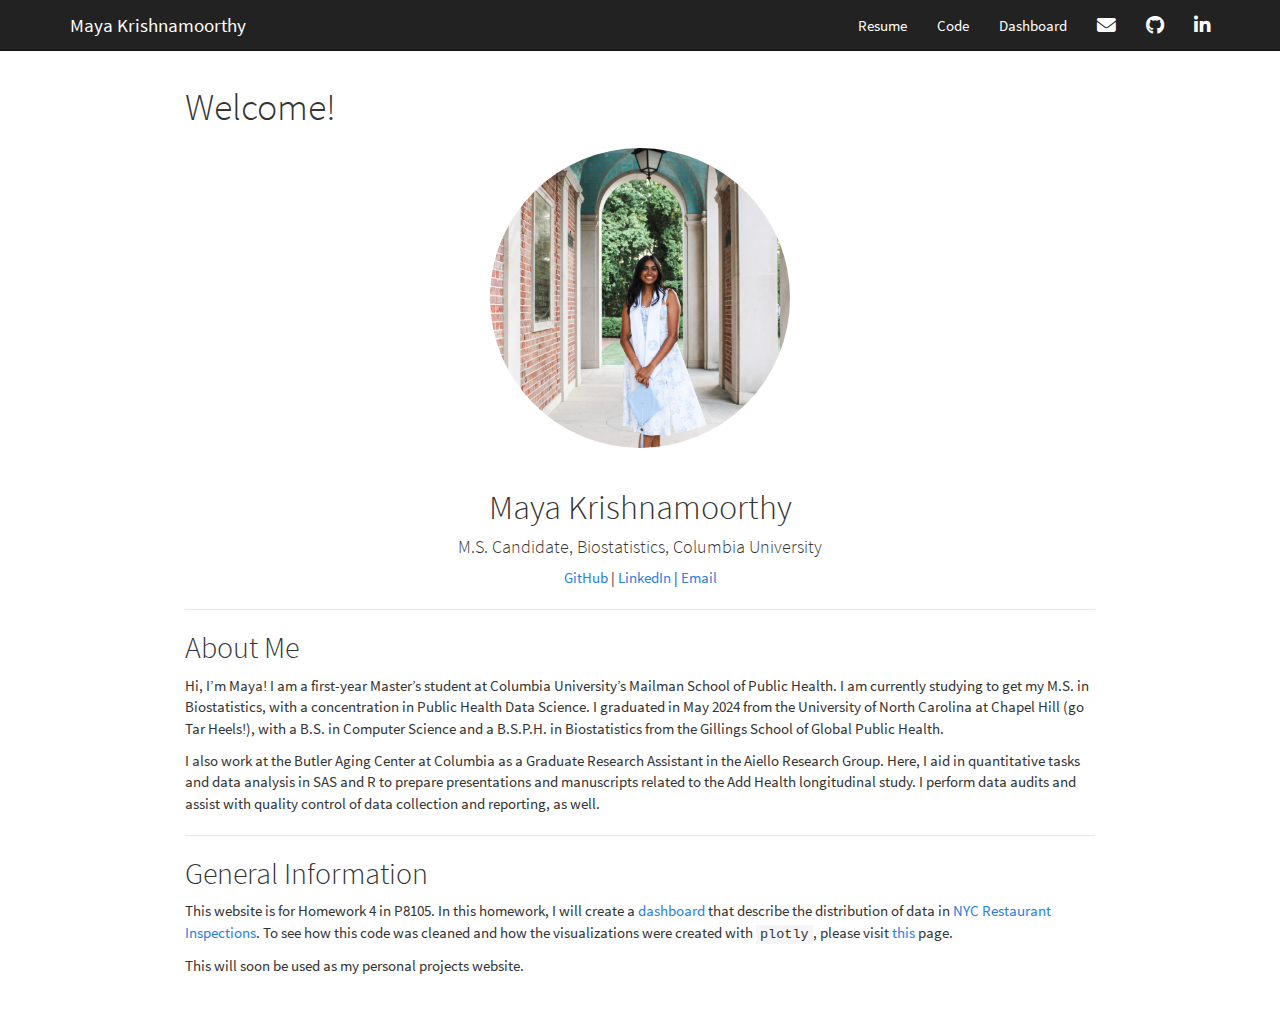
<file: index.html>
<!DOCTYPE html>

<html>

<head>

<meta charset="utf-8" />
<meta name="generator" content="pandoc" />
<meta http-equiv="X-UA-Compatible" content="IE=EDGE" />




<title>Welcome!</title>

<script src="site_libs/header-attrs-2.28/header-attrs.js"></script>
<script src="site_libs/jquery-3.6.0/jquery-3.6.0.min.js"></script>
<meta name="viewport" content="width=device-width, initial-scale=1" />
<link href="site_libs/bootstrap-3.3.5/css/cosmo.min.css" rel="stylesheet" />
<script src="site_libs/bootstrap-3.3.5/js/bootstrap.min.js"></script>
<script src="site_libs/bootstrap-3.3.5/shim/html5shiv.min.js"></script>
<script src="site_libs/bootstrap-3.3.5/shim/respond.min.js"></script>
<style>h1 {font-size: 34px;}
       h1.title {font-size: 38px;}
       h2 {font-size: 30px;}
       h3 {font-size: 24px;}
       h4 {font-size: 18px;}
       h5 {font-size: 16px;}
       h6 {font-size: 12px;}
       code {color: inherit; background-color: rgba(0, 0, 0, 0.04);}
       pre:not([class]) { background-color: white }</style>
<script src="site_libs/navigation-1.1/tabsets.js"></script>
<link href="site_libs/highlightjs-9.12.0/default.css" rel="stylesheet" />
<script src="site_libs/highlightjs-9.12.0/highlight.js"></script>
<link href="site_libs/font-awesome-6.4.2/css/all.min.css" rel="stylesheet" />
<link href="site_libs/font-awesome-6.4.2/css/v4-shims.min.css" rel="stylesheet" />

<style type="text/css">
  code{white-space: pre-wrap;}
  span.smallcaps{font-variant: small-caps;}
  span.underline{text-decoration: underline;}
  div.column{display: inline-block; vertical-align: top; width: 50%;}
  div.hanging-indent{margin-left: 1.5em; text-indent: -1.5em;}
  ul.task-list{list-style: none;}
    </style>

<style type="text/css">code{white-space: pre;}</style>
<script type="text/javascript">
if (window.hljs) {
  hljs.configure({languages: []});
  hljs.initHighlightingOnLoad();
  if (document.readyState && document.readyState === "complete") {
    window.setTimeout(function() { hljs.initHighlighting(); }, 0);
  }
}
</script>









<style type = "text/css">
.main-container {
  max-width: 940px;
  margin-left: auto;
  margin-right: auto;
}
img {
  max-width:100%;
}
.tabbed-pane {
  padding-top: 12px;
}
.html-widget {
  margin-bottom: 20px;
}
button.code-folding-btn:focus {
  outline: none;
}
summary {
  display: list-item;
}
details > summary > p:only-child {
  display: inline;
}
pre code {
  padding: 0;
}
</style>


<style type="text/css">
.dropdown-submenu {
  position: relative;
}
.dropdown-submenu>.dropdown-menu {
  top: 0;
  left: 100%;
  margin-top: -6px;
  margin-left: -1px;
  border-radius: 0 6px 6px 6px;
}
.dropdown-submenu:hover>.dropdown-menu {
  display: block;
}
.dropdown-submenu>a:after {
  display: block;
  content: " ";
  float: right;
  width: 0;
  height: 0;
  border-color: transparent;
  border-style: solid;
  border-width: 5px 0 5px 5px;
  border-left-color: #cccccc;
  margin-top: 5px;
  margin-right: -10px;
}
.dropdown-submenu:hover>a:after {
  border-left-color: #adb5bd;
}
.dropdown-submenu.pull-left {
  float: none;
}
.dropdown-submenu.pull-left>.dropdown-menu {
  left: -100%;
  margin-left: 10px;
  border-radius: 6px 0 6px 6px;
}
</style>

<script type="text/javascript">
// manage active state of menu based on current page
$(document).ready(function () {
  // active menu anchor
  href = window.location.pathname
  href = href.substr(href.lastIndexOf('/') + 1)
  if (href === "")
    href = "index.html";
  var menuAnchor = $('a[href="' + href + '"]');

  // mark the anchor link active (and if it's in a dropdown, also mark that active)
  var dropdown = menuAnchor.closest('li.dropdown');
  if (window.bootstrap) { // Bootstrap 4+
    menuAnchor.addClass('active');
    dropdown.find('> .dropdown-toggle').addClass('active');
  } else { // Bootstrap 3
    menuAnchor.parent().addClass('active');
    dropdown.addClass('active');
  }

  // Navbar adjustments
  var navHeight = $(".navbar").first().height() + 15;
  var style = document.createElement('style');
  var pt = "padding-top: " + navHeight + "px; ";
  var mt = "margin-top: -" + navHeight + "px; ";
  var css = "";
  // offset scroll position for anchor links (for fixed navbar)
  for (var i = 1; i <= 6; i++) {
    css += ".section h" + i + "{ " + pt + mt + "}\n";
  }
  style.innerHTML = "body {" + pt + "padding-bottom: 40px; }\n" + css;
  document.head.appendChild(style);
});
</script>

<!-- tabsets -->

<style type="text/css">
.tabset-dropdown > .nav-tabs {
  display: inline-table;
  max-height: 500px;
  min-height: 44px;
  overflow-y: auto;
  border: 1px solid #ddd;
  border-radius: 4px;
}

.tabset-dropdown > .nav-tabs > li.active:before, .tabset-dropdown > .nav-tabs.nav-tabs-open:before {
  content: "\e259";
  font-family: 'Glyphicons Halflings';
  display: inline-block;
  padding: 10px;
  border-right: 1px solid #ddd;
}

.tabset-dropdown > .nav-tabs.nav-tabs-open > li.active:before {
  content: "\e258";
  font-family: 'Glyphicons Halflings';
  border: none;
}

.tabset-dropdown > .nav-tabs > li.active {
  display: block;
}

.tabset-dropdown > .nav-tabs > li > a,
.tabset-dropdown > .nav-tabs > li > a:focus,
.tabset-dropdown > .nav-tabs > li > a:hover {
  border: none;
  display: inline-block;
  border-radius: 4px;
  background-color: transparent;
}

.tabset-dropdown > .nav-tabs.nav-tabs-open > li {
  display: block;
  float: none;
}

.tabset-dropdown > .nav-tabs > li {
  display: none;
}
</style>

<!-- code folding -->




</head>

<body>


<div class="container-fluid main-container">




<div class="navbar navbar-default  navbar-fixed-top" role="navigation">
  <div class="container">
    <div class="navbar-header">
      <button type="button" class="navbar-toggle collapsed" data-toggle="collapse" data-bs-toggle="collapse" data-target="#navbar" data-bs-target="#navbar">
        <span class="icon-bar"></span>
        <span class="icon-bar"></span>
        <span class="icon-bar"></span>
      </button>
      <a class="navbar-brand" href="index.html">Maya Krishnamoorthy</a>
    </div>
    <div id="navbar" class="navbar-collapse collapse">
      <ul class="nav navbar-nav">
        
      </ul>
      <ul class="nav navbar-nav navbar-right">
        <li>
  <a href="about.html">Resume</a>
</li>
<li>
  <a href="data_cleaning.html">Code</a>
</li>
<li>
  <a href="plots.html">Dashboard</a>
</li>
<li>
  <a href="mailto:&lt;mk4995@cumc.columbia.edu&gt;">
    <span class="fa fa-envelope fa-lg"></span>
     
  </a>
</li>
<li>
  <a href="http://github.com/mayakrish85/">
    <span class="fa fa-github fa-lg"></span>
     
  </a>
</li>
<li>
  <a href="https://www.linkedin.com/in/mayakrishn/">
    <span class="fa fa-linkedin fa-lg"></span>
     
  </a>
</li>
      </ul>
    </div><!--/.nav-collapse -->
  </div><!--/.container -->
</div><!--/.navbar -->

<div id="header">



<h1 class="title toc-ignore">Welcome!</h1>

</div>


<!-- Profile Picture Section -->
<div style="text-align: center; margin-top: 20px;">
<p><img src="images/profile_picture.jpg" 
       style="width: 300px; height: 300px; border-radius: 50%; object-fit: cover; margin-bottom: 20px;" 
       alt="Profile Picture"></p>
</div>
<!-- Header Section -->
<div style="text-align: center; margin-top: 10px;">
<h1>
Maya Krishnamoorthy
</h1>
<h4>
M.S. Candidate, Biostatistics, Columbia University
</h4>
<p>
<a href="https://github.com/mayakrish85">GitHub</a> |
<a href="https://www.linkedin.com/in/mayakrishn/">LinkedIn</a> |
<a href="mk4995@cumc.columbia.edu">Email</a>
</p>
</div>
<hr />
<div id="about-me" class="section level2">
<h2>About Me</h2>
<p>Hi, I’m Maya! I am a first-year Master’s student at Columbia
University’s Mailman School of Public Health. I am currently studying to
get my M.S. in Biostatistics, with a concentration in Public Health Data
Science. I graduated in May 2024 from the University of North Carolina
at Chapel Hill (go Tar Heels!), with a B.S. in Computer Science and a
B.S.P.H. in Biostatistics from the Gillings School of Global Public
Health.</p>
<p>I also work at the Butler Aging Center at Columbia as a Graduate
Research Assistant in the Aiello Research Group. Here, I aid in
quantitative tasks and data analysis in SAS and R to prepare
presentations and manuscripts related to the Add Health longitudinal
study. I perform data audits and assist with quality control of data
collection and reporting, as well.</p>
<hr />
</div>
<div id="general-information" class="section level2">
<h2>General Information</h2>
<p>This website is for Homework 4 in P8105. In this homework, I will
create a <a href="plots.html">dashboard</a> that describe the
distribution of data in <a
href="https://p8105.com/dataset_restaurant_inspections.html">NYC
Restaurant Inspections</a>. To see how this code was cleaned and how the
visualizations were created with <code>plotly</code>, please visit <a
href="data_cleaning.html">this</a> page.</p>
<p>This will soon be used as my personal projects website.</p>
</div>




</div>

<script>

// add bootstrap table styles to pandoc tables
function bootstrapStylePandocTables() {
  $('tr.odd').parent('tbody').parent('table').addClass('table table-condensed');
}
$(document).ready(function () {
  bootstrapStylePandocTables();
});


</script>

<!-- tabsets -->

<script>
$(document).ready(function () {
  window.buildTabsets("TOC");
});

$(document).ready(function () {
  $('.tabset-dropdown > .nav-tabs > li').click(function () {
    $(this).parent().toggleClass('nav-tabs-open');
  });
});
</script>

<!-- code folding -->


<!-- dynamically load mathjax for compatibility with self-contained -->
<script>
  (function () {
    var script = document.createElement("script");
    script.type = "text/javascript";
    script.src  = "https://mathjax.rstudio.com/latest/MathJax.js?config=TeX-AMS-MML_HTMLorMML";
    document.getElementsByTagName("head")[0].appendChild(script);
  })();
</script>

</body>
</html>
</file>
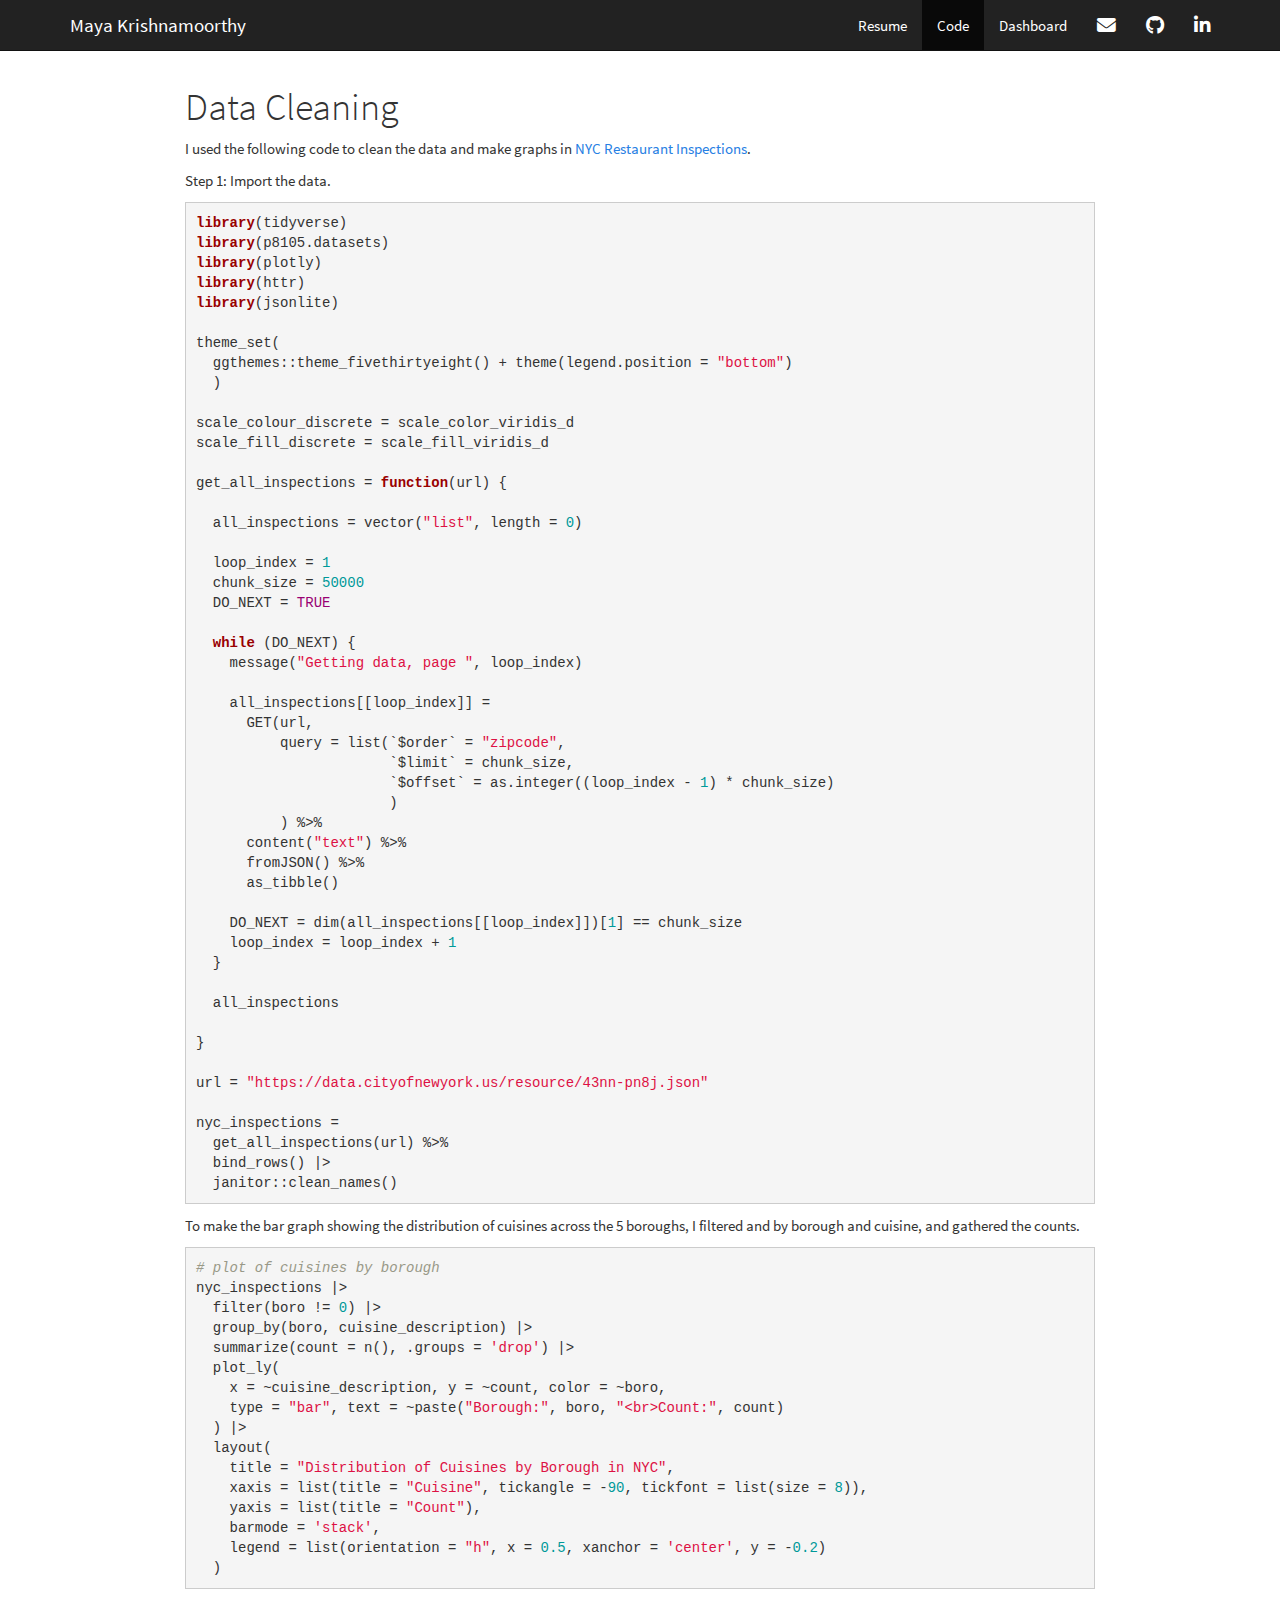
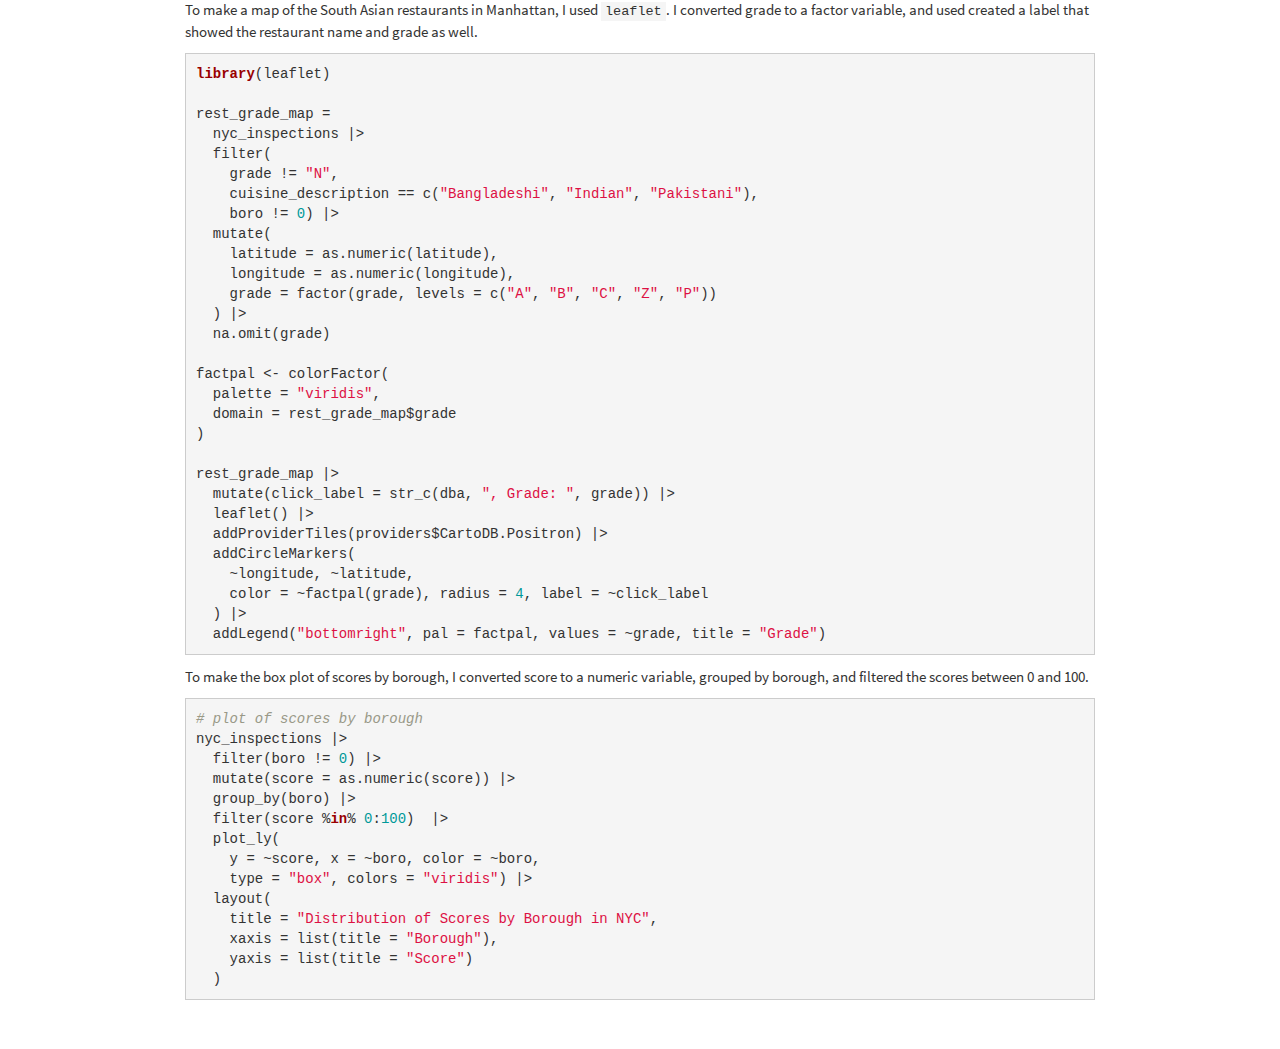
<file: data_cleaning.html>
<!DOCTYPE html>

<html>

<head>

<meta charset="utf-8" />
<meta name="generator" content="pandoc" />
<meta http-equiv="X-UA-Compatible" content="IE=EDGE" />




<title>Data Cleaning</title>

<script src="site_libs/header-attrs-2.28/header-attrs.js"></script>
<script src="site_libs/jquery-3.6.0/jquery-3.6.0.min.js"></script>
<meta name="viewport" content="width=device-width, initial-scale=1" />
<link href="site_libs/bootstrap-3.3.5/css/cosmo.min.css" rel="stylesheet" />
<script src="site_libs/bootstrap-3.3.5/js/bootstrap.min.js"></script>
<script src="site_libs/bootstrap-3.3.5/shim/html5shiv.min.js"></script>
<script src="site_libs/bootstrap-3.3.5/shim/respond.min.js"></script>
<style>h1 {font-size: 34px;}
       h1.title {font-size: 38px;}
       h2 {font-size: 30px;}
       h3 {font-size: 24px;}
       h4 {font-size: 18px;}
       h5 {font-size: 16px;}
       h6 {font-size: 12px;}
       code {color: inherit; background-color: rgba(0, 0, 0, 0.04);}
       pre:not([class]) { background-color: white }</style>
<script src="site_libs/navigation-1.1/tabsets.js"></script>
<link href="site_libs/highlightjs-9.12.0/default.css" rel="stylesheet" />
<script src="site_libs/highlightjs-9.12.0/highlight.js"></script>
<link href="site_libs/font-awesome-6.4.2/css/all.min.css" rel="stylesheet" />
<link href="site_libs/font-awesome-6.4.2/css/v4-shims.min.css" rel="stylesheet" />

<style type="text/css">
  code{white-space: pre-wrap;}
  span.smallcaps{font-variant: small-caps;}
  span.underline{text-decoration: underline;}
  div.column{display: inline-block; vertical-align: top; width: 50%;}
  div.hanging-indent{margin-left: 1.5em; text-indent: -1.5em;}
  ul.task-list{list-style: none;}
    </style>

<style type="text/css">code{white-space: pre;}</style>
<script type="text/javascript">
if (window.hljs) {
  hljs.configure({languages: []});
  hljs.initHighlightingOnLoad();
  if (document.readyState && document.readyState === "complete") {
    window.setTimeout(function() { hljs.initHighlighting(); }, 0);
  }
}
</script>









<style type = "text/css">
.main-container {
  max-width: 940px;
  margin-left: auto;
  margin-right: auto;
}
img {
  max-width:100%;
}
.tabbed-pane {
  padding-top: 12px;
}
.html-widget {
  margin-bottom: 20px;
}
button.code-folding-btn:focus {
  outline: none;
}
summary {
  display: list-item;
}
details > summary > p:only-child {
  display: inline;
}
pre code {
  padding: 0;
}
</style>


<style type="text/css">
.dropdown-submenu {
  position: relative;
}
.dropdown-submenu>.dropdown-menu {
  top: 0;
  left: 100%;
  margin-top: -6px;
  margin-left: -1px;
  border-radius: 0 6px 6px 6px;
}
.dropdown-submenu:hover>.dropdown-menu {
  display: block;
}
.dropdown-submenu>a:after {
  display: block;
  content: " ";
  float: right;
  width: 0;
  height: 0;
  border-color: transparent;
  border-style: solid;
  border-width: 5px 0 5px 5px;
  border-left-color: #cccccc;
  margin-top: 5px;
  margin-right: -10px;
}
.dropdown-submenu:hover>a:after {
  border-left-color: #adb5bd;
}
.dropdown-submenu.pull-left {
  float: none;
}
.dropdown-submenu.pull-left>.dropdown-menu {
  left: -100%;
  margin-left: 10px;
  border-radius: 6px 0 6px 6px;
}
</style>

<script type="text/javascript">
// manage active state of menu based on current page
$(document).ready(function () {
  // active menu anchor
  href = window.location.pathname
  href = href.substr(href.lastIndexOf('/') + 1)
  if (href === "")
    href = "index.html";
  var menuAnchor = $('a[href="' + href + '"]');

  // mark the anchor link active (and if it's in a dropdown, also mark that active)
  var dropdown = menuAnchor.closest('li.dropdown');
  if (window.bootstrap) { // Bootstrap 4+
    menuAnchor.addClass('active');
    dropdown.find('> .dropdown-toggle').addClass('active');
  } else { // Bootstrap 3
    menuAnchor.parent().addClass('active');
    dropdown.addClass('active');
  }

  // Navbar adjustments
  var navHeight = $(".navbar").first().height() + 15;
  var style = document.createElement('style');
  var pt = "padding-top: " + navHeight + "px; ";
  var mt = "margin-top: -" + navHeight + "px; ";
  var css = "";
  // offset scroll position for anchor links (for fixed navbar)
  for (var i = 1; i <= 6; i++) {
    css += ".section h" + i + "{ " + pt + mt + "}\n";
  }
  style.innerHTML = "body {" + pt + "padding-bottom: 40px; }\n" + css;
  document.head.appendChild(style);
});
</script>

<!-- tabsets -->

<style type="text/css">
.tabset-dropdown > .nav-tabs {
  display: inline-table;
  max-height: 500px;
  min-height: 44px;
  overflow-y: auto;
  border: 1px solid #ddd;
  border-radius: 4px;
}

.tabset-dropdown > .nav-tabs > li.active:before, .tabset-dropdown > .nav-tabs.nav-tabs-open:before {
  content: "\e259";
  font-family: 'Glyphicons Halflings';
  display: inline-block;
  padding: 10px;
  border-right: 1px solid #ddd;
}

.tabset-dropdown > .nav-tabs.nav-tabs-open > li.active:before {
  content: "\e258";
  font-family: 'Glyphicons Halflings';
  border: none;
}

.tabset-dropdown > .nav-tabs > li.active {
  display: block;
}

.tabset-dropdown > .nav-tabs > li > a,
.tabset-dropdown > .nav-tabs > li > a:focus,
.tabset-dropdown > .nav-tabs > li > a:hover {
  border: none;
  display: inline-block;
  border-radius: 4px;
  background-color: transparent;
}

.tabset-dropdown > .nav-tabs.nav-tabs-open > li {
  display: block;
  float: none;
}

.tabset-dropdown > .nav-tabs > li {
  display: none;
}
</style>

<!-- code folding -->




</head>

<body>


<div class="container-fluid main-container">




<div class="navbar navbar-default  navbar-fixed-top" role="navigation">
  <div class="container">
    <div class="navbar-header">
      <button type="button" class="navbar-toggle collapsed" data-toggle="collapse" data-bs-toggle="collapse" data-target="#navbar" data-bs-target="#navbar">
        <span class="icon-bar"></span>
        <span class="icon-bar"></span>
        <span class="icon-bar"></span>
      </button>
      <a class="navbar-brand" href="index.html">Maya Krishnamoorthy</a>
    </div>
    <div id="navbar" class="navbar-collapse collapse">
      <ul class="nav navbar-nav">
        
      </ul>
      <ul class="nav navbar-nav navbar-right">
        <li>
  <a href="about.html">Resume</a>
</li>
<li>
  <a href="data_cleaning.html">Code</a>
</li>
<li>
  <a href="plots.html">Dashboard</a>
</li>
<li>
  <a href="mailto:&lt;mk4995@cumc.columbia.edu&gt;">
    <span class="fa fa-envelope fa-lg"></span>
     
  </a>
</li>
<li>
  <a href="http://github.com/mayakrish85/">
    <span class="fa fa-github fa-lg"></span>
     
  </a>
</li>
<li>
  <a href="https://www.linkedin.com/in/mayakrishn/">
    <span class="fa fa-linkedin fa-lg"></span>
     
  </a>
</li>
      </ul>
    </div><!--/.nav-collapse -->
  </div><!--/.container -->
</div><!--/.navbar -->

<div id="header">



<h1 class="title toc-ignore">Data Cleaning</h1>

</div>


<p>I used the following code to clean the data and make graphs in <a
href="https://p8105.com/dataset_restaurant_inspections.html">NYC
Restaurant Inspections</a>.</p>
<p>Step 1: Import the data.</p>
<pre class="r"><code>library(tidyverse)
library(p8105.datasets)
library(plotly)
library(httr)
library(jsonlite)

theme_set(
  ggthemes::theme_fivethirtyeight() + theme(legend.position = &quot;bottom&quot;)
  )

scale_colour_discrete = scale_color_viridis_d
scale_fill_discrete = scale_fill_viridis_d

get_all_inspections = function(url) {
  
  all_inspections = vector(&quot;list&quot;, length = 0)
  
  loop_index = 1
  chunk_size = 50000
  DO_NEXT = TRUE
  
  while (DO_NEXT) {
    message(&quot;Getting data, page &quot;, loop_index)
    
    all_inspections[[loop_index]] = 
      GET(url,
          query = list(`$order` = &quot;zipcode&quot;,
                       `$limit` = chunk_size,
                       `$offset` = as.integer((loop_index - 1) * chunk_size)
                       )
          ) %&gt;%
      content(&quot;text&quot;) %&gt;%
      fromJSON() %&gt;%
      as_tibble()
    
    DO_NEXT = dim(all_inspections[[loop_index]])[1] == chunk_size
    loop_index = loop_index + 1
  }
  
  all_inspections
  
}

url = &quot;https://data.cityofnewyork.us/resource/43nn-pn8j.json&quot;

nyc_inspections = 
  get_all_inspections(url) %&gt;%
  bind_rows() |&gt; 
  janitor::clean_names()</code></pre>
<p>To make the bar graph showing the distribution of cuisines across the
5 boroughs, I filtered and by borough and cuisine, and gathered the
counts.</p>
<pre class="r"><code># plot of cuisines by borough
nyc_inspections |&gt; 
  filter(boro != 0) |&gt; 
  group_by(boro, cuisine_description) |&gt; 
  summarize(count = n(), .groups = &#39;drop&#39;) |&gt; 
  plot_ly(
    x = ~cuisine_description, y = ~count, color = ~boro,
    type = &quot;bar&quot;, text = ~paste(&quot;Borough:&quot;, boro, &quot;&lt;br&gt;Count:&quot;, count)
  ) |&gt; 
  layout(
    title = &quot;Distribution of Cuisines by Borough in NYC&quot;,
    xaxis = list(title = &quot;Cuisine&quot;, tickangle = -90, tickfont = list(size = 8)),
    yaxis = list(title = &quot;Count&quot;),
    barmode = &#39;stack&#39;,
    legend = list(orientation = &quot;h&quot;, x = 0.5, xanchor = &#39;center&#39;, y = -0.2)
  )</code></pre>
<p>To make a map of the South Asian restaurants in Manhattan, I used
<code>leaflet</code>. I converted grade to a factor variable, and used
created a label that showed the restaurant name and grade as well.</p>
<pre class="r"><code>library(leaflet)

rest_grade_map = 
  nyc_inspections |&gt; 
  filter(
    grade != &quot;N&quot;,
    cuisine_description == c(&quot;Bangladeshi&quot;, &quot;Indian&quot;, &quot;Pakistani&quot;),
    boro != 0) |&gt; 
  mutate(
    latitude = as.numeric(latitude),
    longitude = as.numeric(longitude),
    grade = factor(grade, levels = c(&quot;A&quot;, &quot;B&quot;, &quot;C&quot;, &quot;Z&quot;, &quot;P&quot;))
  ) |&gt; 
  na.omit(grade)

factpal &lt;- colorFactor(
  palette = &quot;viridis&quot;,
  domain = rest_grade_map$grade
)

rest_grade_map |&gt; 
  mutate(click_label = str_c(dba, &quot;, Grade: &quot;, grade)) |&gt; 
  leaflet() |&gt; 
  addProviderTiles(providers$CartoDB.Positron) |&gt; 
  addCircleMarkers(
    ~longitude, ~latitude,
    color = ~factpal(grade), radius = 4, label = ~click_label
  ) |&gt; 
  addLegend(&quot;bottomright&quot;, pal = factpal, values = ~grade, title = &quot;Grade&quot;)</code></pre>
<p>To make the box plot of scores by borough, I converted score to a
numeric variable, grouped by borough, and filtered the scores between 0
and 100.</p>
<pre class="r"><code># plot of scores by borough
nyc_inspections |&gt; 
  filter(boro != 0) |&gt; 
  mutate(score = as.numeric(score)) |&gt; 
  group_by(boro) |&gt; 
  filter(score %in% 0:100)  |&gt; 
  plot_ly(
    y = ~score, x = ~boro, color = ~boro,
    type = &quot;box&quot;, colors = &quot;viridis&quot;) |&gt; 
  layout(
    title = &quot;Distribution of Scores by Borough in NYC&quot;,
    xaxis = list(title = &quot;Borough&quot;),
    yaxis = list(title = &quot;Score&quot;)
  )</code></pre>




</div>

<script>

// add bootstrap table styles to pandoc tables
function bootstrapStylePandocTables() {
  $('tr.odd').parent('tbody').parent('table').addClass('table table-condensed');
}
$(document).ready(function () {
  bootstrapStylePandocTables();
});


</script>

<!-- tabsets -->

<script>
$(document).ready(function () {
  window.buildTabsets("TOC");
});

$(document).ready(function () {
  $('.tabset-dropdown > .nav-tabs > li').click(function () {
    $(this).parent().toggleClass('nav-tabs-open');
  });
});
</script>

<!-- code folding -->


<!-- dynamically load mathjax for compatibility with self-contained -->
<script>
  (function () {
    var script = document.createElement("script");
    script.type = "text/javascript";
    script.src  = "https://mathjax.rstudio.com/latest/MathJax.js?config=TeX-AMS-MML_HTMLorMML";
    document.getElementsByTagName("head")[0].appendChild(script);
  })();
</script>

</body>
</html>
</file>
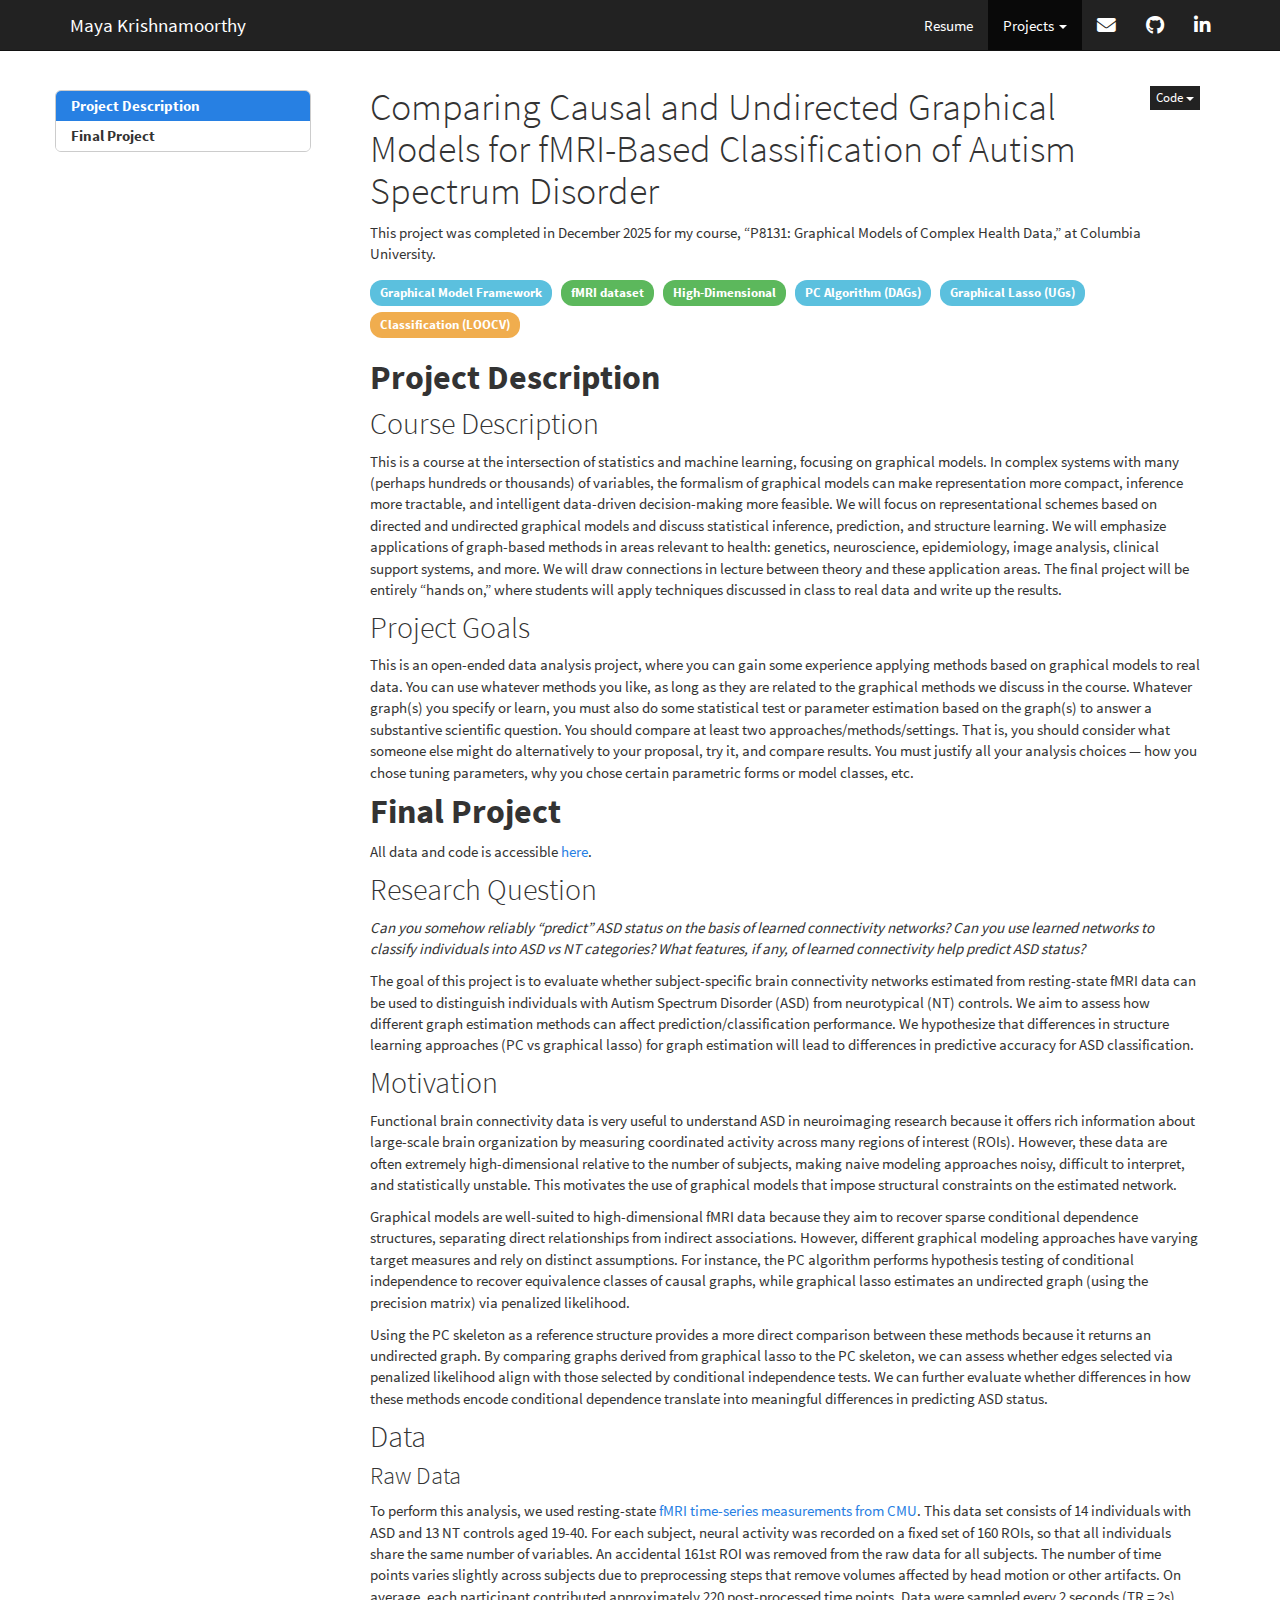
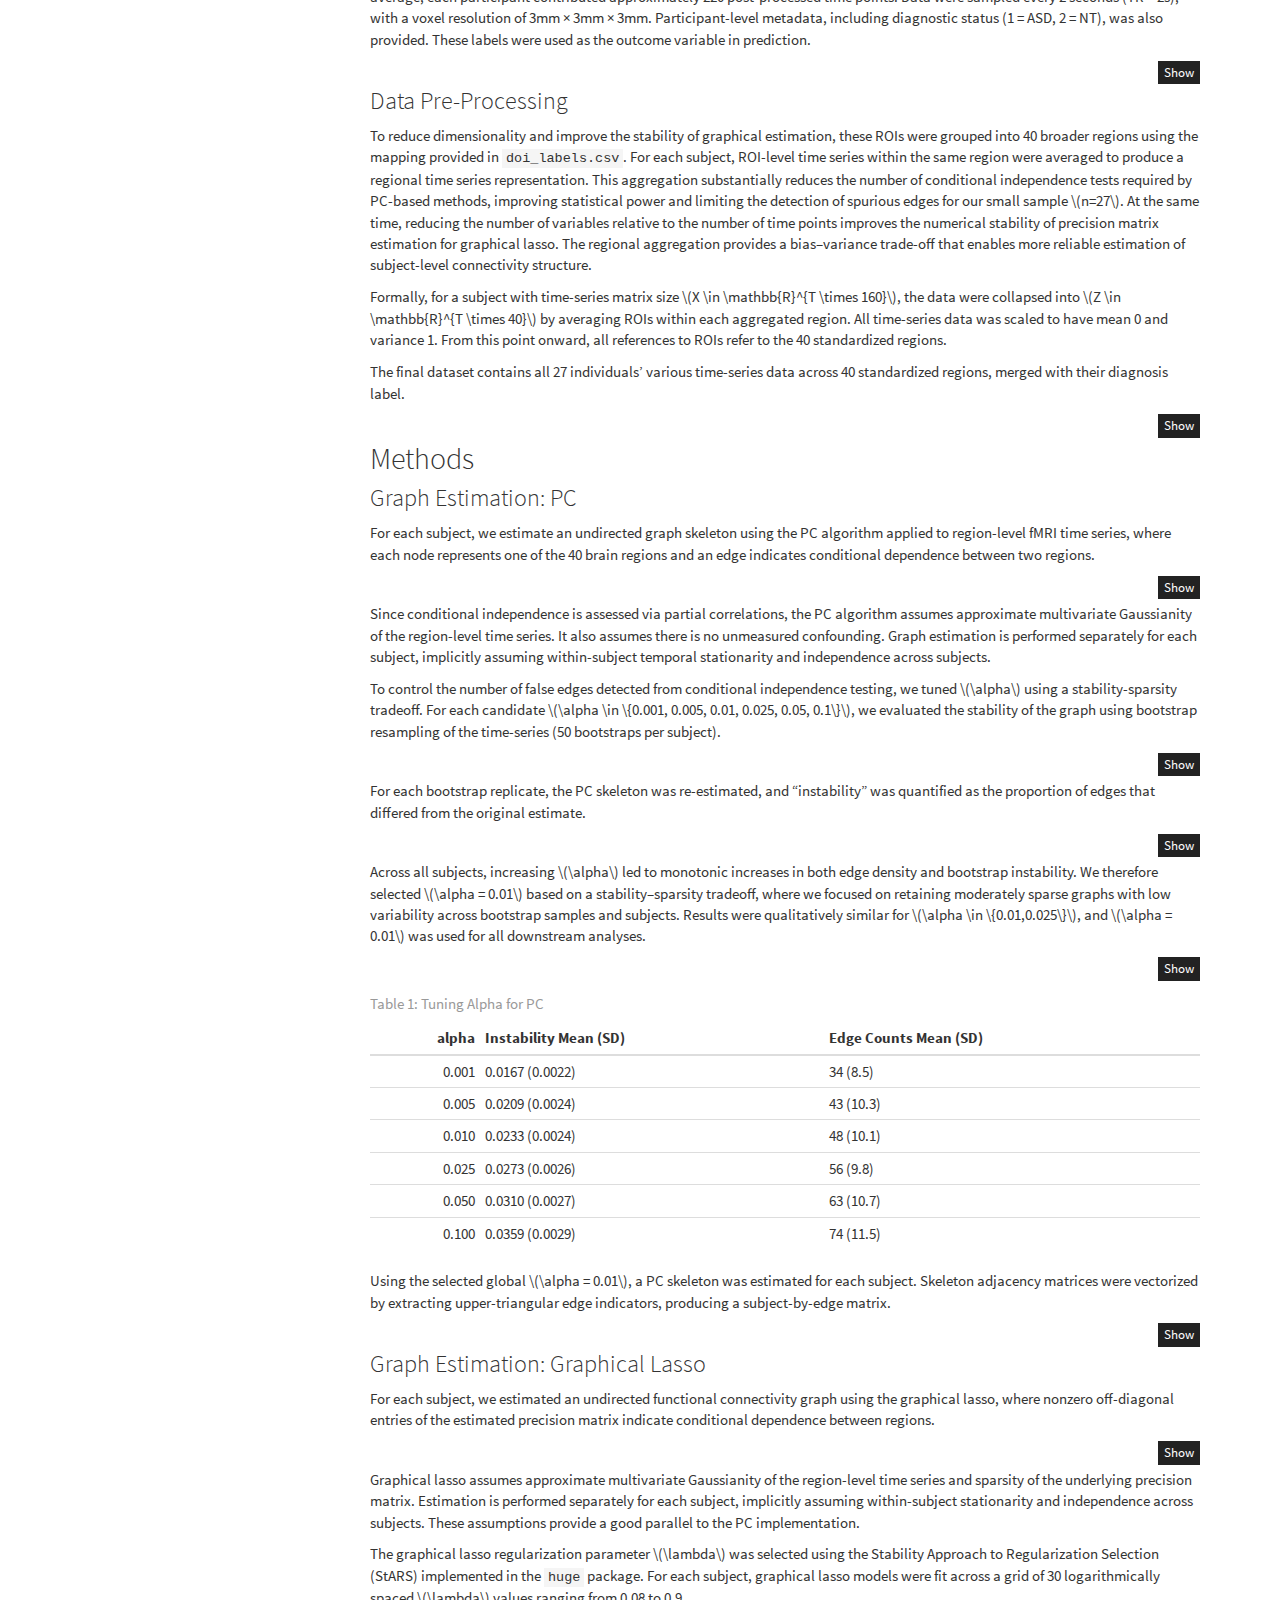
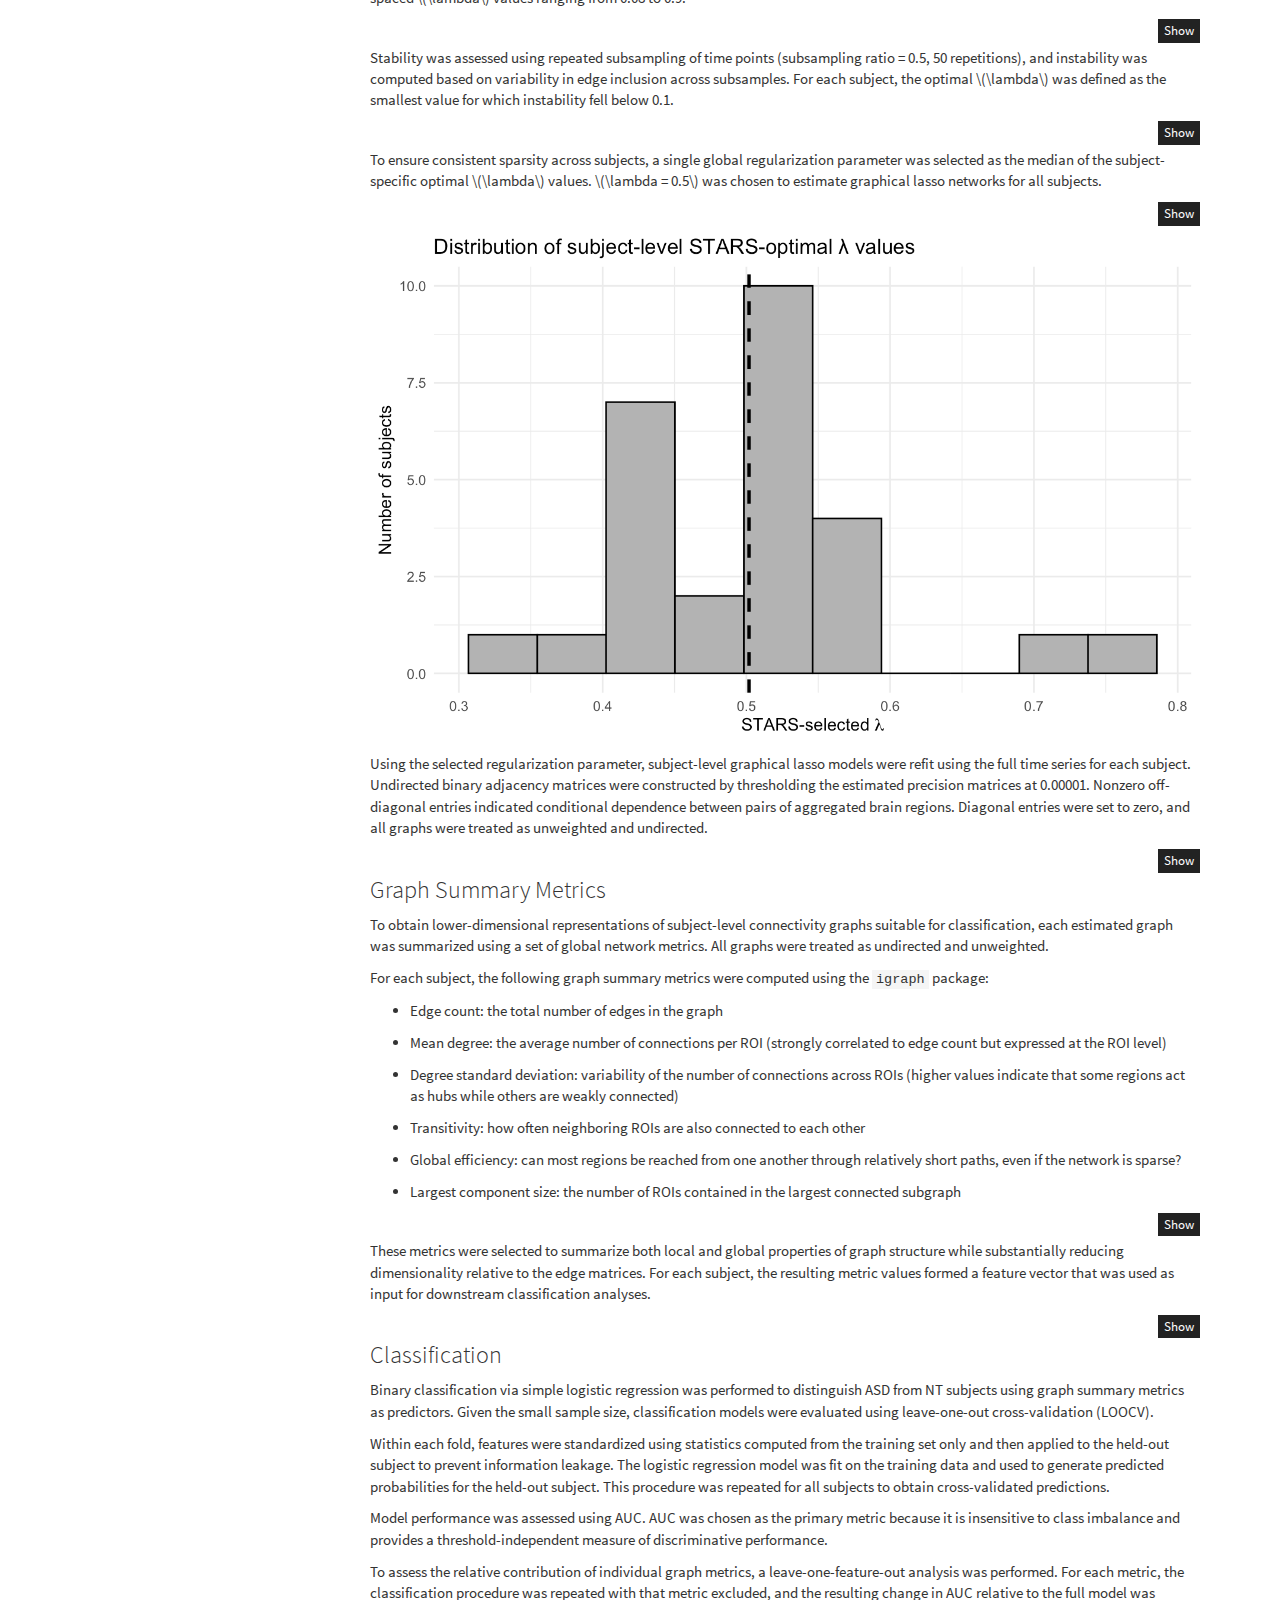
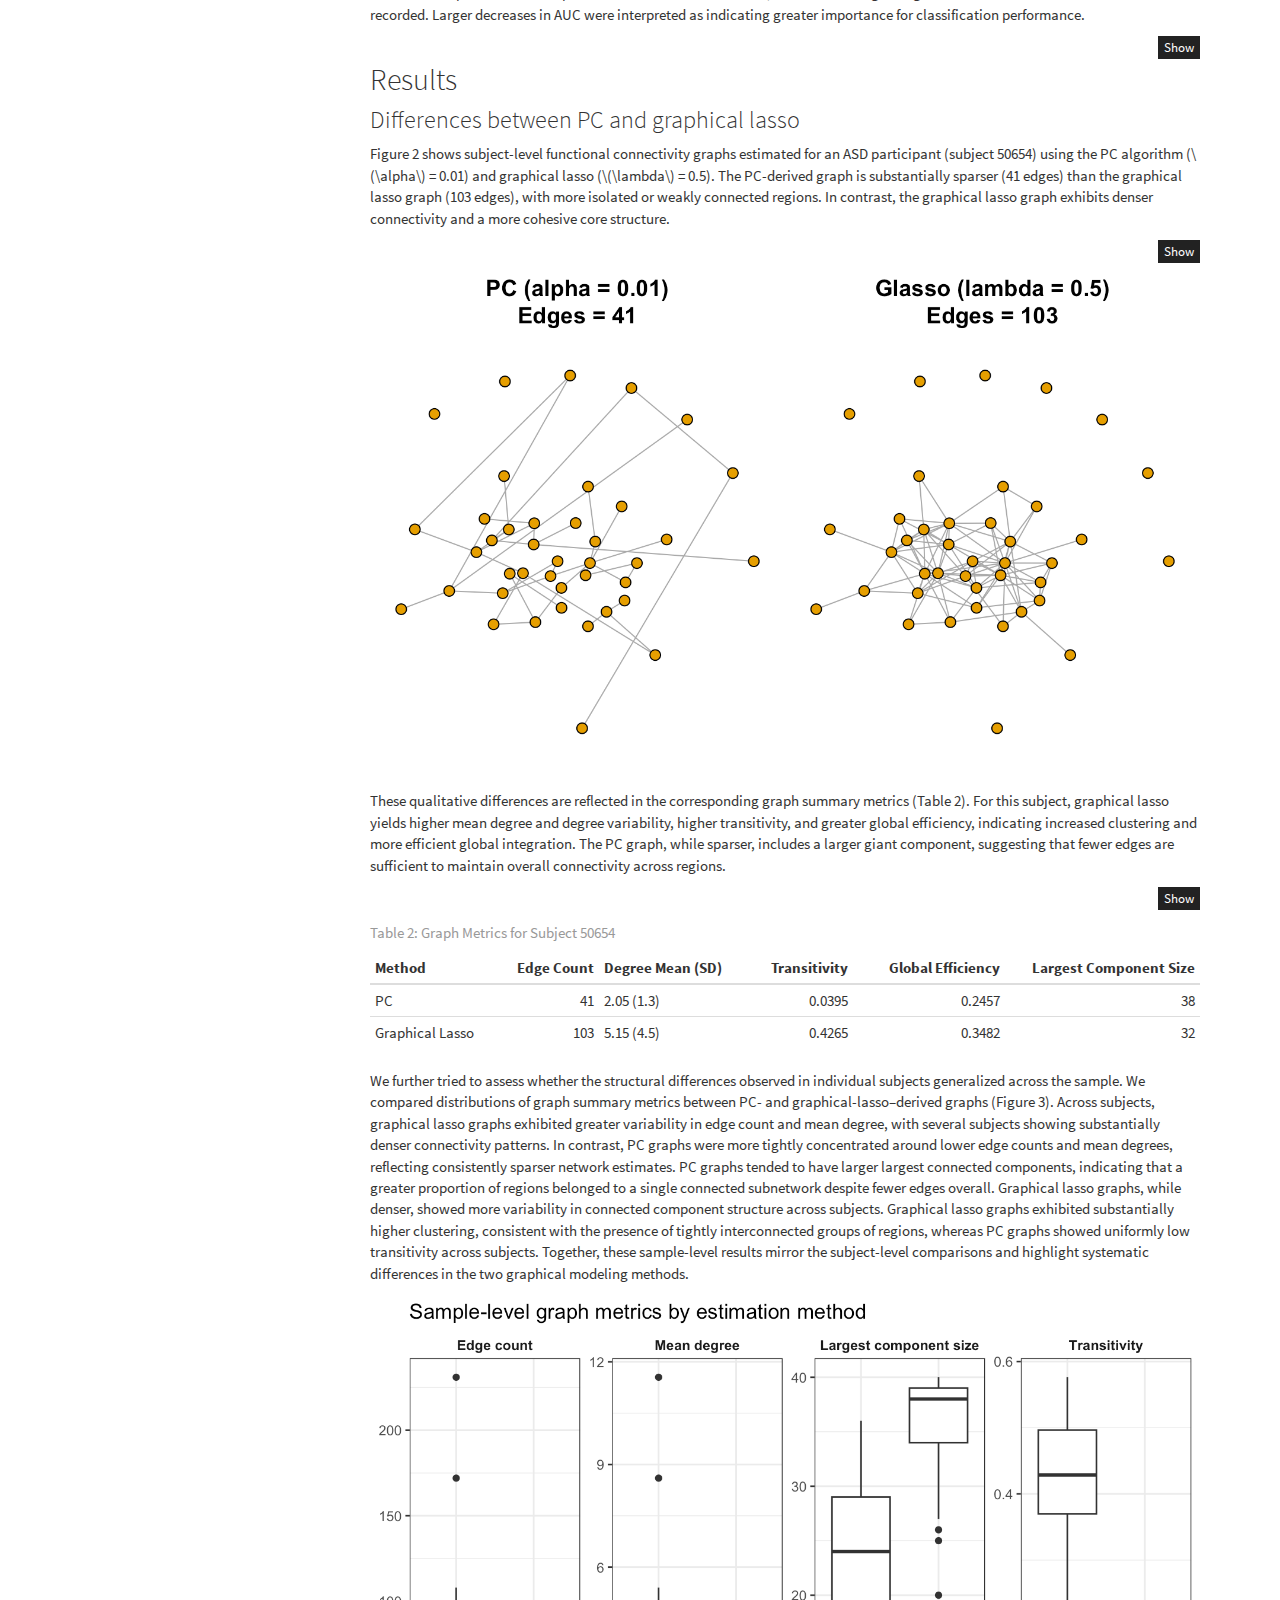
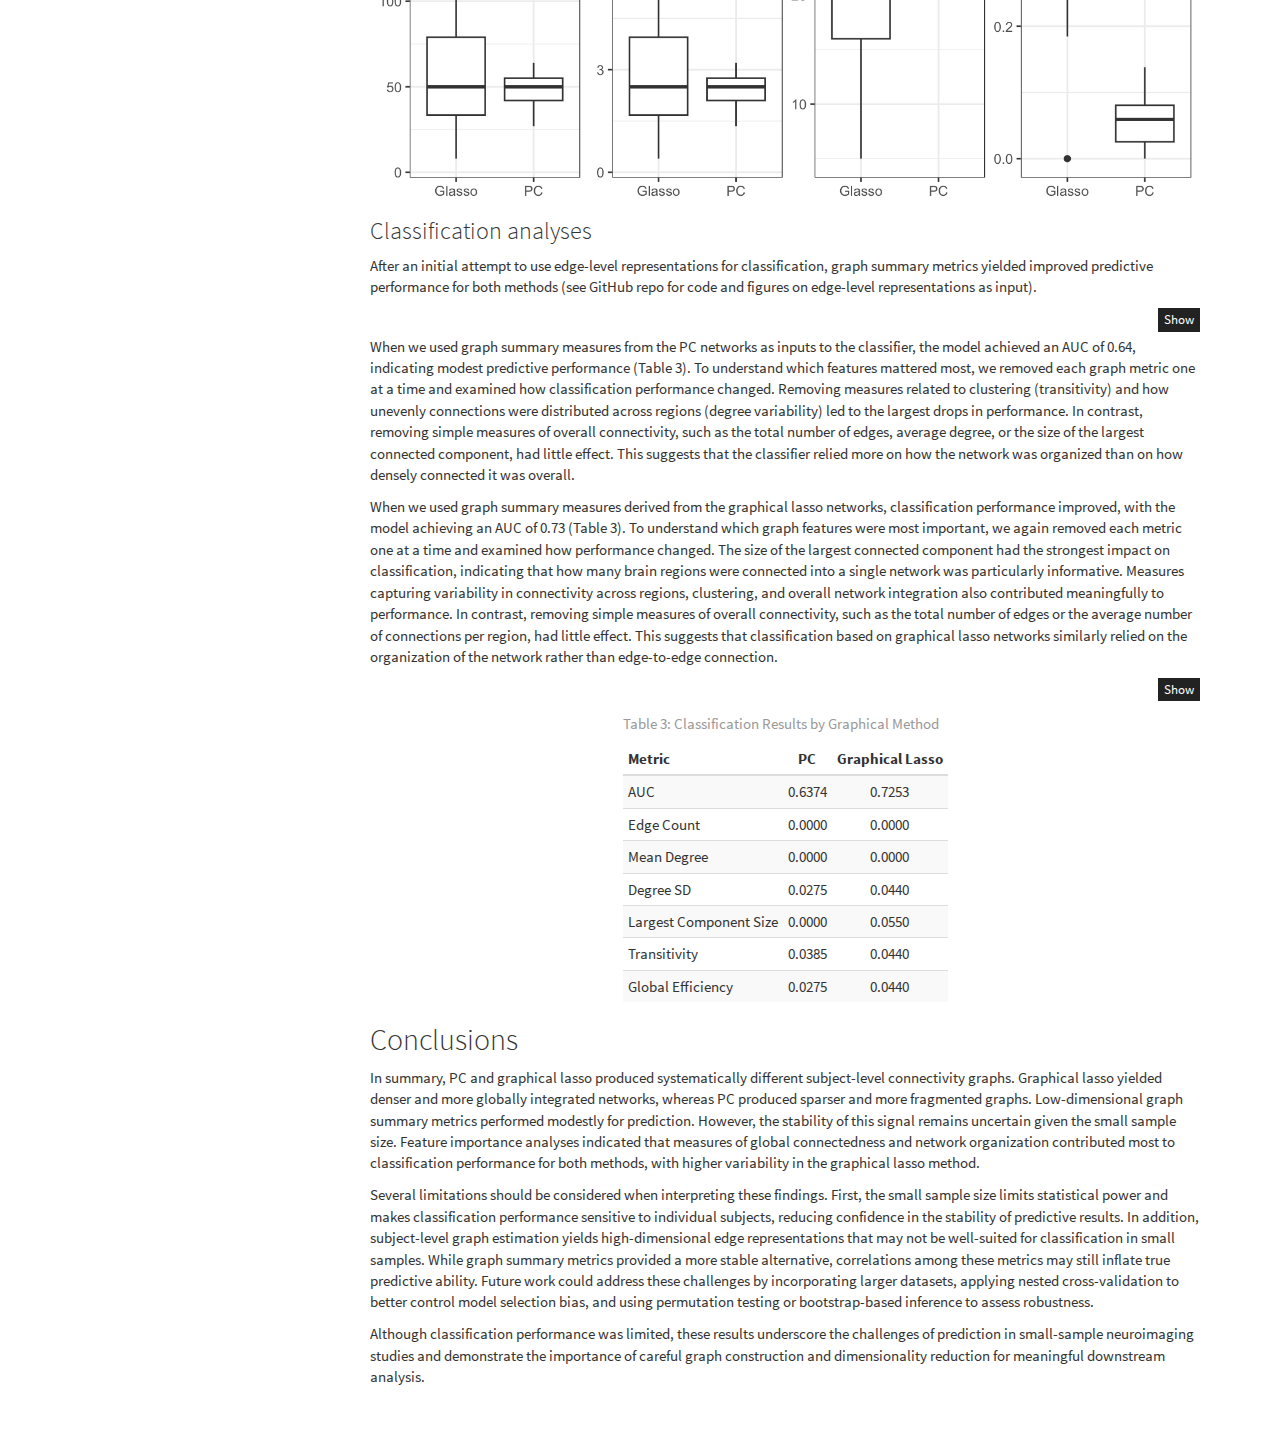
<file: graph_models.html>
<!DOCTYPE html>

<html>

<head>

<meta charset="utf-8" />
<meta name="generator" content="pandoc" />
<meta http-equiv="X-UA-Compatible" content="IE=EDGE" />




<title>Comparing Causal and Undirected Graphical Models for fMRI-Based Classification of Autism Spectrum Disorder</title>

<script src="site_libs/header-attrs-2.30/header-attrs.js"></script>
<script src="site_libs/jquery-3.6.0/jquery-3.6.0.min.js"></script>
<meta name="viewport" content="width=device-width, initial-scale=1" />
<link href="site_libs/bootstrap-3.3.5/css/cosmo.min.css" rel="stylesheet" />
<script src="site_libs/bootstrap-3.3.5/js/bootstrap.min.js"></script>
<script src="site_libs/bootstrap-3.3.5/shim/html5shiv.min.js"></script>
<script src="site_libs/bootstrap-3.3.5/shim/respond.min.js"></script>
<style>h1 {font-size: 34px;}
       h1.title {font-size: 38px;}
       h2 {font-size: 30px;}
       h3 {font-size: 24px;}
       h4 {font-size: 18px;}
       h5 {font-size: 16px;}
       h6 {font-size: 12px;}
       code {color: inherit; background-color: rgba(0, 0, 0, 0.04);}
       pre:not([class]) { background-color: white }</style>
<script src="site_libs/jqueryui-1.13.2/jquery-ui.min.js"></script>
<link href="site_libs/tocify-1.9.1/jquery.tocify.css" rel="stylesheet" />
<script src="site_libs/tocify-1.9.1/jquery.tocify.js"></script>
<script src="site_libs/navigation-1.1/tabsets.js"></script>
<script src="site_libs/navigation-1.1/codefolding.js"></script>
<link href="site_libs/highlightjs-9.12.0/default.css" rel="stylesheet" />
<script src="site_libs/highlightjs-9.12.0/highlight.js"></script>
<script src="site_libs/kePrint-0.0.1/kePrint.js"></script>
<link href="site_libs/lightable-0.0.1/lightable.css" rel="stylesheet" />
<link href="site_libs/font-awesome-6.5.2/css/all.min.css" rel="stylesheet" />
<link href="site_libs/font-awesome-6.5.2/css/v4-shims.min.css" rel="stylesheet" />

<style type="text/css">
  code{white-space: pre-wrap;}
  span.smallcaps{font-variant: small-caps;}
  span.underline{text-decoration: underline;}
  div.column{display: inline-block; vertical-align: top; width: 50%;}
  div.hanging-indent{margin-left: 1.5em; text-indent: -1.5em;}
  ul.task-list{list-style: none;}
    </style>

<style type="text/css">code{white-space: pre;}</style>
<script type="text/javascript">
if (window.hljs) {
  hljs.configure({languages: []});
  hljs.initHighlightingOnLoad();
  if (document.readyState && document.readyState === "complete") {
    window.setTimeout(function() { hljs.initHighlighting(); }, 0);
  }
}
</script>






<link rel="stylesheet" href="site.css" type="text/css" />



<style type = "text/css">
.main-container {
  max-width: 940px;
  margin-left: auto;
  margin-right: auto;
}
img {
  max-width:100%;
}
.tabbed-pane {
  padding-top: 12px;
}
.html-widget {
  margin-bottom: 20px;
}
button.code-folding-btn:focus {
  outline: none;
}
summary {
  display: list-item;
}
details > summary > p:only-child {
  display: inline;
}
pre code {
  padding: 0;
}
</style>


<style type="text/css">
.dropdown-submenu {
  position: relative;
}
.dropdown-submenu>.dropdown-menu {
  top: 0;
  left: 100%;
  margin-top: -6px;
  margin-left: -1px;
  border-radius: 0 6px 6px 6px;
}
.dropdown-submenu:hover>.dropdown-menu {
  display: block;
}
.dropdown-submenu>a:after {
  display: block;
  content: " ";
  float: right;
  width: 0;
  height: 0;
  border-color: transparent;
  border-style: solid;
  border-width: 5px 0 5px 5px;
  border-left-color: #cccccc;
  margin-top: 5px;
  margin-right: -10px;
}
.dropdown-submenu:hover>a:after {
  border-left-color: #adb5bd;
}
.dropdown-submenu.pull-left {
  float: none;
}
.dropdown-submenu.pull-left>.dropdown-menu {
  left: -100%;
  margin-left: 10px;
  border-radius: 6px 0 6px 6px;
}
</style>

<script type="text/javascript">
// manage active state of menu based on current page
$(document).ready(function () {
  // active menu anchor
  href = window.location.pathname
  href = href.substr(href.lastIndexOf('/') + 1)
  if (href === "")
    href = "index.html";
  var menuAnchor = $('a[href="' + href + '"]');

  // mark the anchor link active (and if it's in a dropdown, also mark that active)
  var dropdown = menuAnchor.closest('li.dropdown');
  if (window.bootstrap) { // Bootstrap 4+
    menuAnchor.addClass('active');
    dropdown.find('> .dropdown-toggle').addClass('active');
  } else { // Bootstrap 3
    menuAnchor.parent().addClass('active');
    dropdown.addClass('active');
  }

  // Navbar adjustments
  var navHeight = $(".navbar").first().height() + 15;
  var style = document.createElement('style');
  var pt = "padding-top: " + navHeight + "px; ";
  var mt = "margin-top: -" + navHeight + "px; ";
  var css = "";
  // offset scroll position for anchor links (for fixed navbar)
  for (var i = 1; i <= 6; i++) {
    css += ".section h" + i + "{ " + pt + mt + "}\n";
  }
  style.innerHTML = "body {" + pt + "padding-bottom: 40px; }\n" + css;
  document.head.appendChild(style);
});
</script>

<!-- tabsets -->

<style type="text/css">
.tabset-dropdown > .nav-tabs {
  display: inline-table;
  max-height: 500px;
  min-height: 44px;
  overflow-y: auto;
  border: 1px solid #ddd;
  border-radius: 4px;
}

.tabset-dropdown > .nav-tabs > li.active:before, .tabset-dropdown > .nav-tabs.nav-tabs-open:before {
  content: "\e259";
  font-family: 'Glyphicons Halflings';
  display: inline-block;
  padding: 10px;
  border-right: 1px solid #ddd;
}

.tabset-dropdown > .nav-tabs.nav-tabs-open > li.active:before {
  content: "\e258";
  font-family: 'Glyphicons Halflings';
  border: none;
}

.tabset-dropdown > .nav-tabs > li.active {
  display: block;
}

.tabset-dropdown > .nav-tabs > li > a,
.tabset-dropdown > .nav-tabs > li > a:focus,
.tabset-dropdown > .nav-tabs > li > a:hover {
  border: none;
  display: inline-block;
  border-radius: 4px;
  background-color: transparent;
}

.tabset-dropdown > .nav-tabs.nav-tabs-open > li {
  display: block;
  float: none;
}

.tabset-dropdown > .nav-tabs > li {
  display: none;
}
</style>

<!-- code folding -->
<style type="text/css">
.code-folding-btn { margin-bottom: 4px; }
</style>



<style type="text/css">

#TOC {
  margin: 25px 0px 20px 0px;
}
@media (max-width: 768px) {
#TOC {
  position: relative;
  width: 100%;
}
}

@media print {
.toc-content {
  /* see https://github.com/w3c/csswg-drafts/issues/4434 */
  float: right;
}
}

.toc-content {
  padding-left: 30px;
  padding-right: 40px;
}

div.main-container {
  max-width: 1200px;
}

div.tocify {
  width: 20%;
  max-width: 260px;
  max-height: 85%;
}

@media (min-width: 768px) and (max-width: 991px) {
  div.tocify {
    width: 25%;
  }
}

@media (max-width: 767px) {
  div.tocify {
    width: 100%;
    max-width: none;
  }
}

.tocify ul, .tocify li {
  line-height: 20px;
}

.tocify-subheader .tocify-item {
  font-size: 0.90em;
}

.tocify .list-group-item {
  border-radius: 0px;
}


</style>



</head>

<body>


<div class="container-fluid main-container">


<!-- setup 3col/9col grid for toc_float and main content  -->
<div class="row">
<div class="col-xs-12 col-sm-4 col-md-3">
<div id="TOC" class="tocify">
</div>
</div>

<div class="toc-content col-xs-12 col-sm-8 col-md-9">




<div class="navbar navbar-default  navbar-fixed-top" role="navigation">
  <div class="container">
    <div class="navbar-header">
      <button type="button" class="navbar-toggle collapsed" data-toggle="collapse" data-bs-toggle="collapse" data-target="#navbar" data-bs-target="#navbar">
        <span class="icon-bar"></span>
        <span class="icon-bar"></span>
        <span class="icon-bar"></span>
      </button>
      <a class="navbar-brand" href="index.html">Maya Krishnamoorthy</a>
    </div>
    <div id="navbar" class="navbar-collapse collapse">
      <ul class="nav navbar-nav">
        
      </ul>
      <ul class="nav navbar-nav navbar-right">
        <li>
  <a href="resume.html">Resume</a>
</li>
<li class="dropdown">
  <a href="#" class="dropdown-toggle" data-toggle="dropdown" role="button" data-bs-toggle="dropdown" aria-expanded="false">
    Projects
     
    <span class="caret"></span>
  </a>
  <ul class="dropdown-menu" role="menu">
    <li>
      <a href="graph_models.html">Using Graphical Models to Model fMRI Data</a>
    </li>
    <li>
      <a href="https://mayakrish85.github.io/t2d.github.io/index.html">Investigating Type 2 Diabetes</a>
    </li>
    <li>
      <a href="stat_learning.html">Neural Network Regularization and Overfitting Analysis</a>
    </li>
    <li>
      <a href="supervised_ml.html">Supervised ML Methods to Model Severe Flu</a>
    </li>
  </ul>
</li>
<li>
  <a href="mailto:&lt;mk4995@cumc.columbia.edu&gt;">
    <span class="fa fa-envelope fa-lg"></span>
     
  </a>
</li>
<li>
  <a href="http://github.com/mayakrish85/">
    <span class="fa fa-github fa-lg"></span>
     
  </a>
</li>
<li>
  <a href="https://www.linkedin.com/in/mayakrishn/">
    <span class="fa fa-linkedin fa-lg"></span>
     
  </a>
</li>
      </ul>
    </div><!--/.nav-collapse -->
  </div><!--/.container -->
</div><!--/.navbar -->

<div id="header">

<div class="btn-group pull-right float-right">
<button type="button" class="btn btn-default btn-xs btn-secondary btn-sm dropdown-toggle" data-toggle="dropdown" data-bs-toggle="dropdown" aria-haspopup="true" aria-expanded="false"><span>Code</span> <span class="caret"></span></button>
<ul class="dropdown-menu dropdown-menu-right" style="min-width: 50px;">
<li><a id="rmd-show-all-code" href="#">Show All Code</a></li>
<li><a id="rmd-hide-all-code" href="#">Hide All Code</a></li>
</ul>
</div>



<h1 class="title toc-ignore">Comparing Causal and Undirected Graphical
Models for fMRI-Based Classification of Autism Spectrum Disorder</h1>

</div>


<p>This project was completed in December 2025 for my course, “P8131:
Graphical Models of Complex Health Data,” at Columbia University.</p>
<div class="project-tags">
<p><span class="tag tag-method">Graphical Model Framework</span> <span
class="tag tag-data">fMRI dataset</span> <span
class="tag tag-data">High-Dimensional</span> <span
class="tag tag-method">PC Algorithm (DAGs)</span> <span
class="tag tag-method">Graphical Lasso (UGs)</span> <span
class="tag tag-analysis">Classification (LOOCV)</span></p>
</div>
<div id="project-description" class="section level1">
<h1><strong>Project Description</strong></h1>
<div id="course-description" class="section level2">
<h2>Course Description</h2>
<p>This is a course at the intersection of statistics and machine
learning, focusing on graphical models. In complex systems with many
(perhaps hundreds or thousands) of variables, the formalism of graphical
models can make representation more compact, inference more tractable,
and intelligent data-driven decision-making more feasible. We will focus
on representational schemes based on directed and undirected graphical
models and discuss statistical inference, prediction, and structure
learning. We will emphasize applications of graph-based methods in areas
relevant to health: genetics, neuroscience, epidemiology, image
analysis, clinical support systems, and more. We will draw connections
in lecture between theory and these application areas. The final project
will be entirely “hands on,” where students will apply techniques
discussed in class to real data and write up the results.</p>
</div>
<div id="project-goals" class="section level2">
<h2>Project Goals</h2>
<p>This is an open-ended data analysis project, where you can gain some
experience applying methods based on graphical models to real data. You
can use whatever methods you like, as long as they are related to the
graphical methods we discuss in the course. Whatever graph(s) you
specify or learn, you must also do some statistical test or parameter
estimation based on the graph(s) to answer a substantive scientific
question. You should compare at least two approaches/methods/settings.
That is, you should consider what someone else might do alternatively to
your proposal, try it, and compare results. You must justify all your
analysis choices — how you chose tuning parameters, why you chose
certain parametric forms or model classes, etc.</p>
</div>
</div>
<div id="final-project" class="section level1">
<h1><strong>Final Project</strong></h1>
<p>All data and code is accessible <a
href="https://github.com/mayakrish85/graphical_models_final">here</a>.</p>
<div id="research-question" class="section level2">
<h2>Research Question</h2>
<p><em>Can you somehow reliably “predict” ASD status on the basis of
learned connectivity networks? Can you use learned networks to classify
individuals into ASD vs NT categories? What features, if any, of learned
connectivity help predict ASD status?</em></p>
<p>The goal of this project is to evaluate whether subject-specific
brain connectivity networks estimated from resting-state fMRI data can
be used to distinguish individuals with Autism Spectrum Disorder (ASD)
from neurotypical (NT) controls. We aim to assess how different graph
estimation methods can affect prediction/classification performance. We
hypothesize that differences in structure learning approaches (PC vs
graphical lasso) for graph estimation will lead to differences in
predictive accuracy for ASD classification.</p>
</div>
<div id="motivation" class="section level2">
<h2>Motivation</h2>
<p>Functional brain connectivity data is very useful to understand ASD
in neuroimaging research because it offers rich information about
large-scale brain organization by measuring coordinated activity across
many regions of interest (ROIs). However, these data are often extremely
high-dimensional relative to the number of subjects, making naive
modeling approaches noisy, difficult to interpret, and statistically
unstable. This motivates the use of graphical models that impose
structural constraints on the estimated network.</p>
<p>Graphical models are well-suited to high-dimensional fMRI data
because they aim to recover sparse conditional dependence structures,
separating direct relationships from indirect associations. However,
different graphical modeling approaches have varying target measures and
rely on distinct assumptions. For instance, the PC algorithm performs
hypothesis testing of conditional independence to recover equivalence
classes of causal graphs, while graphical lasso estimates an undirected
graph (using the precision matrix) via penalized likelihood.</p>
<p>Using the PC skeleton as a reference structure provides a more direct
comparison between these methods because it returns an undirected graph.
By comparing graphs derived from graphical lasso to the PC skeleton, we
can assess whether edges selected via penalized likelihood align with
those selected by conditional independence tests. We can further
evaluate whether differences in how these methods encode conditional
dependence translate into meaningful differences in predicting ASD
status.</p>
</div>
<div id="data" class="section level2">
<h2>Data</h2>
<div id="raw-data" class="section level3">
<h3>Raw Data</h3>
<p>To perform this analysis, we used resting-state <a
href="https://rutgers.app.box.com/s/imgbdaqhzlkbunf52ia8xfmiu97b05xh">fMRI
time-series measurements from CMU</a>. This data set consists of 14
individuals with ASD and 13 NT controls aged 19-40. For each subject,
neural activity was recorded on a fixed set of 160 ROIs, so that all
individuals share the same number of variables. An accidental 161st ROI
was removed from the raw data for all subjects. The number of time
points varies slightly across subjects due to preprocessing steps that
remove volumes affected by head motion or other artifacts. On average,
each participant contributed approximately 220 post-processed time
points. Data were sampled every 2 seconds (TR = 2s), with a voxel
resolution of 3mm × 3mm × 3mm. Participant-level metadata, including
diagnostic status (1 = ASD, 2 = NT), was also provided. These labels
were used as the outcome variable in prediction.</p>
<pre class="r"><code>pheno = read_csv(&quot;data/graph_data/phenotypic_CMU.csv&quot;) %&gt;%
  janitor::clean_names() %&gt;% 
  mutate(diagnosis = factor(dx_group, levels = c(1, 2), labels = c(&quot;ASD&quot;, &quot;NT&quot;))) %&gt;% 
  mutate(
    y = if_else(diagnosis == &quot;ASD&quot;, 1L, 0L),
    sub_id = as.character(sub_id)
  )

y = pheno$y
names(y) = pheno$sub_id

# Keep track of subjects
subject_ids = pheno$sub_id


load_subject_ts = function(sub_id, data_dir = &quot;data/graph_data&quot;) {
  # Two file path options
  pathA = file.path(data_dir, paste0(&quot;CMU_a_00&quot;, sub_id, &quot;_rois_dosenbach160_1D.csv&quot;))
  pathB = file.path(data_dir, paste0(&quot;CMU_b_00&quot;, sub_id, &quot;_rois_dosenbach160_1D.csv&quot;))
  
  # Pick whichever file exists
  if (file.exists(pathA)) {path_to_use = pathA
  } else if (file.exists(pathB)) {path_to_use = pathB
  } else {stop(paste(&quot;No file found for subject&quot;, sub_id))}
  
  X = as.matrix(read.table(path_to_use, header = FALSE, sep = &quot;\t&quot;))
  
  # drop column 161 (bug)
  if (ncol(X) &gt;= 161) {X = X[, -161, drop = FALSE]}
  
  # scale the ROIs
  X_scaled = scale(X, center = TRUE, scale = TRUE)
  return(X_scaled)
}

ts_scaled = lapply(subject_ids, load_subject_ts)
names(ts_scaled) = subject_ids


roi_map = read_csv(&quot;data/graph_data/dos160_labels.csv&quot;, col_names = c(&quot;roi&quot;, &quot;region&quot;), skip = 1) %&gt;%
  mutate(
    roi = as.integer(roi),
    region = str_trim(region)
  ) %&gt;% 
  mutate(region = make.names(region))</code></pre>
</div>
<div id="data-pre-processing" class="section level3">
<h3>Data Pre-Processing</h3>
<p>To reduce dimensionality and improve the stability of graphical
estimation, these ROIs were grouped into 40 broader regions using the
mapping provided in <code>doi_labels.csv</code>. For each subject,
ROI-level time series within the same region were averaged to produce a
regional time series representation. This aggregation substantially
reduces the number of conditional independence tests required by
PC-based methods, improving statistical power and limiting the detection
of spurious edges for our small sample <span
class="math inline">\(n=27\)</span>. At the same time, reducing the
number of variables relative to the number of time points improves the
numerical stability of precision matrix estimation for graphical lasso.
The regional aggregation provides a bias–variance trade-off that enables
more reliable estimation of subject-level connectivity structure.</p>
<p>Formally, for a subject with time-series matrix size <span
class="math inline">\(X \in \mathbb{R}^{T \times 160}\)</span>, the data
were collapsed into <span class="math inline">\(Z \in \mathbb{R}^{T
\times 40}\)</span> by averaging ROIs within each aggregated region. All
time-series data was scaled to have mean 0 and variance 1. From this
point onward, all references to ROIs refer to the 40 standardized
regions.</p>
<p>The final dataset contains all 27 individuals’ various time-series
data across 40 standardized regions, merged with their diagnosis
label.</p>
<pre class="r"><code>collapse_subject_to_regions = function(X, roi_map) {
  stopifnot(is.matrix(X), ncol(X) == nrow(roi_map))

  regions = roi_map$region
  idx_by_region = split(seq_along(regions), regions)

  Z = vapply(idx_by_region, function(idx) {
    if (length(idx) == 1) X[, idx]
    else rowMeans(X[, idx, drop = FALSE], na.rm = TRUE)
  }, FUN.VALUE = numeric(nrow(X)))

  Z = as.matrix(Z)
  colnames(Z) = names(idx_by_region)
  Z
}

# Region time series: list of T×K matrices
ts_region = imap(ts_scaled, ~ collapse_subject_to_regions(.x, roi_map))</code></pre>
</div>
</div>
<div id="methods" class="section level2">
<h2>Methods</h2>
<div id="graph-estimation-pc" class="section level3">
<h3>Graph Estimation: PC</h3>
<p>For each subject, we estimate an undirected graph skeleton using the
PC algorithm applied to region-level fMRI time series, where each node
represents one of the 40 brain regions and an edge indicates conditional
dependence between two regions.</p>
<pre class="r"><code>fit_pc_skeleton = function(X, alpha = 0.05, m.max = NULL) {
  K = ncol(X)
  if (is.null(m.max)) m.max = K - 2

  labels = colnames(X)
  if (is.null(labels)) labels = paste0(&quot;R&quot;, seq_len(K))

  suffStat = list(C = cor(X, use = &quot;pairwise.complete.obs&quot;),
                   n = nrow(X))

  pc_fit = pc(suffStat = suffStat,
               indepTest = gaussCItest,
               labels = labels,
               alpha = alpha,
               m.max = m.max,
               verbose = FALSE)

  A = as(pc_fit@graph, &quot;matrix&quot;)
  S = ((A != 0) | (t(A) != 0)) * 1L   # undirected skeleton
  diag(S) = 0
  S
}

count_edges = function(S) sum(S != 0) / 2</code></pre>
<p>Since conditional independence is assessed via partial correlations,
the PC algorithm assumes approximate multivariate Gaussianity of the
region-level time series. It also assumes there is no unmeasured
confounding. Graph estimation is performed separately for each subject,
implicitly assuming within-subject temporal stationarity and
independence across subjects.</p>
<p>To control the number of false edges detected from conditional
independence testing, we tuned <span
class="math inline">\(\alpha\)</span> using a stability-sparsity
tradeoff. For each candidate <span class="math inline">\(\alpha \in
\{0.001, 0.005, 0.01, 0.025, 0.05, 0.1\}\)</span>, we evaluated the
stability of the graph using bootstrap resampling of the time-series (50
bootstraps per subject).</p>
<pre class="r"><code>bootstrap_edge_probs = function(X, alpha, B = 50, m.max = NULL, seed = 1) {
  set.seed(seed)
  K = ncol(X)
  counts = matrix(0L, K, K)

  for (b in 1:B) {
    idx = sample(1:nrow(X), replace = TRUE)
    S_b = fit_pc_skeleton(X[idx, , drop = FALSE], alpha = alpha, m.max = m.max)
    counts = counts + S_b
  }

  P = counts / B
  diag(P) = 0
  P
}

instability = function(P) mean(P * (1 - P))  # lower = more stable</code></pre>
<p>For each bootstrap replicate, the PC skeleton was re-estimated, and
“instability” was quantified as the proportion of edges that differed
from the original estimate.</p>
<pre class="r"><code>tune_alpha_all = function(ts_region, subject_ids,
                           alphas = c(0.001, 0.005, 0.01, 0.02, 0.05, 0.1),
                           B = 50, m.max = NULL, seed = 1) {

  out = lapply(alphas, function(a) {

    # ---- per-subject computations for THIS alpha ----
    per_subj = lapply(seq_along(subject_ids), function(i) {
      id = subject_ids[i]
      X = ts_region[[id]]

      P = bootstrap_edge_probs(X, alpha = a, B = B, m.max = m.max, seed = seed + i)
      S = fit_pc_skeleton(X, alpha = a, m.max = m.max)

      data.frame(
        id = id,
        alpha = a,
        instab = instability(P),
        edges  = count_edges(S),
        stringsAsFactors = FALSE
      )
    })

    per_subj = do.call(rbind, per_subj)

    # ---- aggregate across ALL subjects (one row per alpha) ----
    data.frame(
      alpha = a,
      instab_mean = mean(per_subj$instab, na.rm = TRUE),
      instab_median = median(per_subj$instab, na.rm = TRUE),
      instab_sd = sd(per_subj$instab, na.rm = TRUE),
      edges_mean = mean(per_subj$edges, na.rm = TRUE),
      edges_median = median(per_subj$edges, na.rm = TRUE),
      edges_sd = sd(per_subj$edges, na.rm = TRUE),
      n_subjects = nrow(per_subj),
      stringsAsFactors = FALSE
    )
  })

  do.call(rbind, out)
}</code></pre>
<p>Across all subjects, increasing <span
class="math inline">\(\alpha\)</span> led to monotonic increases in both
edge density and bootstrap instability. We therefore selected <span
class="math inline">\(\alpha = 0.01\)</span> based on a
stability–sparsity tradeoff, where we focused on retaining moderately
sparse graphs with low variability across bootstrap samples and
subjects. Results were qualitatively similar for <span
class="math inline">\(\alpha \in \{0.01,0.025\}\)</span>, and <span
class="math inline">\(\alpha = 0.01\)</span> was used for all downstream
analyses.</p>
<pre class="r"><code>alphas = c(0.001, 0.005, 0.01, 0.025, 0.05, 0.1)
res_alpha = tune_alpha_all(ts_region, subject_ids, alphas = alphas, B = 50, seed = 1)
res_alpha</code></pre>
<table>
<caption>Table 1: Tuning Alpha for PC</caption>
<thead>
<tr class="header">
<th align="right">alpha</th>
<th align="left">Instability Mean (SD)</th>
<th align="left">Edge Counts Mean (SD)</th>
</tr>
</thead>
<tbody>
<tr class="odd">
<td align="right">0.001</td>
<td align="left">0.0167 (0.0022)</td>
<td align="left">34 (8.5)</td>
</tr>
<tr class="even">
<td align="right">0.005</td>
<td align="left">0.0209 (0.0024)</td>
<td align="left">43 (10.3)</td>
</tr>
<tr class="odd">
<td align="right">0.010</td>
<td align="left">0.0233 (0.0024)</td>
<td align="left">48 (10.1)</td>
</tr>
<tr class="even">
<td align="right">0.025</td>
<td align="left">0.0273 (0.0026)</td>
<td align="left">56 (9.8)</td>
</tr>
<tr class="odd">
<td align="right">0.050</td>
<td align="left">0.0310 (0.0027)</td>
<td align="left">63 (10.7)</td>
</tr>
<tr class="even">
<td align="right">0.100</td>
<td align="left">0.0359 (0.0029)</td>
<td align="left">74 (11.5)</td>
</tr>
</tbody>
</table>
<p>Using the selected global <span class="math inline">\(\alpha =
0.01\)</span>, a PC skeleton was estimated for each subject. Skeleton
adjacency matrices were vectorized by extracting upper-triangular edge
indicators, producing a subject-by-edge matrix.</p>
<pre class="r"><code>pc_skel_list_v1 = purrr::map(ts_region, ~ fit_pc_skeleton(.x, alpha = 0.01, m.max = NULL))</code></pre>
</div>
<div id="graph-estimation-graphical-lasso" class="section level3">
<h3>Graph Estimation: Graphical Lasso</h3>
<p>For each subject, we estimated an undirected functional connectivity
graph using the graphical lasso, where nonzero off-diagonal entries of
the estimated precision matrix indicate conditional dependence between
regions.</p>
<pre class="r"><code>fit_huge_glasso_skeleton = function(X, lambda, standardize = TRUE, eps = 1e-5) {

  # huge can take a single lambda
  fit = huge(X, method = &quot;glasso&quot;, lambda = lambda, verbose = FALSE)

  # precision matrices
  Theta = fit$icov[[1]]

  S = (abs(Theta) &gt; eps) * 1L
  diag(S) = 0L
  S
}

count_edges = function(S) sum(S != 0) / 2</code></pre>
<p>Graphical lasso assumes approximate multivariate Gaussianity of the
region-level time series and sparsity of the underlying precision
matrix. Estimation is performed separately for each subject, implicitly
assuming within-subject stationarity and independence across subjects.
These assumptions provide a good parallel to the PC implementation.</p>
<p>The graphical lasso regularization parameter <span
class="math inline">\(\lambda\)</span> was selected using the Stability
Approach to Regularization Selection (StARS) implemented in the
<code>huge</code> package. For each subject, graphical lasso models were
fit across a grid of 30 logarithmically spaced <span
class="math inline">\(\lambda\)</span> values ranging from 0.08 to
0.9.</p>
<pre class="r"><code>stars_select_lambda_one_subject = function(X, lambdas, standardize = TRUE, stars_thresh = 0.1, rep_num = 100, seed = 1) {
  set.seed(seed)
  fit = huge(X, method = &quot;glasso&quot;, lambda = lambdas, verbose = FALSE)

  # STARS selection
  sel = huge.select(fit, criterion = &quot;stars&quot;, stars.thresh = stars_thresh,
                     stars.subsample.ratio = 0.5, rep.num = rep_num, verbose = FALSE)

  list(
    lambda_opt = sel$opt.lambda,
    idx_opt    = sel$opt.index,
    stars      = sel$stars  # vector over lambdas
  )
}</code></pre>
<p>Stability was assessed using repeated subsampling of time points
(subsampling ratio = 0.5, 50 repetitions), and instability was computed
based on variability in edge inclusion across subsamples. For each
subject, the optimal <span class="math inline">\(\lambda\)</span> was
defined as the smallest value for which instability fell below 0.1.</p>
<pre class="r"><code>tune_lambda_stars_all = function(ts_region, subject_ids, lambdas, standardize = TRUE, stars_thresh = 0.1,
                                  rep_num = 100, seed = 1) {

  per_subj = lapply(seq_along(subject_ids), function(i) {
    id = subject_ids[i]
    X = ts_region[[id]]

    res = stars_select_lambda_one_subject(X = X, lambdas = lambdas, standardize = standardize, 
                                           stars_thresh = stars_thresh, rep_num = rep_num, seed = seed + i)

    data.frame(
      id = id,
      lambda_opt = res$lambda_opt,
      idx_opt = res$idx_opt,
      stringsAsFactors = FALSE
    )
  })

  per_subj = do.call(rbind, per_subj)

  # pick a global lambda across subjects
  lambda_global = stats::median(per_subj$lambda_opt, na.rm = TRUE)

  summary = data.frame(
    stars_thresh = stars_thresh,
    rep_num = rep_num,
    lambda_global = lambda_global,
    lambda_opt_mean = mean(per_subj$lambda_opt, na.rm = TRUE),
    lambda_opt_median = stats::median(per_subj$lambda_opt, na.rm = TRUE),
    lambda_opt_sd = stats::sd(per_subj$lambda_opt, na.rm = TRUE),
    stringsAsFactors = FALSE
  )

  list(
    per_subject = per_subj,
    summary = summary
  )
}</code></pre>
<p>To ensure consistent sparsity across subjects, a single global
regularization parameter was selected as the median of the
subject-specific optimal <span class="math inline">\(\lambda\)</span>
values. <span class="math inline">\(\lambda = 0.5\)</span> was chosen to
estimate graphical lasso networks for all subjects.</p>
<pre class="r"><code>lambdas = exp(seq(log(0.08), log(0.9), length.out = 30))
lambdas = sort(lambdas, decreasing = TRUE)

res_stars = tune_lambda_stars_all(ts_region = ts_region, subject_ids = subject_ids, lambdas = lambdas,
                                   stars_thresh = 0.1, rep_num = 50, seed = 1)

global_lambda = res_stars$summary[[&quot;lambda_global&quot;]]

ggplot(res_stars$per_subject, aes(x = lambda_opt)) +
  geom_histogram(bins = 10, fill = &quot;gray70&quot;, color = &quot;black&quot;) +
  geom_vline(xintercept = global_lambda, linetype = &quot;dashed&quot;, linewidth = 1) +
  labs(
    x = expression(&quot;STARS-selected &quot; * lambda),
    y = &quot;Number of subjects&quot;,
    title = &quot;Distribution of subject-level STARS-optimal λ values&quot;
  ) +
  theme_minimal()</code></pre>
<p><img src="images/graph_images/lambda_tuning.png" /></p>
<p>Using the selected regularization parameter, subject-level graphical
lasso models were refit using the full time series for each subject.
Undirected binary adjacency matrices were constructed by thresholding
the estimated precision matrices at 0.00001. Nonzero off-diagonal
entries indicated conditional dependence between pairs of aggregated
brain regions. Diagonal entries were set to zero, and all graphs were
treated as unweighted and undirected.</p>
<pre class="r"><code>glasso_fit_huge = function(X_subj, lambda, tol = 1e-5) {
  if (nrow(X_subj) == 40) X_subj = t(X_subj)
  stopifnot(ncol(X_subj) == 40)

  X_subj = scale(X_subj)
  
  out = huge(X_subj, method = &quot;glasso&quot;, lambda = lambda)
  
  labels = colnames(X_subj)
  if (is.null(labels)) labels = paste0(&quot;R&quot;, seq_len(K))

  Theta = out$icov[[1]]
  rownames(Theta) = colnames(Theta) = labels

  # binary adjacency from Theta
  A = (abs(Theta) &gt; tol) * 1
  diag(A) = 0
  rownames(A) = colnames(A) = labels

  list(Theta = Theta, A = A)
}

# Build adjacency list for all participants
glasso_fit_list = lapply(subject_ids, function(id) glasso_fit_huge(ts_region[[id]], global_lambda))
names(glasso_fit_list) = subject_ids

glasso_theta_list = lapply(glasso_fit_list, `[[`, &quot;Theta&quot;)
glasso_adj_list = lapply(glasso_fit_list, `[[`, &quot;A&quot;)</code></pre>
</div>
<div id="graph-summary-metrics" class="section level3">
<h3>Graph Summary Metrics</h3>
<p>To obtain lower-dimensional representations of subject-level
connectivity graphs suitable for classification, each estimated graph
was summarized using a set of global network metrics. All graphs were
treated as undirected and unweighted.</p>
<p>For each subject, the following graph summary metrics were computed
using the <code>igraph</code> package:</p>
<ul>
<li><p>Edge count: the total number of edges in the graph</p></li>
<li><p>Mean degree: the average number of connections per ROI (strongly
correlated to edge count but expressed at the ROI level)</p></li>
<li><p>Degree standard deviation: variability of the number of
connections across ROIs (higher values indicate that some regions act as
hubs while others are weakly connected)</p></li>
<li><p>Transitivity: how often neighboring ROIs are also connected to
each other</p></li>
<li><p>Global efficiency: can most regions be reached from one another
through relatively short paths, even if the network is sparse?</p></li>
<li><p>Largest component size: the number of ROIs contained in the
largest connected subgraph</p></li>
</ul>
<pre class="r"><code>graph_metrics_from_adj = function(A) {
  A = (A != 0) * 1L
  diag(A) = 0L
  g = graph_from_adjacency_matrix(A, mode = &quot;undirected&quot;, diag = FALSE)

  p = nrow(A)
  m = ecount(g)
  density = if (p &gt; 1) 2*m / (p*(p-1)) else NA_real_
  deg = degree(g)

  comps = components(g)
  gcc = if (m &gt; 0) max(comps$csize) else 0

  data.frame(
    edge_count = m,
    mean_degree = mean(deg),
    sd_degree = sd(deg),
    transitivity = suppressWarnings(transitivity(g, type = &quot;global&quot;)), 
    global_efficiency = suppressWarnings(global_efficiency(g)),
    giant_comp_size = gcc,
    stringsAsFactors = FALSE
  )
}</code></pre>
<p>These metrics were selected to summarize both local and global
properties of graph structure while substantially reducing
dimensionality relative to the edge matrices. For each subject, the
resulting metric values formed a feature vector that was used as input
for downstream classification analyses.</p>
<pre class="r"><code>#PC
pc_metrics = do.call(rbind, lapply(subject_ids, function(id) {
  A = pc_skel_list_v1[[id]]
  cbind(id = id, graph_metrics_from_adj(A))
}))
pc_metrics$y = unname(y[pc_metrics$id])
pc_metrics = pc_metrics[!is.na(pc_metrics$y), ]

#Glasso
glasso_metrics = do.call(rbind, lapply(subject_ids, function(id) {
  A = glasso_adj_list[[id]]
  cbind(id = id, graph_metrics_from_adj(A))
}))
glasso_metrics$y = unname(y[glasso_metrics$id])
glasso_metrics = glasso_metrics[!is.na(glasso_metrics$y), ]</code></pre>
</div>
<div id="classification" class="section level3">
<h3>Classification</h3>
<p>Binary classification via simple logistic regression was performed to
distinguish ASD from NT subjects using graph summary metrics as
predictors. Given the small sample size, classification models were
evaluated using leave-one-out cross-validation (LOOCV).</p>
<p>Within each fold, features were standardized using statistics
computed from the training set only and then applied to the held-out
subject to prevent information leakage. The logistic regression model
was fit on the training data and used to generate predicted
probabilities for the held-out subject. This procedure was repeated for
all subjects to obtain cross-validated predictions.</p>
<p>Model performance was assessed using AUC. AUC was chosen as the
primary metric because it is insensitive to class imbalance and provides
a threshold-independent measure of discriminative performance.</p>
<p>To assess the relative contribution of individual graph metrics, a
leave-one-feature-out analysis was performed. For each metric, the
classification procedure was repeated with that metric excluded, and the
resulting change in AUC relative to the full model was recorded. Larger
decreases in AUC were interpreted as indicating greater importance for
classification performance.</p>
<pre class="r"><code>loocv_auc_glm = function(df, feat) {
  pred = rep(NA_real_, nrow(df))
  for (i in seq_len(nrow(df))) {
    train = df[-i, ]
    test = df[i, , drop = FALSE]

    # scale within fold (train only)
    mu = sapply(train[, feat, drop=FALSE], mean, na.rm=TRUE)
    sdv = sapply(train[, feat, drop=FALSE], sd, na.rm=TRUE); sdv[sdv==0] = 1

    Xtr = as.data.frame(scale(train[, feat, drop=FALSE], center=mu, scale=sdv))
    Xte = as.data.frame(scale(test[, feat, drop=FALSE],  center=mu, scale=sdv))

    fit = glm(train$y ~ ., data = data.frame(y=train$y, Xtr), family = binomial())
    pred[i] = predict(fit, newdata = Xte, type = &quot;response&quot;)
  }
  as.numeric(auc(roc(y, pred, quiet=TRUE)))
}</code></pre>
</div>
</div>
<div id="results" class="section level2">
<h2>Results</h2>
<div id="differences-between-pc-and-graphical-lasso"
class="section level3">
<h3>Differences between PC and graphical lasso</h3>
<p>Figure 2 shows subject-level functional connectivity graphs estimated
for an ASD participant (subject 50654) using the PC algorithm (<span
class="math inline">\(\alpha\)</span> = 0.01) and graphical lasso (<span
class="math inline">\(\lambda\)</span> = 0.5). The PC-derived graph is
substantially sparser (41 edges) than the graphical lasso graph (103
edges), with more isolated or weakly connected regions. In contrast, the
graphical lasso graph exhibits denser connectivity and a more cohesive
core structure.</p>
<pre class="r"><code>A_pc = pc_skel_list_v1[[&quot;50654&quot;]]
A_gl = glasso_adj_list[[&quot;50654&quot;]]

met_pc = graph_metrics_from_adj(A_pc)
met_gl = graph_metrics_from_adj(A_gl)

metrics_compare = rbind(
  cbind(method = &quot;PC&quot;, met_pc),
  cbind(method = &quot;Glasso&quot;, met_gl)
)
metrics_compare

g_pc = graph_from_adjacency_matrix(A_pc, mode = &quot;undirected&quot;, diag = FALSE)
g_gl = graph_from_adjacency_matrix(A_gl, mode = &quot;undirected&quot;, diag = FALSE)

V(g_pc)$name = colnames(A_pc)
V(g_gl)$name = colnames(A_gl)
layout_xy = layout_with_fr(g_gl)

par(mfrow = c(1, 2), mar = c(0.5, 0.5, 3, 0.5))

plot(g_pc, layout = layout_xy,
     vertex.size = 6, vertex.label = NA,
     main = paste0(&quot;PC (alpha = &quot;, 0.01, &quot;)\nEdges = &quot;, met_pc$edge_count))

plot(g_gl, layout = layout_xy,
     vertex.size = 6, vertex.label = NA,
     main = paste0(&quot;Glasso (lambda = &quot;, global_lambda, &quot;)\nEdges = &quot;, met_gl$edge_count))</code></pre>
<p><img src="images/graph_images/sample_graphs.png" /></p>
<p>These qualitative differences are reflected in the corresponding
graph summary metrics (Table 2). For this subject, graphical lasso
yields higher mean degree and degree variability, higher transitivity,
and greater global efficiency, indicating increased clustering and more
efficient global integration. The PC graph, while sparser, includes a
larger giant component, suggesting that fewer edges are sufficient to
maintain overall connectivity across regions.</p>
<pre class="r"><code>vals_pc = as.numeric(met_pc[1, ])
vals_gl = as.numeric(met_gl[1, ])
names(vals_pc) = names(met_pc)

par(mfrow = c(1, 1), mar = c(8, 4, 2, 1))
barplot(rbind(vals_pc, vals_gl),
        beside = TRUE, las = 2,
        legend.text = c(&quot;PC&quot;, &quot;Glasso&quot;),
        args.legend = list(x = &quot;topright&quot;, bty = &quot;n&quot;),
        main = paste(&quot;Graph metrics for subject 50654&quot;))</code></pre>
<table>
<caption>Table 2: Graph Metrics for Subject 50654</caption>
<colgroup>
<col width="16%" />
<col width="11%" />
<col width="17%" />
<col width="13%" />
<col width="18%" />
<col width="23%" />
</colgroup>
<thead>
<tr class="header">
<th align="left">Method</th>
<th align="right">Edge Count</th>
<th align="left">Degree Mean (SD)</th>
<th align="right">Transitivity</th>
<th align="right">Global Efficiency</th>
<th align="right">Largest Component Size</th>
</tr>
</thead>
<tbody>
<tr class="odd">
<td align="left">PC</td>
<td align="right">41</td>
<td align="left">2.05 (1.3)</td>
<td align="right">0.0395</td>
<td align="right">0.2457</td>
<td align="right">38</td>
</tr>
<tr class="even">
<td align="left">Graphical Lasso</td>
<td align="right">103</td>
<td align="left">5.15 (4.5)</td>
<td align="right">0.4265</td>
<td align="right">0.3482</td>
<td align="right">32</td>
</tr>
</tbody>
</table>
<p>We further tried to assess whether the structural differences
observed in individual subjects generalized across the sample. We
compared distributions of graph summary metrics between PC- and
graphical-lasso–derived graphs (Figure 3). Across subjects, graphical
lasso graphs exhibited greater variability in edge count and mean
degree, with several subjects showing substantially denser connectivity
patterns. In contrast, PC graphs were more tightly concentrated around
lower edge counts and mean degrees, reflecting consistently sparser
network estimates. PC graphs tended to have larger largest connected
components, indicating that a greater proportion of regions belonged to
a single connected subnetwork despite fewer edges overall. Graphical
lasso graphs, while denser, showed more variability in connected
component structure across subjects. Graphical lasso graphs exhibited
substantially higher clustering, consistent with the presence of tightly
interconnected groups of regions, whereas PC graphs showed uniformly low
transitivity across subjects. Together, these sample-level results
mirror the subject-level comparisons and highlight systematic
differences in the two graphical modeling methods.</p>
<p><img src="images/graph_images/sample_graph_metrics.png" /></p>
</div>
<div id="classification-analyses" class="section level3">
<h3>Classification analyses</h3>
<p>After an initial attempt to use edge-level representations for
classification, graph summary metrics yielded improved predictive
performance for both methods (see GitHub repo for code and figures on
edge-level representations as input).</p>
<pre class="r"><code>feature_cols = setdiff(names(pc_metrics), c(&quot;id&quot;, &quot;y&quot;))

glasso_auc_base = loocv_auc_glm(glasso_metrics, feature_cols)

glasso_imp = sapply(feature_cols, function(f) {
  glasso_auc_drop = loocv_auc_glm(glasso_metrics, setdiff(feature_cols, f))
  glasso_auc_base - glasso_auc_drop
})

sort(glasso_imp, decreasing = TRUE)

pc_auc_base = loocv_auc_glm(pc_metrics, feature_cols)

pc_imp = sapply(feature_cols, function(f) {
  pc_auc_drop = loocv_auc_glm(pc_metrics, setdiff(feature_cols, f))
  pc_auc_base - pc_auc_drop
})

sort(pc_imp, decreasing = TRUE)</code></pre>
<p>When we used graph summary measures from the PC networks as inputs to
the classifier, the model achieved an AUC of 0.64, indicating modest
predictive performance (Table 3). To understand which features mattered
most, we removed each graph metric one at a time and examined how
classification performance changed. Removing measures related to
clustering (transitivity) and how unevenly connections were distributed
across regions (degree variability) led to the largest drops in
performance. In contrast, removing simple measures of overall
connectivity, such as the total number of edges, average degree, or the
size of the largest connected component, had little effect. This
suggests that the classifier relied more on how the network was
organized than on how densely connected it was overall.</p>
<p>When we used graph summary measures derived from the graphical lasso
networks, classification performance improved, with the model achieving
an AUC of 0.73 (Table 3). To understand which graph features were most
important, we again removed each metric one at a time and examined how
performance changed. The size of the largest connected component had the
strongest impact on classification, indicating that how many brain
regions were connected into a single network was particularly
informative. Measures capturing variability in connectivity across
regions, clustering, and overall network integration also contributed
meaningfully to performance. In contrast, removing simple measures of
overall connectivity, such as the total number of edges or the average
number of connections per region, had little effect. This suggests that
classification based on graphical lasso networks similarly relied on the
organization of the network rather than edge-to-edge connection.</p>
<pre class="r"><code>library(knitr)
library(kableExtra)

tab &lt;- data.frame(
  Metric = c(
    &quot;AUC&quot;,
     &quot;Edge Count&quot;,
     &quot;Mean Degree&quot;,
     &quot;Degree SD&quot;,
     &quot;Largest Component Size&quot;,
     &quot;Transitivity&quot;,
     &quot;Global Efficiency&quot;
  ),
  PC = c(
    0.6374,
    0.0,
    0.0,
    0.0275,
    0.0,
    0.0385,
    0.0275
  ),
  `Graphical Lasso` = c(
    0.7253,
    0.0,
    0.0,
    0.0440,
    0.0550,
    0.0440,
    0.0440
  ),
  check.names = FALSE
)

kable(
  tab,
  caption = &quot;Table 3: Classification Results by Graphical Method&quot;,
  align = c(&quot;l&quot;, &quot;c&quot;, &quot;c&quot;)
) |&gt;
  kable_styling(
    full_width = FALSE,
    bootstrap_options = c(&quot;striped&quot;, &quot;condensed&quot;)
  )</code></pre>
<table class="table table-striped table-condensed" style="width: auto !important; margin-left: auto; margin-right: auto;">
<caption>
Table 3: Classification Results by Graphical Method
</caption>
<thead>
<tr>
<th style="text-align:left;">
Metric
</th>
<th style="text-align:center;">
PC
</th>
<th style="text-align:center;">
Graphical Lasso
</th>
</tr>
</thead>
<tbody>
<tr>
<td style="text-align:left;">
AUC
</td>
<td style="text-align:center;">
0.6374
</td>
<td style="text-align:center;">
0.7253
</td>
</tr>
<tr>
<td style="text-align:left;">
Edge Count
</td>
<td style="text-align:center;">
0.0000
</td>
<td style="text-align:center;">
0.0000
</td>
</tr>
<tr>
<td style="text-align:left;">
Mean Degree
</td>
<td style="text-align:center;">
0.0000
</td>
<td style="text-align:center;">
0.0000
</td>
</tr>
<tr>
<td style="text-align:left;">
Degree SD
</td>
<td style="text-align:center;">
0.0275
</td>
<td style="text-align:center;">
0.0440
</td>
</tr>
<tr>
<td style="text-align:left;">
Largest Component Size
</td>
<td style="text-align:center;">
0.0000
</td>
<td style="text-align:center;">
0.0550
</td>
</tr>
<tr>
<td style="text-align:left;">
Transitivity
</td>
<td style="text-align:center;">
0.0385
</td>
<td style="text-align:center;">
0.0440
</td>
</tr>
<tr>
<td style="text-align:left;">
Global Efficiency
</td>
<td style="text-align:center;">
0.0275
</td>
<td style="text-align:center;">
0.0440
</td>
</tr>
</tbody>
</table>
</div>
</div>
<div id="conclusions" class="section level2">
<h2>Conclusions</h2>
<p>In summary, PC and graphical lasso produced systematically different
subject-level connectivity graphs. Graphical lasso yielded denser and
more globally integrated networks, whereas PC produced sparser and more
fragmented graphs. Low-dimensional graph summary metrics performed
modestly for prediction. However, the stability of this signal remains
uncertain given the small sample size. Feature importance analyses
indicated that measures of global connectedness and network organization
contributed most to classification performance for both methods, with
higher variability in the graphical lasso method.</p>
<p>Several limitations should be considered when interpreting these
findings. First, the small sample size limits statistical power and
makes classification performance sensitive to individual subjects,
reducing confidence in the stability of predictive results. In addition,
subject-level graph estimation yields high-dimensional edge
representations that may not be well-suited for classification in small
samples. While graph summary metrics provided a more stable alternative,
correlations among these metrics may still inflate true predictive
ability. Future work could address these challenges by incorporating
larger datasets, applying nested cross-validation to better control
model selection bias, and using permutation testing or bootstrap-based
inference to assess robustness.</p>
<p>Although classification performance was limited, these results
underscore the challenges of prediction in small-sample neuroimaging
studies and demonstrate the importance of careful graph construction and
dimensionality reduction for meaningful downstream analysis.</p>
</div>
</div>



</div>
</div>

</div>

<script>

// add bootstrap table styles to pandoc tables
function bootstrapStylePandocTables() {
  $('tr.odd').parent('tbody').parent('table').addClass('table table-condensed');
}
$(document).ready(function () {
  bootstrapStylePandocTables();
});


</script>

<!-- tabsets -->

<script>
$(document).ready(function () {
  window.buildTabsets("TOC");
});

$(document).ready(function () {
  $('.tabset-dropdown > .nav-tabs > li').click(function () {
    $(this).parent().toggleClass('nav-tabs-open');
  });
});
</script>

<!-- code folding -->
<script>
$(document).ready(function () {
  window.initializeCodeFolding("hide" === "show");
});
</script>

<script>
$(document).ready(function ()  {

    // temporarily add toc-ignore selector to headers for the consistency with Pandoc
    $('.unlisted.unnumbered').addClass('toc-ignore')

    // move toc-ignore selectors from section div to header
    $('div.section.toc-ignore')
        .removeClass('toc-ignore')
        .children('h1,h2,h3,h4,h5').addClass('toc-ignore');

    // establish options
    var options = {
      selectors: "h1,h2,h3",
      theme: "bootstrap3",
      context: '.toc-content',
      hashGenerator: function (text) {
        return text.replace(/[.\\/?&!#<>]/g, '').replace(/\s/g, '_');
      },
      ignoreSelector: ".toc-ignore",
      scrollTo: 0
    };
    options.showAndHide = true;
    options.smoothScroll = true;

    // tocify
    var toc = $("#TOC").tocify(options).data("toc-tocify");
});
</script>

<!-- dynamically load mathjax for compatibility with self-contained -->
<script>
  (function () {
    var script = document.createElement("script");
    script.type = "text/javascript";
    script.src  = "https://mathjax.rstudio.com/latest/MathJax.js?config=TeX-AMS-MML_HTMLorMML";
    document.getElementsByTagName("head")[0].appendChild(script);
  })();
</script>

</body>
</html>
</file>
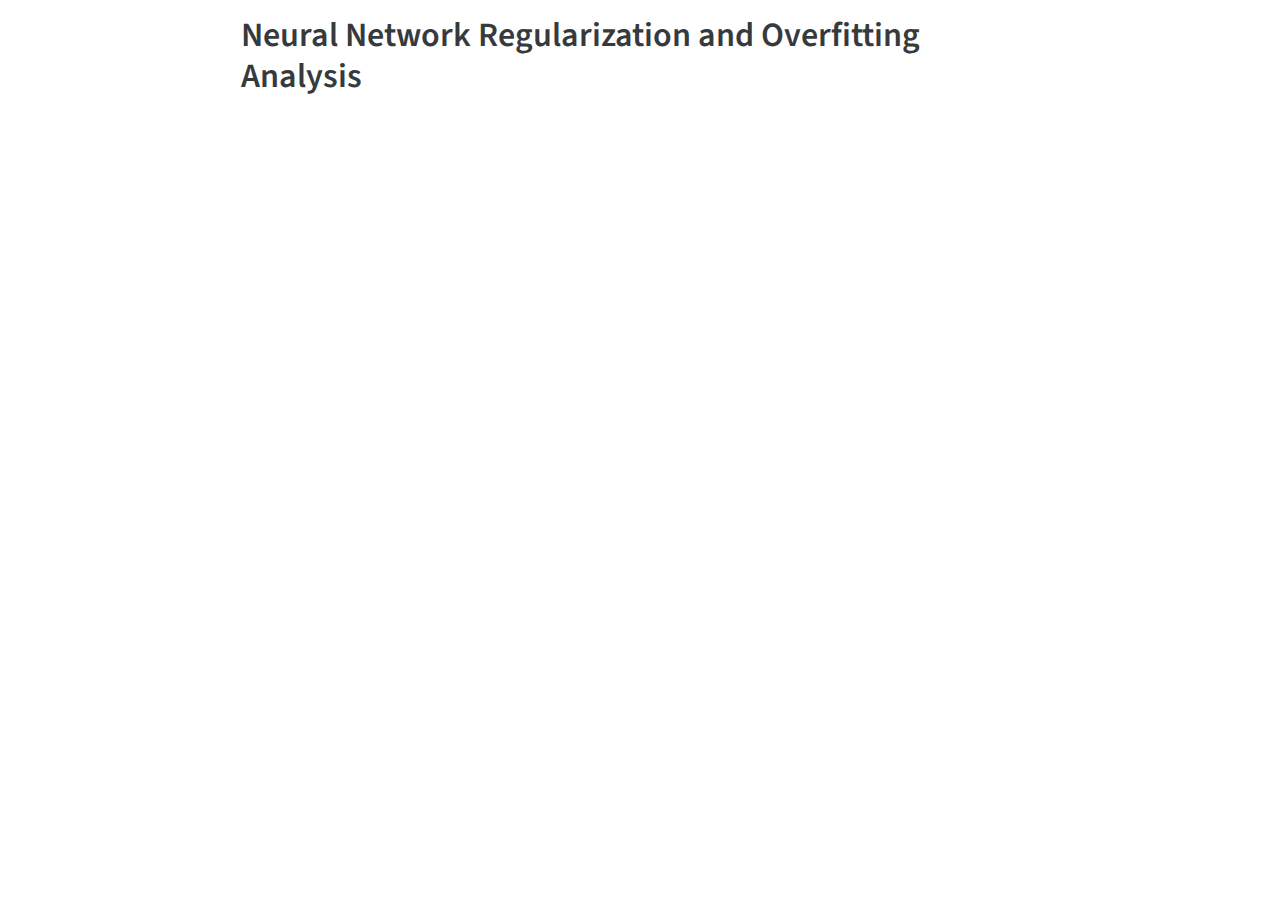
<file: stat_learning.html>
<!DOCTYPE html>
<html xmlns="http://www.w3.org/1999/xhtml" lang="en" xml:lang="en"><head>

<meta charset="utf-8">
<meta name="generator" content="quarto-1.5.57">

<meta name="viewport" content="width=device-width, initial-scale=1.0, user-scalable=yes">


<title>Neural Network Regularization and Overfitting Analysis</title>
<style>
code{white-space: pre-wrap;}
span.smallcaps{font-variant: small-caps;}
div.columns{display: flex; gap: min(4vw, 1.5em);}
div.column{flex: auto; overflow-x: auto;}
div.hanging-indent{margin-left: 1.5em; text-indent: -1.5em;}
ul.task-list{list-style: none;}
ul.task-list li input[type="checkbox"] {
  width: 0.8em;
  margin: 0 0.8em 0.2em -1em; /* quarto-specific, see https://github.com/quarto-dev/quarto-cli/issues/4556 */ 
  vertical-align: middle;
}
</style>


<script src="stat_learning_files/libs/clipboard/clipboard.min.js"></script>
<script src="stat_learning_files/libs/quarto-html/quarto.js"></script>
<script src="stat_learning_files/libs/quarto-html/popper.min.js"></script>
<script src="stat_learning_files/libs/quarto-html/tippy.umd.min.js"></script>
<script src="stat_learning_files/libs/quarto-html/anchor.min.js"></script>
<link href="stat_learning_files/libs/quarto-html/tippy.css" rel="stylesheet">
<link href="stat_learning_files/libs/quarto-html/quarto-syntax-highlighting.css" rel="stylesheet" id="quarto-text-highlighting-styles">
<script src="stat_learning_files/libs/bootstrap/bootstrap.min.js"></script>
<link href="stat_learning_files/libs/bootstrap/bootstrap-icons.css" rel="stylesheet">
<link href="stat_learning_files/libs/bootstrap/bootstrap.min.css" rel="stylesheet" id="quarto-bootstrap" data-mode="light">


</head>

<body class="fullcontent">

<div id="quarto-content" class="page-columns page-rows-contents page-layout-article">

<main class="content" id="quarto-document-content">

<header id="title-block-header" class="quarto-title-block default">
<div class="quarto-title">
<h1 class="title">Neural Network Regularization and Overfitting Analysis</h1>
</div>



<div class="quarto-title-meta">

    
  
    
  </div>
  


</header>




</main>
<!-- /main column -->
<script id="quarto-html-after-body" type="application/javascript">
window.document.addEventListener("DOMContentLoaded", function (event) {
  const toggleBodyColorMode = (bsSheetEl) => {
    const mode = bsSheetEl.getAttribute("data-mode");
    const bodyEl = window.document.querySelector("body");
    if (mode === "dark") {
      bodyEl.classList.add("quarto-dark");
      bodyEl.classList.remove("quarto-light");
    } else {
      bodyEl.classList.add("quarto-light");
      bodyEl.classList.remove("quarto-dark");
    }
  }
  const toggleBodyColorPrimary = () => {
    const bsSheetEl = window.document.querySelector("link#quarto-bootstrap");
    if (bsSheetEl) {
      toggleBodyColorMode(bsSheetEl);
    }
  }
  toggleBodyColorPrimary();  
  const icon = "";
  const anchorJS = new window.AnchorJS();
  anchorJS.options = {
    placement: 'right',
    icon: icon
  };
  anchorJS.add('.anchored');
  const isCodeAnnotation = (el) => {
    for (const clz of el.classList) {
      if (clz.startsWith('code-annotation-')) {                     
        return true;
      }
    }
    return false;
  }
  const onCopySuccess = function(e) {
    // button target
    const button = e.trigger;
    // don't keep focus
    button.blur();
    // flash "checked"
    button.classList.add('code-copy-button-checked');
    var currentTitle = button.getAttribute("title");
    button.setAttribute("title", "Copied!");
    let tooltip;
    if (window.bootstrap) {
      button.setAttribute("data-bs-toggle", "tooltip");
      button.setAttribute("data-bs-placement", "left");
      button.setAttribute("data-bs-title", "Copied!");
      tooltip = new bootstrap.Tooltip(button, 
        { trigger: "manual", 
          customClass: "code-copy-button-tooltip",
          offset: [0, -8]});
      tooltip.show();    
    }
    setTimeout(function() {
      if (tooltip) {
        tooltip.hide();
        button.removeAttribute("data-bs-title");
        button.removeAttribute("data-bs-toggle");
        button.removeAttribute("data-bs-placement");
      }
      button.setAttribute("title", currentTitle);
      button.classList.remove('code-copy-button-checked');
    }, 1000);
    // clear code selection
    e.clearSelection();
  }
  const getTextToCopy = function(trigger) {
      const codeEl = trigger.previousElementSibling.cloneNode(true);
      for (const childEl of codeEl.children) {
        if (isCodeAnnotation(childEl)) {
          childEl.remove();
        }
      }
      return codeEl.innerText;
  }
  const clipboard = new window.ClipboardJS('.code-copy-button:not([data-in-quarto-modal])', {
    text: getTextToCopy
  });
  clipboard.on('success', onCopySuccess);
  if (window.document.getElementById('quarto-embedded-source-code-modal')) {
    // For code content inside modals, clipBoardJS needs to be initialized with a container option
    // TODO: Check when it could be a function (https://github.com/zenorocha/clipboard.js/issues/860)
    const clipboardModal = new window.ClipboardJS('.code-copy-button[data-in-quarto-modal]', {
      text: getTextToCopy,
      container: window.document.getElementById('quarto-embedded-source-code-modal')
    });
    clipboardModal.on('success', onCopySuccess);
  }
    var localhostRegex = new RegExp(/^(?:http|https):\/\/localhost\:?[0-9]*\//);
    var mailtoRegex = new RegExp(/^mailto:/);
      var filterRegex = new RegExp('/' + window.location.host + '/');
    var isInternal = (href) => {
        return filterRegex.test(href) || localhostRegex.test(href) || mailtoRegex.test(href);
    }
    // Inspect non-navigation links and adorn them if external
 	var links = window.document.querySelectorAll('a[href]:not(.nav-link):not(.navbar-brand):not(.toc-action):not(.sidebar-link):not(.sidebar-item-toggle):not(.pagination-link):not(.no-external):not([aria-hidden]):not(.dropdown-item):not(.quarto-navigation-tool):not(.about-link)');
    for (var i=0; i<links.length; i++) {
      const link = links[i];
      if (!isInternal(link.href)) {
        // undo the damage that might have been done by quarto-nav.js in the case of
        // links that we want to consider external
        if (link.dataset.originalHref !== undefined) {
          link.href = link.dataset.originalHref;
        }
      }
    }
  function tippyHover(el, contentFn, onTriggerFn, onUntriggerFn) {
    const config = {
      allowHTML: true,
      maxWidth: 500,
      delay: 100,
      arrow: false,
      appendTo: function(el) {
          return el.parentElement;
      },
      interactive: true,
      interactiveBorder: 10,
      theme: 'quarto',
      placement: 'bottom-start',
    };
    if (contentFn) {
      config.content = contentFn;
    }
    if (onTriggerFn) {
      config.onTrigger = onTriggerFn;
    }
    if (onUntriggerFn) {
      config.onUntrigger = onUntriggerFn;
    }
    window.tippy(el, config); 
  }
  const noterefs = window.document.querySelectorAll('a[role="doc-noteref"]');
  for (var i=0; i<noterefs.length; i++) {
    const ref = noterefs[i];
    tippyHover(ref, function() {
      // use id or data attribute instead here
      let href = ref.getAttribute('data-footnote-href') || ref.getAttribute('href');
      try { href = new URL(href).hash; } catch {}
      const id = href.replace(/^#\/?/, "");
      const note = window.document.getElementById(id);
      if (note) {
        return note.innerHTML;
      } else {
        return "";
      }
    });
  }
  const xrefs = window.document.querySelectorAll('a.quarto-xref');
  const processXRef = (id, note) => {
    // Strip column container classes
    const stripColumnClz = (el) => {
      el.classList.remove("page-full", "page-columns");
      if (el.children) {
        for (const child of el.children) {
          stripColumnClz(child);
        }
      }
    }
    stripColumnClz(note)
    if (id === null || id.startsWith('sec-')) {
      // Special case sections, only their first couple elements
      const container = document.createElement("div");
      if (note.children && note.children.length > 2) {
        container.appendChild(note.children[0].cloneNode(true));
        for (let i = 1; i < note.children.length; i++) {
          const child = note.children[i];
          if (child.tagName === "P" && child.innerText === "") {
            continue;
          } else {
            container.appendChild(child.cloneNode(true));
            break;
          }
        }
        if (window.Quarto?.typesetMath) {
          window.Quarto.typesetMath(container);
        }
        return container.innerHTML
      } else {
        if (window.Quarto?.typesetMath) {
          window.Quarto.typesetMath(note);
        }
        return note.innerHTML;
      }
    } else {
      // Remove any anchor links if they are present
      const anchorLink = note.querySelector('a.anchorjs-link');
      if (anchorLink) {
        anchorLink.remove();
      }
      if (window.Quarto?.typesetMath) {
        window.Quarto.typesetMath(note);
      }
      // TODO in 1.5, we should make sure this works without a callout special case
      if (note.classList.contains("callout")) {
        return note.outerHTML;
      } else {
        return note.innerHTML;
      }
    }
  }
  for (var i=0; i<xrefs.length; i++) {
    const xref = xrefs[i];
    tippyHover(xref, undefined, function(instance) {
      instance.disable();
      let url = xref.getAttribute('href');
      let hash = undefined; 
      if (url.startsWith('#')) {
        hash = url;
      } else {
        try { hash = new URL(url).hash; } catch {}
      }
      if (hash) {
        const id = hash.replace(/^#\/?/, "");
        const note = window.document.getElementById(id);
        if (note !== null) {
          try {
            const html = processXRef(id, note.cloneNode(true));
            instance.setContent(html);
          } finally {
            instance.enable();
            instance.show();
          }
        } else {
          // See if we can fetch this
          fetch(url.split('#')[0])
          .then(res => res.text())
          .then(html => {
            const parser = new DOMParser();
            const htmlDoc = parser.parseFromString(html, "text/html");
            const note = htmlDoc.getElementById(id);
            if (note !== null) {
              const html = processXRef(id, note);
              instance.setContent(html);
            } 
          }).finally(() => {
            instance.enable();
            instance.show();
          });
        }
      } else {
        // See if we can fetch a full url (with no hash to target)
        // This is a special case and we should probably do some content thinning / targeting
        fetch(url)
        .then(res => res.text())
        .then(html => {
          const parser = new DOMParser();
          const htmlDoc = parser.parseFromString(html, "text/html");
          const note = htmlDoc.querySelector('main.content');
          if (note !== null) {
            // This should only happen for chapter cross references
            // (since there is no id in the URL)
            // remove the first header
            if (note.children.length > 0 && note.children[0].tagName === "HEADER") {
              note.children[0].remove();
            }
            const html = processXRef(null, note);
            instance.setContent(html);
          } 
        }).finally(() => {
          instance.enable();
          instance.show();
        });
      }
    }, function(instance) {
    });
  }
      let selectedAnnoteEl;
      const selectorForAnnotation = ( cell, annotation) => {
        let cellAttr = 'data-code-cell="' + cell + '"';
        let lineAttr = 'data-code-annotation="' +  annotation + '"';
        const selector = 'span[' + cellAttr + '][' + lineAttr + ']';
        return selector;
      }
      const selectCodeLines = (annoteEl) => {
        const doc = window.document;
        const targetCell = annoteEl.getAttribute("data-target-cell");
        const targetAnnotation = annoteEl.getAttribute("data-target-annotation");
        const annoteSpan = window.document.querySelector(selectorForAnnotation(targetCell, targetAnnotation));
        const lines = annoteSpan.getAttribute("data-code-lines").split(",");
        const lineIds = lines.map((line) => {
          return targetCell + "-" + line;
        })
        let top = null;
        let height = null;
        let parent = null;
        if (lineIds.length > 0) {
            //compute the position of the single el (top and bottom and make a div)
            const el = window.document.getElementById(lineIds[0]);
            top = el.offsetTop;
            height = el.offsetHeight;
            parent = el.parentElement.parentElement;
          if (lineIds.length > 1) {
            const lastEl = window.document.getElementById(lineIds[lineIds.length - 1]);
            const bottom = lastEl.offsetTop + lastEl.offsetHeight;
            height = bottom - top;
          }
          if (top !== null && height !== null && parent !== null) {
            // cook up a div (if necessary) and position it 
            let div = window.document.getElementById("code-annotation-line-highlight");
            if (div === null) {
              div = window.document.createElement("div");
              div.setAttribute("id", "code-annotation-line-highlight");
              div.style.position = 'absolute';
              parent.appendChild(div);
            }
            div.style.top = top - 2 + "px";
            div.style.height = height + 4 + "px";
            div.style.left = 0;
            let gutterDiv = window.document.getElementById("code-annotation-line-highlight-gutter");
            if (gutterDiv === null) {
              gutterDiv = window.document.createElement("div");
              gutterDiv.setAttribute("id", "code-annotation-line-highlight-gutter");
              gutterDiv.style.position = 'absolute';
              const codeCell = window.document.getElementById(targetCell);
              const gutter = codeCell.querySelector('.code-annotation-gutter');
              gutter.appendChild(gutterDiv);
            }
            gutterDiv.style.top = top - 2 + "px";
            gutterDiv.style.height = height + 4 + "px";
          }
          selectedAnnoteEl = annoteEl;
        }
      };
      const unselectCodeLines = () => {
        const elementsIds = ["code-annotation-line-highlight", "code-annotation-line-highlight-gutter"];
        elementsIds.forEach((elId) => {
          const div = window.document.getElementById(elId);
          if (div) {
            div.remove();
          }
        });
        selectedAnnoteEl = undefined;
      };
        // Handle positioning of the toggle
    window.addEventListener(
      "resize",
      throttle(() => {
        elRect = undefined;
        if (selectedAnnoteEl) {
          selectCodeLines(selectedAnnoteEl);
        }
      }, 10)
    );
    function throttle(fn, ms) {
    let throttle = false;
    let timer;
      return (...args) => {
        if(!throttle) { // first call gets through
            fn.apply(this, args);
            throttle = true;
        } else { // all the others get throttled
            if(timer) clearTimeout(timer); // cancel #2
            timer = setTimeout(() => {
              fn.apply(this, args);
              timer = throttle = false;
            }, ms);
        }
      };
    }
      // Attach click handler to the DT
      const annoteDls = window.document.querySelectorAll('dt[data-target-cell]');
      for (const annoteDlNode of annoteDls) {
        annoteDlNode.addEventListener('click', (event) => {
          const clickedEl = event.target;
          if (clickedEl !== selectedAnnoteEl) {
            unselectCodeLines();
            const activeEl = window.document.querySelector('dt[data-target-cell].code-annotation-active');
            if (activeEl) {
              activeEl.classList.remove('code-annotation-active');
            }
            selectCodeLines(clickedEl);
            clickedEl.classList.add('code-annotation-active');
          } else {
            // Unselect the line
            unselectCodeLines();
            clickedEl.classList.remove('code-annotation-active');
          }
        });
      }
  const findCites = (el) => {
    const parentEl = el.parentElement;
    if (parentEl) {
      const cites = parentEl.dataset.cites;
      if (cites) {
        return {
          el,
          cites: cites.split(' ')
        };
      } else {
        return findCites(el.parentElement)
      }
    } else {
      return undefined;
    }
  };
  var bibliorefs = window.document.querySelectorAll('a[role="doc-biblioref"]');
  for (var i=0; i<bibliorefs.length; i++) {
    const ref = bibliorefs[i];
    const citeInfo = findCites(ref);
    if (citeInfo) {
      tippyHover(citeInfo.el, function() {
        var popup = window.document.createElement('div');
        citeInfo.cites.forEach(function(cite) {
          var citeDiv = window.document.createElement('div');
          citeDiv.classList.add('hanging-indent');
          citeDiv.classList.add('csl-entry');
          var biblioDiv = window.document.getElementById('ref-' + cite);
          if (biblioDiv) {
            citeDiv.innerHTML = biblioDiv.innerHTML;
          }
          popup.appendChild(citeDiv);
        });
        return popup.innerHTML;
      });
    }
  }
});
</script>
</div> <!-- /content -->




</body></html>
</file>
<file: site_libs/highlightjs-9.12.0/default.css>
.hljs-literal {
  color: #990073;
}

.hljs-number {
  color: #099;
}

.hljs-comment {
  color: #998;
  font-style: italic;
}

.hljs-keyword {
  color: #900;
  font-weight: bold;
}

.hljs-string {
  color: #d14;
}
</file>
<file: site_libs/lightable-0.0.1/lightable.css>
/*!
 * lightable v0.0.1
 * Copyright 2020 Hao Zhu
 * Licensed under MIT (https://github.com/haozhu233/kableExtra/blob/master/LICENSE)
 */

.lightable-minimal {
  border-collapse: separate;
  border-spacing: 16px 1px;
  width: 100%;
  margin-bottom: 10px;
}

.lightable-minimal td {
  margin-left: 5px;
  margin-right: 5px;
}

.lightable-minimal th {
  margin-left: 5px;
  margin-right: 5px;
}

.lightable-minimal thead tr:last-child th {
  border-bottom: 2px solid #00000050;
  empty-cells: hide;

}

.lightable-minimal tbody tr:first-child td {
  padding-top: 0.5em;
}

.lightable-minimal.lightable-hover tbody tr:hover {
  background-color: #f5f5f5;
}

.lightable-minimal.lightable-striped tbody tr:nth-child(even) {
  background-color: #f5f5f5;
}

.lightable-classic {
  border-top: 0.16em solid #111111;
  border-bottom: 0.16em solid #111111;
  width: 100%;
  margin-bottom: 10px;
  margin: 10px 5px;
}

.lightable-classic tfoot tr td {
  border: 0;
}

.lightable-classic tfoot tr:first-child td {
  border-top: 0.14em solid #111111;
}

.lightable-classic caption {
  color: #222222;
}

.lightable-classic td {
  padding-left: 5px;
  padding-right: 5px;
  color: #222222;
}

.lightable-classic th {
  padding-left: 5px;
  padding-right: 5px;
  font-weight: normal;
  color: #222222;
}

.lightable-classic thead tr:last-child th {
  border-bottom: 0.10em solid #111111;
}

.lightable-classic.lightable-hover tbody tr:hover {
  background-color: #F9EEC1;
}

.lightable-classic.lightable-striped tbody tr:nth-child(even) {
  background-color: #f5f5f5;
}

.lightable-classic-2 {
  border-top: 3px double #111111;
  border-bottom: 3px double #111111;
  width: 100%;
  margin-bottom: 10px;
}

.lightable-classic-2 tfoot tr td {
  border: 0;
}

.lightable-classic-2 tfoot tr:first-child td {
  border-top: 3px double #111111;
}

.lightable-classic-2 caption {
  color: #222222;
}

.lightable-classic-2 td {
  padding-left: 5px;
  padding-right: 5px;
  color: #222222;
}

.lightable-classic-2 th {
  padding-left: 5px;
  padding-right: 5px;
  font-weight: normal;
  color: #222222;
}

.lightable-classic-2 tbody tr:last-child td {
  border-bottom: 3px double #111111;
}

.lightable-classic-2 thead tr:last-child th {
  border-bottom: 1px solid #111111;
}

.lightable-classic-2.lightable-hover tbody tr:hover {
  background-color: #F9EEC1;
}

.lightable-classic-2.lightable-striped tbody tr:nth-child(even) {
  background-color: #f5f5f5;
}

.lightable-material {
  min-width: 100%;
  white-space: nowrap;
  table-layout: fixed;
  font-family: Roboto, sans-serif;
  border: 1px solid #EEE;
  border-collapse: collapse;
  margin-bottom: 10px;
}

.lightable-material tfoot tr td {
  border: 0;
}

.lightable-material tfoot tr:first-child td {
  border-top: 1px solid #EEE;
}

.lightable-material th {
  height: 56px;
  padding-left: 16px;
  padding-right: 16px;
}

.lightable-material td {
  height: 52px;
  padding-left: 16px;
  padding-right: 16px;
  border-top: 1px solid #eeeeee;
}

.lightable-material.lightable-hover tbody tr:hover {
  background-color: #f5f5f5;
}

.lightable-material.lightable-striped tbody tr:nth-child(even) {
  background-color: #f5f5f5;
}

.lightable-material.lightable-striped tbody td {
  border: 0;
}

.lightable-material.lightable-striped thead tr:last-child th {
  border-bottom: 1px solid #ddd;
}

.lightable-material-dark {
  min-width: 100%;
  white-space: nowrap;
  table-layout: fixed;
  font-family: Roboto, sans-serif;
  border: 1px solid #FFFFFF12;
  border-collapse: collapse;
  margin-bottom: 10px;
  background-color: #363640;
}

.lightable-material-dark tfoot tr td {
  border: 0;
}

.lightable-material-dark tfoot tr:first-child td {
  border-top: 1px solid #FFFFFF12;
}

.lightable-material-dark th {
  height: 56px;
  padding-left: 16px;
  padding-right: 16px;
  color: #FFFFFF60;
}

.lightable-material-dark td {
  height: 52px;
  padding-left: 16px;
  padding-right: 16px;
  color: #FFFFFF;
  border-top: 1px solid #FFFFFF12;
}

.lightable-material-dark.lightable-hover tbody tr:hover {
  background-color: #FFFFFF12;
}

.lightable-material-dark.lightable-striped tbody tr:nth-child(even) {
  background-color: #FFFFFF12;
}

.lightable-material-dark.lightable-striped tbody td {
  border: 0;
}

.lightable-material-dark.lightable-striped thead tr:last-child th {
  border-bottom: 1px solid #FFFFFF12;
}

.lightable-paper {
  width: 100%;
  margin-bottom: 10px;
  color: #444;
}

.lightable-paper tfoot tr td {
  border: 0;
}

.lightable-paper tfoot tr:first-child td {
  border-top: 1px solid #00000020;
}

.lightable-paper thead tr:last-child th {
  color: #666;
  vertical-align: bottom;
  border-bottom: 1px solid #00000020;
  line-height: 1.15em;
  padding: 10px 5px;
}

.lightable-paper td {
  vertical-align: middle;
  border-bottom: 1px solid #00000010;
  line-height: 1.15em;
  padding: 7px 5px;
}

.lightable-paper.lightable-hover tbody tr:hover {
  background-color: #F9EEC1;
}

.lightable-paper.lightable-striped tbody tr:nth-child(even) {
  background-color: #00000008;
}

.lightable-paper.lightable-striped tbody td {
  border: 0;
}
</file>
<file: site.css>
/* Project tags */
.project-tags {
  margin: 12px 0 18px 0;
}

.project-tags .tag {
  display: inline-block;
  padding: 4px 10px;
  margin: 3px 6px 3px 0;
  font-size: 13px;
  font-weight: 600;
  border-radius: 12px;
  color: white;
  line-height: 1.4;
}

/* Color variants */
.tag-method {
  background-color: #5bc0de; /* blue */
}

.tag-data {
  background-color: #5cb85c; /* green */
}

.tag-analysis {
  background-color: #f0ad4e; /* orange */
}

.tag-model {
  background-color: #d9534f; /* red */
}
</file>
<file: stat_learning_files/libs/quarto-html/tippy.css>
.tippy-box[data-animation=fade][data-state=hidden]{opacity:0}[data-tippy-root]{max-width:calc(100vw - 10px)}.tippy-box{position:relative;background-color:#333;color:#fff;border-radius:4px;font-size:14px;line-height:1.4;white-space:normal;outline:0;transition-property:transform,visibility,opacity}.tippy-box[data-placement^=top]>.tippy-arrow{bottom:0}.tippy-box[data-placement^=top]>.tippy-arrow:before{bottom:-7px;left:0;border-width:8px 8px 0;border-top-color:initial;transform-origin:center top}.tippy-box[data-placement^=bottom]>.tippy-arrow{top:0}.tippy-box[data-placement^=bottom]>.tippy-arrow:before{top:-7px;left:0;border-width:0 8px 8px;border-bottom-color:initial;transform-origin:center bottom}.tippy-box[data-placement^=left]>.tippy-arrow{right:0}.tippy-box[data-placement^=left]>.tippy-arrow:before{border-width:8px 0 8px 8px;border-left-color:initial;right:-7px;transform-origin:center left}.tippy-box[data-placement^=right]>.tippy-arrow{left:0}.tippy-box[data-placement^=right]>.tippy-arrow:before{left:-7px;border-width:8px 8px 8px 0;border-right-color:initial;transform-origin:center right}.tippy-box[data-inertia][data-state=visible]{transition-timing-function:cubic-bezier(.54,1.5,.38,1.11)}.tippy-arrow{width:16px;height:16px;color:#333}.tippy-arrow:before{content:"";position:absolute;border-color:transparent;border-style:solid}.tippy-content{position:relative;padding:5px 9px;z-index:1}
</file>
<file: stat_learning_files/libs/quarto-html/quarto-syntax-highlighting.css>
/* quarto syntax highlight colors */
:root {
  --quarto-hl-ot-color: #003B4F;
  --quarto-hl-at-color: #657422;
  --quarto-hl-ss-color: #20794D;
  --quarto-hl-an-color: #5E5E5E;
  --quarto-hl-fu-color: #4758AB;
  --quarto-hl-st-color: #20794D;
  --quarto-hl-cf-color: #003B4F;
  --quarto-hl-op-color: #5E5E5E;
  --quarto-hl-er-color: #AD0000;
  --quarto-hl-bn-color: #AD0000;
  --quarto-hl-al-color: #AD0000;
  --quarto-hl-va-color: #111111;
  --quarto-hl-bu-color: inherit;
  --quarto-hl-ex-color: inherit;
  --quarto-hl-pp-color: #AD0000;
  --quarto-hl-in-color: #5E5E5E;
  --quarto-hl-vs-color: #20794D;
  --quarto-hl-wa-color: #5E5E5E;
  --quarto-hl-do-color: #5E5E5E;
  --quarto-hl-im-color: #00769E;
  --quarto-hl-ch-color: #20794D;
  --quarto-hl-dt-color: #AD0000;
  --quarto-hl-fl-color: #AD0000;
  --quarto-hl-co-color: #5E5E5E;
  --quarto-hl-cv-color: #5E5E5E;
  --quarto-hl-cn-color: #8f5902;
  --quarto-hl-sc-color: #5E5E5E;
  --quarto-hl-dv-color: #AD0000;
  --quarto-hl-kw-color: #003B4F;
}

/* other quarto variables */
:root {
  --quarto-font-monospace: SFMono-Regular, Menlo, Monaco, Consolas, "Liberation Mono", "Courier New", monospace;
}

pre > code.sourceCode > span {
  color: #003B4F;
}

code span {
  color: #003B4F;
}

code.sourceCode > span {
  color: #003B4F;
}

div.sourceCode,
div.sourceCode pre.sourceCode {
  color: #003B4F;
}

code span.ot {
  color: #003B4F;
  font-style: inherit;
}

code span.at {
  color: #657422;
  font-style: inherit;
}

code span.ss {
  color: #20794D;
  font-style: inherit;
}

code span.an {
  color: #5E5E5E;
  font-style: inherit;
}

code span.fu {
  color: #4758AB;
  font-style: inherit;
}

code span.st {
  color: #20794D;
  font-style: inherit;
}

code span.cf {
  color: #003B4F;
  font-weight: bold;
  font-style: inherit;
}

code span.op {
  color: #5E5E5E;
  font-style: inherit;
}

code span.er {
  color: #AD0000;
  font-style: inherit;
}

code span.bn {
  color: #AD0000;
  font-style: inherit;
}

code span.al {
  color: #AD0000;
  font-style: inherit;
}

code span.va {
  color: #111111;
  font-style: inherit;
}

code span.bu {
  font-style: inherit;
}

code span.ex {
  font-style: inherit;
}

code span.pp {
  color: #AD0000;
  font-style: inherit;
}

code span.in {
  color: #5E5E5E;
  font-style: inherit;
}

code span.vs {
  color: #20794D;
  font-style: inherit;
}

code span.wa {
  color: #5E5E5E;
  font-style: italic;
}

code span.do {
  color: #5E5E5E;
  font-style: italic;
}

code span.im {
  color: #00769E;
  font-style: inherit;
}

code span.ch {
  color: #20794D;
  font-style: inherit;
}

code span.dt {
  color: #AD0000;
  font-style: inherit;
}

code span.fl {
  color: #AD0000;
  font-style: inherit;
}

code span.co {
  color: #5E5E5E;
  font-style: inherit;
}

code span.cv {
  color: #5E5E5E;
  font-style: italic;
}

code span.cn {
  color: #8f5902;
  font-style: inherit;
}

code span.sc {
  color: #5E5E5E;
  font-style: inherit;
}

code span.dv {
  color: #AD0000;
  font-style: inherit;
}

code span.kw {
  color: #003B4F;
  font-weight: bold;
  font-style: inherit;
}

.prevent-inlining {
  content: "</";
}

/*# sourceMappingURL=debc5d5d77c3f9108843748ff7464032.css.map */
</file>
<file: site_libs/bootstrap-3.3.5/css/cosmo.min.css>
@font-face {
  font-family: 'Source Sans Pro';
  font-style: normal;
  font-weight: 300;
  src: url(fonts/SourceSansProLight.ttf) format('truetype');
}
@font-face {
  font-family: 'Source Sans Pro';
  font-style: normal;
  font-weight: 400;
  src: url(fonts/SourceSansPro.ttf) format('truetype');
}
@font-face {
  font-family: 'Source Sans Pro';
  font-style: normal;
  font-weight: 700;
  src: url(fonts/SourceSansProBold.ttf) format('truetype');
}

/*!
 * bootswatch v3.3.6
 * Homepage: http://bootswatch.com
 * Copyright 2012-2015 Thomas Park
 * Licensed under MIT
 * Based on Bootstrap
*//*!
 * Bootstrap v3.3.6 (http://getbootstrap.com)
 * Copyright 2011-2015 Twitter, Inc.
 * Licensed under MIT (https://github.com/twbs/bootstrap/blob/master/LICENSE)
 *//*! normalize.css v3.0.3 | MIT License | github.com/necolas/normalize.css */html{font-family:sans-serif;-ms-text-size-adjust:100%;-webkit-text-size-adjust:100%}body{margin:0}article,aside,details,figcaption,figure,footer,header,hgroup,main,menu,nav,section,summary{display:block}audio,canvas,progress,video{display:inline-block;vertical-align:baseline}audio:not([controls]){display:none;height:0}[hidden],template{display:none}a{background-color:transparent}a:active,a:hover{outline:0}abbr[title]{border-bottom:1px dotted}b,strong{font-weight:bold}dfn{font-style:italic}h1{font-size:2em;margin:0.67em 0}mark{background:#ff0;color:#000}small{font-size:80%}sub,sup{font-size:75%;line-height:0;position:relative;vertical-align:baseline}sup{top:-0.5em}sub{bottom:-0.25em}img{border:0}svg:not(:root){overflow:hidden}figure{margin:1em 40px}hr{-webkit-box-sizing:content-box;-moz-box-sizing:content-box;box-sizing:content-box;height:0}pre{overflow:auto}code,kbd,pre,samp{font-family:monospace, monospace;font-size:1em}button,input,optgroup,select,textarea{color:inherit;font:inherit;margin:0}button{overflow:visible}button,select{text-transform:none}button,html input[type="button"],input[type="reset"],input[type="submit"]{-webkit-appearance:button;cursor:pointer}button[disabled],html input[disabled]{cursor:default}button::-moz-focus-inner,input::-moz-focus-inner{border:0;padding:0}input{line-height:normal}input[type="checkbox"],input[type="radio"]{-webkit-box-sizing:border-box;-moz-box-sizing:border-box;box-sizing:border-box;padding:0}input[type="number"]::-webkit-inner-spin-button,input[type="number"]::-webkit-outer-spin-button{height:auto}input[type="search"]{-webkit-appearance:textfield;-webkit-box-sizing:content-box;-moz-box-sizing:content-box;box-sizing:content-box}input[type="search"]::-webkit-search-cancel-button,input[type="search"]::-webkit-search-decoration{-webkit-appearance:none}fieldset{border:1px solid #c0c0c0;margin:0 2px;padding:0.35em 0.625em 0.75em}legend{border:0;padding:0}textarea{overflow:auto}optgroup{font-weight:bold}table{border-collapse:collapse;border-spacing:0}td,th{padding:0}/*! Source: https://github.com/h5bp/html5-boilerplate/blob/master/src/css/main.css */@media print{*,*:before,*:after{background:transparent !important;color:#000 !important;-webkit-box-shadow:none !important;box-shadow:none !important;text-shadow:none !important}a,a:visited{text-decoration:underline}a[href]:after{content:" (" attr(href) ")"}abbr[title]:after{content:" (" attr(title) ")"}a[href^="#"]:after,a[href^="javascript:"]:after{content:""}pre,blockquote{border:1px solid #999;page-break-inside:avoid}thead{display:table-header-group}tr,img{page-break-inside:avoid}img{max-width:100% !important}p,h2,h3{orphans:3;widows:3}h2,h3{page-break-after:avoid}.navbar{display:none}.btn>.caret,.dropup>.btn>.caret{border-top-color:#000 !important}.label{border:1px solid #000}.table{border-collapse:collapse !important}.table td,.table th{background-color:#fff !important}.table-bordered th,.table-bordered td{border:1px solid #ddd !important}}@font-face{font-family:'Glyphicons Halflings';src:url('../fonts/glyphicons-halflings-regular.eot');src:url('../fonts/glyphicons-halflings-regular.eot?#iefix') format('embedded-opentype'),url('../fonts/glyphicons-halflings-regular.woff') format('woff'),url('../fonts/glyphicons-halflings-regular.ttf') format('truetype'),url('../fonts/glyphicons-halflings-regular.svg#glyphicons_halflingsregular') format('svg')}.glyphicon{position:relative;top:1px;display:inline-block;font-family:'Glyphicons Halflings';font-style:normal;font-weight:normal;line-height:1;-webkit-font-smoothing:antialiased;-moz-osx-font-smoothing:grayscale}.glyphicon-asterisk:before{content:"\002a"}.glyphicon-plus:before{content:"\002b"}.glyphicon-euro:before,.glyphicon-eur:before{content:"\20ac"}.glyphicon-minus:before{content:"\2212"}.glyphicon-cloud:before{content:"\2601"}.glyphicon-envelope:before{content:"\2709"}.glyphicon-pencil:before{content:"\270f"}.glyphicon-glass:before{content:"\e001"}.glyphicon-music:before{content:"\e002"}.glyphicon-search:before{content:"\e003"}.glyphicon-heart:before{content:"\e005"}.glyphicon-star:before{content:"\e006"}.glyphicon-star-empty:before{content:"\e007"}.glyphicon-user:before{content:"\e008"}.glyphicon-film:before{content:"\e009"}.glyphicon-th-large:before{content:"\e010"}.glyphicon-th:before{content:"\e011"}.glyphicon-th-list:before{content:"\e012"}.glyphicon-ok:before{content:"\e013"}.glyphicon-remove:before{content:"\e014"}.glyphicon-zoom-in:before{content:"\e015"}.glyphicon-zoom-out:before{content:"\e016"}.glyphicon-off:before{content:"\e017"}.glyphicon-signal:before{content:"\e018"}.glyphicon-cog:before{content:"\e019"}.glyphicon-trash:before{content:"\e020"}.glyphicon-home:before{content:"\e021"}.glyphicon-file:before{content:"\e022"}.glyphicon-time:before{content:"\e023"}.glyphicon-road:before{content:"\e024"}.glyphicon-download-alt:before{content:"\e025"}.glyphicon-download:before{content:"\e026"}.glyphicon-upload:before{content:"\e027"}.glyphicon-inbox:before{content:"\e028"}.glyphicon-play-circle:before{content:"\e029"}.glyphicon-repeat:before{content:"\e030"}.glyphicon-refresh:before{content:"\e031"}.glyphicon-list-alt:before{content:"\e032"}.glyphicon-lock:before{content:"\e033"}.glyphicon-flag:before{content:"\e034"}.glyphicon-headphones:before{content:"\e035"}.glyphicon-volume-off:before{content:"\e036"}.glyphicon-volume-down:before{content:"\e037"}.glyphicon-volume-up:before{content:"\e038"}.glyphicon-qrcode:before{content:"\e039"}.glyphicon-barcode:before{content:"\e040"}.glyphicon-tag:before{content:"\e041"}.glyphicon-tags:before{content:"\e042"}.glyphicon-book:before{content:"\e043"}.glyphicon-bookmark:before{content:"\e044"}.glyphicon-print:before{content:"\e045"}.glyphicon-camera:before{content:"\e046"}.glyphicon-font:before{content:"\e047"}.glyphicon-bold:before{content:"\e048"}.glyphicon-italic:before{content:"\e049"}.glyphicon-text-height:before{content:"\e050"}.glyphicon-text-width:before{content:"\e051"}.glyphicon-align-left:before{content:"\e052"}.glyphicon-align-center:before{content:"\e053"}.glyphicon-align-right:before{content:"\e054"}.glyphicon-align-justify:before{content:"\e055"}.glyphicon-list:before{content:"\e056"}.glyphicon-indent-left:before{content:"\e057"}.glyphicon-indent-right:before{content:"\e058"}.glyphicon-facetime-video:before{content:"\e059"}.glyphicon-picture:before{content:"\e060"}.glyphicon-map-marker:before{content:"\e062"}.glyphicon-adjust:before{content:"\e063"}.glyphicon-tint:before{content:"\e064"}.glyphicon-edit:before{content:"\e065"}.glyphicon-share:before{content:"\e066"}.glyphicon-check:before{content:"\e067"}.glyphicon-move:before{content:"\e068"}.glyphicon-step-backward:before{content:"\e069"}.glyphicon-fast-backward:before{content:"\e070"}.glyphicon-backward:before{content:"\e071"}.glyphicon-play:before{content:"\e072"}.glyphicon-pause:before{content:"\e073"}.glyphicon-stop:before{content:"\e074"}.glyphicon-forward:before{content:"\e075"}.glyphicon-fast-forward:before{content:"\e076"}.glyphicon-step-forward:before{content:"\e077"}.glyphicon-eject:before{content:"\e078"}.glyphicon-chevron-left:before{content:"\e079"}.glyphicon-chevron-right:before{content:"\e080"}.glyphicon-plus-sign:before{content:"\e081"}.glyphicon-minus-sign:before{content:"\e082"}.glyphicon-remove-sign:before{content:"\e083"}.glyphicon-ok-sign:before{content:"\e084"}.glyphicon-question-sign:before{content:"\e085"}.glyphicon-info-sign:before{content:"\e086"}.glyphicon-screenshot:before{content:"\e087"}.glyphicon-remove-circle:before{content:"\e088"}.glyphicon-ok-circle:before{content:"\e089"}.glyphicon-ban-circle:before{content:"\e090"}.glyphicon-arrow-left:before{content:"\e091"}.glyphicon-arrow-right:before{content:"\e092"}.glyphicon-arrow-up:before{content:"\e093"}.glyphicon-arrow-down:before{content:"\e094"}.glyphicon-share-alt:before{content:"\e095"}.glyphicon-resize-full:before{content:"\e096"}.glyphicon-resize-small:before{content:"\e097"}.glyphicon-exclamation-sign:before{content:"\e101"}.glyphicon-gift:before{content:"\e102"}.glyphicon-leaf:before{content:"\e103"}.glyphicon-fire:before{content:"\e104"}.glyphicon-eye-open:before{content:"\e105"}.glyphicon-eye-close:before{content:"\e106"}.glyphicon-warning-sign:before{content:"\e107"}.glyphicon-plane:before{content:"\e108"}.glyphicon-calendar:before{content:"\e109"}.glyphicon-random:before{content:"\e110"}.glyphicon-comment:before{content:"\e111"}.glyphicon-magnet:before{content:"\e112"}.glyphicon-chevron-up:before{content:"\e113"}.glyphicon-chevron-down:before{content:"\e114"}.glyphicon-retweet:before{content:"\e115"}.glyphicon-shopping-cart:before{content:"\e116"}.glyphicon-folder-close:before{content:"\e117"}.glyphicon-folder-open:before{content:"\e118"}.glyphicon-resize-vertical:before{content:"\e119"}.glyphicon-resize-horizontal:before{content:"\e120"}.glyphicon-hdd:before{content:"\e121"}.glyphicon-bullhorn:before{content:"\e122"}.glyphicon-bell:before{content:"\e123"}.glyphicon-certificate:before{content:"\e124"}.glyphicon-thumbs-up:before{content:"\e125"}.glyphicon-thumbs-down:before{content:"\e126"}.glyphicon-hand-right:before{content:"\e127"}.glyphicon-hand-left:before{content:"\e128"}.glyphicon-hand-up:before{content:"\e129"}.glyphicon-hand-down:before{content:"\e130"}.glyphicon-circle-arrow-right:before{content:"\e131"}.glyphicon-circle-arrow-left:before{content:"\e132"}.glyphicon-circle-arrow-up:before{content:"\e133"}.glyphicon-circle-arrow-down:before{content:"\e134"}.glyphicon-globe:before{content:"\e135"}.glyphicon-wrench:before{content:"\e136"}.glyphicon-tasks:before{content:"\e137"}.glyphicon-filter:before{content:"\e138"}.glyphicon-briefcase:before{content:"\e139"}.glyphicon-fullscreen:before{content:"\e140"}.glyphicon-dashboard:before{content:"\e141"}.glyphicon-paperclip:before{content:"\e142"}.glyphicon-heart-empty:before{content:"\e143"}.glyphicon-link:before{content:"\e144"}.glyphicon-phone:before{content:"\e145"}.glyphicon-pushpin:before{content:"\e146"}.glyphicon-usd:before{content:"\e148"}.glyphicon-gbp:before{content:"\e149"}.glyphicon-sort:before{content:"\e150"}.glyphicon-sort-by-alphabet:before{content:"\e151"}.glyphicon-sort-by-alphabet-alt:before{content:"\e152"}.glyphicon-sort-by-order:before{content:"\e153"}.glyphicon-sort-by-order-alt:before{content:"\e154"}.glyphicon-sort-by-attributes:before{content:"\e155"}.glyphicon-sort-by-attributes-alt:before{content:"\e156"}.glyphicon-unchecked:before{content:"\e157"}.glyphicon-expand:before{content:"\e158"}.glyphicon-collapse-down:before{content:"\e159"}.glyphicon-collapse-up:before{content:"\e160"}.glyphicon-log-in:before{content:"\e161"}.glyphicon-flash:before{content:"\e162"}.glyphicon-log-out:before{content:"\e163"}.glyphicon-new-window:before{content:"\e164"}.glyphicon-record:before{content:"\e165"}.glyphicon-save:before{content:"\e166"}.glyphicon-open:before{content:"\e167"}.glyphicon-saved:before{content:"\e168"}.glyphicon-import:before{content:"\e169"}.glyphicon-export:before{content:"\e170"}.glyphicon-send:before{content:"\e171"}.glyphicon-floppy-disk:before{content:"\e172"}.glyphicon-floppy-saved:before{content:"\e173"}.glyphicon-floppy-remove:before{content:"\e174"}.glyphicon-floppy-save:before{content:"\e175"}.glyphicon-floppy-open:before{content:"\e176"}.glyphicon-credit-card:before{content:"\e177"}.glyphicon-transfer:before{content:"\e178"}.glyphicon-cutlery:before{content:"\e179"}.glyphicon-header:before{content:"\e180"}.glyphicon-compressed:before{content:"\e181"}.glyphicon-earphone:before{content:"\e182"}.glyphicon-phone-alt:before{content:"\e183"}.glyphicon-tower:before{content:"\e184"}.glyphicon-stats:before{content:"\e185"}.glyphicon-sd-video:before{content:"\e186"}.glyphicon-hd-video:before{content:"\e187"}.glyphicon-subtitles:before{content:"\e188"}.glyphicon-sound-stereo:before{content:"\e189"}.glyphicon-sound-dolby:before{content:"\e190"}.glyphicon-sound-5-1:before{content:"\e191"}.glyphicon-sound-6-1:before{content:"\e192"}.glyphicon-sound-7-1:before{content:"\e193"}.glyphicon-copyright-mark:before{content:"\e194"}.glyphicon-registration-mark:before{content:"\e195"}.glyphicon-cloud-download:before{content:"\e197"}.glyphicon-cloud-upload:before{content:"\e198"}.glyphicon-tree-conifer:before{content:"\e199"}.glyphicon-tree-deciduous:before{content:"\e200"}.glyphicon-cd:before{content:"\e201"}.glyphicon-save-file:before{content:"\e202"}.glyphicon-open-file:before{content:"\e203"}.glyphicon-level-up:before{content:"\e204"}.glyphicon-copy:before{content:"\e205"}.glyphicon-paste:before{content:"\e206"}.glyphicon-alert:before{content:"\e209"}.glyphicon-equalizer:before{content:"\e210"}.glyphicon-king:before{content:"\e211"}.glyphicon-queen:before{content:"\e212"}.glyphicon-pawn:before{content:"\e213"}.glyphicon-bishop:before{content:"\e214"}.glyphicon-knight:before{content:"\e215"}.glyphicon-baby-formula:before{content:"\e216"}.glyphicon-tent:before{content:"\26fa"}.glyphicon-blackboard:before{content:"\e218"}.glyphicon-bed:before{content:"\e219"}.glyphicon-apple:before{content:"\f8ff"}.glyphicon-erase:before{content:"\e221"}.glyphicon-hourglass:before{content:"\231b"}.glyphicon-lamp:before{content:"\e223"}.glyphicon-duplicate:before{content:"\e224"}.glyphicon-piggy-bank:before{content:"\e225"}.glyphicon-scissors:before{content:"\e226"}.glyphicon-bitcoin:before{content:"\e227"}.glyphicon-btc:before{content:"\e227"}.glyphicon-xbt:before{content:"\e227"}.glyphicon-yen:before{content:"\00a5"}.glyphicon-jpy:before{content:"\00a5"}.glyphicon-ruble:before{content:"\20bd"}.glyphicon-rub:before{content:"\20bd"}.glyphicon-scale:before{content:"\e230"}.glyphicon-ice-lolly:before{content:"\e231"}.glyphicon-ice-lolly-tasted:before{content:"\e232"}.glyphicon-education:before{content:"\e233"}.glyphicon-option-horizontal:before{content:"\e234"}.glyphicon-option-vertical:before{content:"\e235"}.glyphicon-menu-hamburger:before{content:"\e236"}.glyphicon-modal-window:before{content:"\e237"}.glyphicon-oil:before{content:"\e238"}.glyphicon-grain:before{content:"\e239"}.glyphicon-sunglasses:before{content:"\e240"}.glyphicon-text-size:before{content:"\e241"}.glyphicon-text-color:before{content:"\e242"}.glyphicon-text-background:before{content:"\e243"}.glyphicon-object-align-top:before{content:"\e244"}.glyphicon-object-align-bottom:before{content:"\e245"}.glyphicon-object-align-horizontal:before{content:"\e246"}.glyphicon-object-align-left:before{content:"\e247"}.glyphicon-object-align-vertical:before{content:"\e248"}.glyphicon-object-align-right:before{content:"\e249"}.glyphicon-triangle-right:before{content:"\e250"}.glyphicon-triangle-left:before{content:"\e251"}.glyphicon-triangle-bottom:before{content:"\e252"}.glyphicon-triangle-top:before{content:"\e253"}.glyphicon-console:before{content:"\e254"}.glyphicon-superscript:before{content:"\e255"}.glyphicon-subscript:before{content:"\e256"}.glyphicon-menu-left:before{content:"\e257"}.glyphicon-menu-right:before{content:"\e258"}.glyphicon-menu-down:before{content:"\e259"}.glyphicon-menu-up:before{content:"\e260"}*{-webkit-box-sizing:border-box;-moz-box-sizing:border-box;box-sizing:border-box}*:before,*:after{-webkit-box-sizing:border-box;-moz-box-sizing:border-box;box-sizing:border-box}html{font-size:10px;-webkit-tap-highlight-color:rgba(0,0,0,0)}body{font-family:"Source Sans Pro",Calibri,Candara,Arial,sans-serif;font-size:15px;line-height:1.42857143;color:#333333;background-color:#ffffff}input,button,select,textarea{font-family:inherit;font-size:inherit;line-height:inherit}a{color:#2780e3;text-decoration:none}a:hover,a:focus{color:#165ba8;text-decoration:underline}a:focus{outline:thin dotted;outline:5px auto -webkit-focus-ring-color;outline-offset:-2px}figure{margin:0}img{vertical-align:middle}.img-responsive,.thumbnail>img,.thumbnail a>img,.carousel-inner>.item>img,.carousel-inner>.item>a>img{display:block;max-width:100%;height:auto}.img-rounded{border-radius:0}.img-thumbnail{padding:4px;line-height:1.42857143;background-color:#ffffff;border:1px solid #dddddd;border-radius:0;-webkit-transition:all .2s ease-in-out;-o-transition:all .2s ease-in-out;transition:all .2s ease-in-out;display:inline-block;max-width:100%;height:auto}.img-circle{border-radius:50%}hr{margin-top:21px;margin-bottom:21px;border:0;border-top:1px solid #e6e6e6}.sr-only{position:absolute;width:1px;height:1px;margin:-1px;padding:0;overflow:hidden;clip:rect(0, 0, 0, 0);border:0}.sr-only-focusable:active,.sr-only-focusable:focus{position:static;width:auto;height:auto;margin:0;overflow:visible;clip:auto}[role="button"]{cursor:pointer}h1,h2,h3,h4,h5,h6,.h1,.h2,.h3,.h4,.h5,.h6{font-family:"Source Sans Pro",Calibri,Candara,Arial,sans-serif;font-weight:300;line-height:1.1;color:inherit}h1 small,h2 small,h3 small,h4 small,h5 small,h6 small,.h1 small,.h2 small,.h3 small,.h4 small,.h5 small,.h6 small,h1 .small,h2 .small,h3 .small,h4 .small,h5 .small,h6 .small,.h1 .small,.h2 .small,.h3 .small,.h4 .small,.h5 .small,.h6 .small{font-weight:normal;line-height:1;color:#999999}h1,.h1,h2,.h2,h3,.h3{margin-top:21px;margin-bottom:10.5px}h1 small,.h1 small,h2 small,.h2 small,h3 small,.h3 small,h1 .small,.h1 .small,h2 .small,.h2 .small,h3 .small,.h3 .small{font-size:65%}h4,.h4,h5,.h5,h6,.h6{margin-top:10.5px;margin-bottom:10.5px}h4 small,.h4 small,h5 small,.h5 small,h6 small,.h6 small,h4 .small,.h4 .small,h5 .small,.h5 .small,h6 .small,.h6 .small{font-size:75%}h1,.h1{font-size:39px}h2,.h2{font-size:32px}h3,.h3{font-size:26px}h4,.h4{font-size:19px}h5,.h5{font-size:15px}h6,.h6{font-size:13px}p{margin:0 0 10.5px}.lead{margin-bottom:21px;font-size:17px;font-weight:300;line-height:1.4}@media (min-width:768px){.lead{font-size:22.5px}}small,.small{font-size:86%}mark,.mark{background-color:#ff7518;padding:.2em}.text-left{text-align:left}.text-right{text-align:right}.text-center{text-align:center}.text-justify{text-align:justify}.text-nowrap{white-space:nowrap}.text-lowercase{text-transform:lowercase}.text-uppercase{text-transform:uppercase}.text-capitalize{text-transform:capitalize}.text-muted{color:#999999}.text-primary{color:#2780e3}a.text-primary:hover,a.text-primary:focus{color:#1967be}.text-success{color:#ffffff}a.text-success:hover,a.text-success:focus{color:#e6e6e6}.text-info{color:#ffffff}a.text-info:hover,a.text-info:focus{color:#e6e6e6}.text-warning{color:#ffffff}a.text-warning:hover,a.text-warning:focus{color:#e6e6e6}.text-danger{color:#ffffff}a.text-danger:hover,a.text-danger:focus{color:#e6e6e6}.bg-primary{color:#fff;background-color:#2780e3}a.bg-primary:hover,a.bg-primary:focus{background-color:#1967be}.bg-success{background-color:#3fb618}a.bg-success:hover,a.bg-success:focus{background-color:#2f8912}.bg-info{background-color:#9954bb}a.bg-info:hover,a.bg-info:focus{background-color:#7e3f9d}.bg-warning{background-color:#ff7518}a.bg-warning:hover,a.bg-warning:focus{background-color:#e45c00}.bg-danger{background-color:#ff0039}a.bg-danger:hover,a.bg-danger:focus{background-color:#cc002e}.page-header{padding-bottom:9.5px;margin:42px 0 21px;border-bottom:1px solid #e6e6e6}ul,ol{margin-top:0;margin-bottom:10.5px}ul ul,ol ul,ul ol,ol ol{margin-bottom:0}.list-unstyled{padding-left:0;list-style:none}.list-inline{padding-left:0;list-style:none;margin-left:-5px}.list-inline>li{display:inline-block;padding-left:5px;padding-right:5px}dl{margin-top:0;margin-bottom:21px}dt,dd{line-height:1.42857143}dt{font-weight:bold}dd{margin-left:0}@media (min-width:768px){.dl-horizontal dt{float:left;width:160px;clear:left;text-align:right;overflow:hidden;text-overflow:ellipsis;white-space:nowrap}.dl-horizontal dd{margin-left:180px}}abbr[title],abbr[data-original-title]{cursor:help;border-bottom:1px dotted #999999}.initialism{font-size:90%;text-transform:uppercase}blockquote{padding:10.5px 21px;margin:0 0 21px;font-size:18.75px;border-left:5px solid #e6e6e6}blockquote p:last-child,blockquote ul:last-child,blockquote ol:last-child{margin-bottom:0}blockquote footer,blockquote small,blockquote .small{display:block;font-size:80%;line-height:1.42857143;color:#999999}blockquote footer:before,blockquote small:before,blockquote .small:before{content:'\2014 \00A0'}.blockquote-reverse,blockquote.pull-right{padding-right:15px;padding-left:0;border-right:5px solid #e6e6e6;border-left:0;text-align:right}.blockquote-reverse footer:before,blockquote.pull-right footer:before,.blockquote-reverse small:before,blockquote.pull-right small:before,.blockquote-reverse .small:before,blockquote.pull-right .small:before{content:''}.blockquote-reverse footer:after,blockquote.pull-right footer:after,.blockquote-reverse small:after,blockquote.pull-right small:after,.blockquote-reverse .small:after,blockquote.pull-right .small:after{content:'\00A0 \2014'}address{margin-bottom:21px;font-style:normal;line-height:1.42857143}code,kbd,pre,samp{font-family:monospace}code{padding:2px 4px;font-size:90%;color:#c7254e;background-color:#f9f2f4;border-radius:0}kbd{padding:2px 4px;font-size:90%;color:#ffffff;background-color:#333333;border-radius:0;-webkit-box-shadow:inset 0 -1px 0 rgba(0,0,0,0.25);box-shadow:inset 0 -1px 0 rgba(0,0,0,0.25)}kbd kbd{padding:0;font-size:100%;font-weight:bold;-webkit-box-shadow:none;box-shadow:none}pre{display:block;padding:10px;margin:0 0 10.5px;font-size:14px;line-height:1.42857143;word-break:break-all;word-wrap:break-word;color:#333333;background-color:#f5f5f5;border:1px solid #cccccc;border-radius:0}pre code{padding:0;font-size:inherit;color:inherit;white-space:pre-wrap;background-color:transparent;border-radius:0}.pre-scrollable{max-height:340px;overflow-y:scroll}.container{margin-right:auto;margin-left:auto;padding-left:15px;padding-right:15px}@media (min-width:768px){.container{width:750px}}@media (min-width:992px){.container{width:970px}}@media (min-width:1200px){.container{width:1170px}}.container-fluid{margin-right:auto;margin-left:auto;padding-left:15px;padding-right:15px}.row{margin-left:-15px;margin-right:-15px}.col-xs-1,.col-sm-1,.col-md-1,.col-lg-1,.col-xs-2,.col-sm-2,.col-md-2,.col-lg-2,.col-xs-3,.col-sm-3,.col-md-3,.col-lg-3,.col-xs-4,.col-sm-4,.col-md-4,.col-lg-4,.col-xs-5,.col-sm-5,.col-md-5,.col-lg-5,.col-xs-6,.col-sm-6,.col-md-6,.col-lg-6,.col-xs-7,.col-sm-7,.col-md-7,.col-lg-7,.col-xs-8,.col-sm-8,.col-md-8,.col-lg-8,.col-xs-9,.col-sm-9,.col-md-9,.col-lg-9,.col-xs-10,.col-sm-10,.col-md-10,.col-lg-10,.col-xs-11,.col-sm-11,.col-md-11,.col-lg-11,.col-xs-12,.col-sm-12,.col-md-12,.col-lg-12{position:relative;min-height:1px;padding-left:15px;padding-right:15px}.col-xs-1,.col-xs-2,.col-xs-3,.col-xs-4,.col-xs-5,.col-xs-6,.col-xs-7,.col-xs-8,.col-xs-9,.col-xs-10,.col-xs-11,.col-xs-12{float:left}.col-xs-12{width:100%}.col-xs-11{width:91.66666667%}.col-xs-10{width:83.33333333%}.col-xs-9{width:75%}.col-xs-8{width:66.66666667%}.col-xs-7{width:58.33333333%}.col-xs-6{width:50%}.col-xs-5{width:41.66666667%}.col-xs-4{width:33.33333333%}.col-xs-3{width:25%}.col-xs-2{width:16.66666667%}.col-xs-1{width:8.33333333%}.col-xs-pull-12{right:100%}.col-xs-pull-11{right:91.66666667%}.col-xs-pull-10{right:83.33333333%}.col-xs-pull-9{right:75%}.col-xs-pull-8{right:66.66666667%}.col-xs-pull-7{right:58.33333333%}.col-xs-pull-6{right:50%}.col-xs-pull-5{right:41.66666667%}.col-xs-pull-4{right:33.33333333%}.col-xs-pull-3{right:25%}.col-xs-pull-2{right:16.66666667%}.col-xs-pull-1{right:8.33333333%}.col-xs-pull-0{right:auto}.col-xs-push-12{left:100%}.col-xs-push-11{left:91.66666667%}.col-xs-push-10{left:83.33333333%}.col-xs-push-9{left:75%}.col-xs-push-8{left:66.66666667%}.col-xs-push-7{left:58.33333333%}.col-xs-push-6{left:50%}.col-xs-push-5{left:41.66666667%}.col-xs-push-4{left:33.33333333%}.col-xs-push-3{left:25%}.col-xs-push-2{left:16.66666667%}.col-xs-push-1{left:8.33333333%}.col-xs-push-0{left:auto}.col-xs-offset-12{margin-left:100%}.col-xs-offset-11{margin-left:91.66666667%}.col-xs-offset-10{margin-left:83.33333333%}.col-xs-offset-9{margin-left:75%}.col-xs-offset-8{margin-left:66.66666667%}.col-xs-offset-7{margin-left:58.33333333%}.col-xs-offset-6{margin-left:50%}.col-xs-offset-5{margin-left:41.66666667%}.col-xs-offset-4{margin-left:33.33333333%}.col-xs-offset-3{margin-left:25%}.col-xs-offset-2{margin-left:16.66666667%}.col-xs-offset-1{margin-left:8.33333333%}.col-xs-offset-0{margin-left:0%}@media (min-width:768px){.col-sm-1,.col-sm-2,.col-sm-3,.col-sm-4,.col-sm-5,.col-sm-6,.col-sm-7,.col-sm-8,.col-sm-9,.col-sm-10,.col-sm-11,.col-sm-12{float:left}.col-sm-12{width:100%}.col-sm-11{width:91.66666667%}.col-sm-10{width:83.33333333%}.col-sm-9{width:75%}.col-sm-8{width:66.66666667%}.col-sm-7{width:58.33333333%}.col-sm-6{width:50%}.col-sm-5{width:41.66666667%}.col-sm-4{width:33.33333333%}.col-sm-3{width:25%}.col-sm-2{width:16.66666667%}.col-sm-1{width:8.33333333%}.col-sm-pull-12{right:100%}.col-sm-pull-11{right:91.66666667%}.col-sm-pull-10{right:83.33333333%}.col-sm-pull-9{right:75%}.col-sm-pull-8{right:66.66666667%}.col-sm-pull-7{right:58.33333333%}.col-sm-pull-6{right:50%}.col-sm-pull-5{right:41.66666667%}.col-sm-pull-4{right:33.33333333%}.col-sm-pull-3{right:25%}.col-sm-pull-2{right:16.66666667%}.col-sm-pull-1{right:8.33333333%}.col-sm-pull-0{right:auto}.col-sm-push-12{left:100%}.col-sm-push-11{left:91.66666667%}.col-sm-push-10{left:83.33333333%}.col-sm-push-9{left:75%}.col-sm-push-8{left:66.66666667%}.col-sm-push-7{left:58.33333333%}.col-sm-push-6{left:50%}.col-sm-push-5{left:41.66666667%}.col-sm-push-4{left:33.33333333%}.col-sm-push-3{left:25%}.col-sm-push-2{left:16.66666667%}.col-sm-push-1{left:8.33333333%}.col-sm-push-0{left:auto}.col-sm-offset-12{margin-left:100%}.col-sm-offset-11{margin-left:91.66666667%}.col-sm-offset-10{margin-left:83.33333333%}.col-sm-offset-9{margin-left:75%}.col-sm-offset-8{margin-left:66.66666667%}.col-sm-offset-7{margin-left:58.33333333%}.col-sm-offset-6{margin-left:50%}.col-sm-offset-5{margin-left:41.66666667%}.col-sm-offset-4{margin-left:33.33333333%}.col-sm-offset-3{margin-left:25%}.col-sm-offset-2{margin-left:16.66666667%}.col-sm-offset-1{margin-left:8.33333333%}.col-sm-offset-0{margin-left:0%}}@media (min-width:992px){.col-md-1,.col-md-2,.col-md-3,.col-md-4,.col-md-5,.col-md-6,.col-md-7,.col-md-8,.col-md-9,.col-md-10,.col-md-11,.col-md-12{float:left}.col-md-12{width:100%}.col-md-11{width:91.66666667%}.col-md-10{width:83.33333333%}.col-md-9{width:75%}.col-md-8{width:66.66666667%}.col-md-7{width:58.33333333%}.col-md-6{width:50%}.col-md-5{width:41.66666667%}.col-md-4{width:33.33333333%}.col-md-3{width:25%}.col-md-2{width:16.66666667%}.col-md-1{width:8.33333333%}.col-md-pull-12{right:100%}.col-md-pull-11{right:91.66666667%}.col-md-pull-10{right:83.33333333%}.col-md-pull-9{right:75%}.col-md-pull-8{right:66.66666667%}.col-md-pull-7{right:58.33333333%}.col-md-pull-6{right:50%}.col-md-pull-5{right:41.66666667%}.col-md-pull-4{right:33.33333333%}.col-md-pull-3{right:25%}.col-md-pull-2{right:16.66666667%}.col-md-pull-1{right:8.33333333%}.col-md-pull-0{right:auto}.col-md-push-12{left:100%}.col-md-push-11{left:91.66666667%}.col-md-push-10{left:83.33333333%}.col-md-push-9{left:75%}.col-md-push-8{left:66.66666667%}.col-md-push-7{left:58.33333333%}.col-md-push-6{left:50%}.col-md-push-5{left:41.66666667%}.col-md-push-4{left:33.33333333%}.col-md-push-3{left:25%}.col-md-push-2{left:16.66666667%}.col-md-push-1{left:8.33333333%}.col-md-push-0{left:auto}.col-md-offset-12{margin-left:100%}.col-md-offset-11{margin-left:91.66666667%}.col-md-offset-10{margin-left:83.33333333%}.col-md-offset-9{margin-left:75%}.col-md-offset-8{margin-left:66.66666667%}.col-md-offset-7{margin-left:58.33333333%}.col-md-offset-6{margin-left:50%}.col-md-offset-5{margin-left:41.66666667%}.col-md-offset-4{margin-left:33.33333333%}.col-md-offset-3{margin-left:25%}.col-md-offset-2{margin-left:16.66666667%}.col-md-offset-1{margin-left:8.33333333%}.col-md-offset-0{margin-left:0%}}@media (min-width:1200px){.col-lg-1,.col-lg-2,.col-lg-3,.col-lg-4,.col-lg-5,.col-lg-6,.col-lg-7,.col-lg-8,.col-lg-9,.col-lg-10,.col-lg-11,.col-lg-12{float:left}.col-lg-12{width:100%}.col-lg-11{width:91.66666667%}.col-lg-10{width:83.33333333%}.col-lg-9{width:75%}.col-lg-8{width:66.66666667%}.col-lg-7{width:58.33333333%}.col-lg-6{width:50%}.col-lg-5{width:41.66666667%}.col-lg-4{width:33.33333333%}.col-lg-3{width:25%}.col-lg-2{width:16.66666667%}.col-lg-1{width:8.33333333%}.col-lg-pull-12{right:100%}.col-lg-pull-11{right:91.66666667%}.col-lg-pull-10{right:83.33333333%}.col-lg-pull-9{right:75%}.col-lg-pull-8{right:66.66666667%}.col-lg-pull-7{right:58.33333333%}.col-lg-pull-6{right:50%}.col-lg-pull-5{right:41.66666667%}.col-lg-pull-4{right:33.33333333%}.col-lg-pull-3{right:25%}.col-lg-pull-2{right:16.66666667%}.col-lg-pull-1{right:8.33333333%}.col-lg-pull-0{right:auto}.col-lg-push-12{left:100%}.col-lg-push-11{left:91.66666667%}.col-lg-push-10{left:83.33333333%}.col-lg-push-9{left:75%}.col-lg-push-8{left:66.66666667%}.col-lg-push-7{left:58.33333333%}.col-lg-push-6{left:50%}.col-lg-push-5{left:41.66666667%}.col-lg-push-4{left:33.33333333%}.col-lg-push-3{left:25%}.col-lg-push-2{left:16.66666667%}.col-lg-push-1{left:8.33333333%}.col-lg-push-0{left:auto}.col-lg-offset-12{margin-left:100%}.col-lg-offset-11{margin-left:91.66666667%}.col-lg-offset-10{margin-left:83.33333333%}.col-lg-offset-9{margin-left:75%}.col-lg-offset-8{margin-left:66.66666667%}.col-lg-offset-7{margin-left:58.33333333%}.col-lg-offset-6{margin-left:50%}.col-lg-offset-5{margin-left:41.66666667%}.col-lg-offset-4{margin-left:33.33333333%}.col-lg-offset-3{margin-left:25%}.col-lg-offset-2{margin-left:16.66666667%}.col-lg-offset-1{margin-left:8.33333333%}.col-lg-offset-0{margin-left:0%}}table{background-color:transparent}caption{padding-top:8px;padding-bottom:8px;color:#999999;text-align:left}th{}.table{width:100%;max-width:100%;margin-bottom:21px}.table>thead>tr>th,.table>tbody>tr>th,.table>tfoot>tr>th,.table>thead>tr>td,.table>tbody>tr>td,.table>tfoot>tr>td{padding:8px;line-height:1.42857143;vertical-align:top;border-top:1px solid #dddddd}.table>thead>tr>th{vertical-align:bottom;border-bottom:2px solid #dddddd}.table>caption+thead>tr:first-child>th,.table>colgroup+thead>tr:first-child>th,.table>thead:first-child>tr:first-child>th,.table>caption+thead>tr:first-child>td,.table>colgroup+thead>tr:first-child>td,.table>thead:first-child>tr:first-child>td{border-top:0}.table>tbody+tbody{border-top:2px solid #dddddd}.table .table{background-color:#ffffff}.table-condensed>thead>tr>th,.table-condensed>tbody>tr>th,.table-condensed>tfoot>tr>th,.table-condensed>thead>tr>td,.table-condensed>tbody>tr>td,.table-condensed>tfoot>tr>td{padding:5px}.table-bordered{border:1px solid #dddddd}.table-bordered>thead>tr>th,.table-bordered>tbody>tr>th,.table-bordered>tfoot>tr>th,.table-bordered>thead>tr>td,.table-bordered>tbody>tr>td,.table-bordered>tfoot>tr>td{border:1px solid #dddddd}.table-bordered>thead>tr>th,.table-bordered>thead>tr>td{border-bottom-width:2px}.table-striped>tbody>tr:nth-of-type(odd){background-color:#f9f9f9}.table-hover>tbody>tr:hover{background-color:#f5f5f5}table col[class*="col-"]{position:static;float:none;display:table-column}table td[class*="col-"],table th[class*="col-"]{position:static;float:none;display:table-cell}.table>thead>tr>td.active,.table>tbody>tr>td.active,.table>tfoot>tr>td.active,.table>thead>tr>th.active,.table>tbody>tr>th.active,.table>tfoot>tr>th.active,.table>thead>tr.active>td,.table>tbody>tr.active>td,.table>tfoot>tr.active>td,.table>thead>tr.active>th,.table>tbody>tr.active>th,.table>tfoot>tr.active>th{background-color:#f5f5f5}.table-hover>tbody>tr>td.active:hover,.table-hover>tbody>tr>th.active:hover,.table-hover>tbody>tr.active:hover>td,.table-hover>tbody>tr:hover>.active,.table-hover>tbody>tr.active:hover>th{background-color:#e8e8e8}.table>thead>tr>td.success,.table>tbody>tr>td.success,.table>tfoot>tr>td.success,.table>thead>tr>th.success,.table>tbody>tr>th.success,.table>tfoot>tr>th.success,.table>thead>tr.success>td,.table>tbody>tr.success>td,.table>tfoot>tr.success>td,.table>thead>tr.success>th,.table>tbody>tr.success>th,.table>tfoot>tr.success>th{background-color:#3fb618}.table-hover>tbody>tr>td.success:hover,.table-hover>tbody>tr>th.success:hover,.table-hover>tbody>tr.success:hover>td,.table-hover>tbody>tr:hover>.success,.table-hover>tbody>tr.success:hover>th{background-color:#379f15}.table>thead>tr>td.info,.table>tbody>tr>td.info,.table>tfoot>tr>td.info,.table>thead>tr>th.info,.table>tbody>tr>th.info,.table>tfoot>tr>th.info,.table>thead>tr.info>td,.table>tbody>tr.info>td,.table>tfoot>tr.info>td,.table>thead>tr.info>th,.table>tbody>tr.info>th,.table>tfoot>tr.info>th{background-color:#9954bb}.table-hover>tbody>tr>td.info:hover,.table-hover>tbody>tr>th.info:hover,.table-hover>tbody>tr.info:hover>td,.table-hover>tbody>tr:hover>.info,.table-hover>tbody>tr.info:hover>th{background-color:#8d46b0}.table>thead>tr>td.warning,.table>tbody>tr>td.warning,.table>tfoot>tr>td.warning,.table>thead>tr>th.warning,.table>tbody>tr>th.warning,.table>tfoot>tr>th.warning,.table>thead>tr.warning>td,.table>tbody>tr.warning>td,.table>tfoot>tr.warning>td,.table>thead>tr.warning>th,.table>tbody>tr.warning>th,.table>tfoot>tr.warning>th{background-color:#ff7518}.table-hover>tbody>tr>td.warning:hover,.table-hover>tbody>tr>th.warning:hover,.table-hover>tbody>tr.warning:hover>td,.table-hover>tbody>tr:hover>.warning,.table-hover>tbody>tr.warning:hover>th{background-color:#fe6600}.table>thead>tr>td.danger,.table>tbody>tr>td.danger,.table>tfoot>tr>td.danger,.table>thead>tr>th.danger,.table>tbody>tr>th.danger,.table>tfoot>tr>th.danger,.table>thead>tr.danger>td,.table>tbody>tr.danger>td,.table>tfoot>tr.danger>td,.table>thead>tr.danger>th,.table>tbody>tr.danger>th,.table>tfoot>tr.danger>th{background-color:#ff0039}.table-hover>tbody>tr>td.danger:hover,.table-hover>tbody>tr>th.danger:hover,.table-hover>tbody>tr.danger:hover>td,.table-hover>tbody>tr:hover>.danger,.table-hover>tbody>tr.danger:hover>th{background-color:#e60033}.table-responsive{overflow-x:auto;min-height:0.01%}@media screen and (max-width:767px){.table-responsive{width:100%;margin-bottom:15.75px;overflow-y:hidden;-ms-overflow-style:-ms-autohiding-scrollbar;border:1px solid #dddddd}.table-responsive>.table{margin-bottom:0}.table-responsive>.table>thead>tr>th,.table-responsive>.table>tbody>tr>th,.table-responsive>.table>tfoot>tr>th,.table-responsive>.table>thead>tr>td,.table-responsive>.table>tbody>tr>td,.table-responsive>.table>tfoot>tr>td{white-space:nowrap}.table-responsive>.table-bordered{border:0}.table-responsive>.table-bordered>thead>tr>th:first-child,.table-responsive>.table-bordered>tbody>tr>th:first-child,.table-responsive>.table-bordered>tfoot>tr>th:first-child,.table-responsive>.table-bordered>thead>tr>td:first-child,.table-responsive>.table-bordered>tbody>tr>td:first-child,.table-responsive>.table-bordered>tfoot>tr>td:first-child{border-left:0}.table-responsive>.table-bordered>thead>tr>th:last-child,.table-responsive>.table-bordered>tbody>tr>th:last-child,.table-responsive>.table-bordered>tfoot>tr>th:last-child,.table-responsive>.table-bordered>thead>tr>td:last-child,.table-responsive>.table-bordered>tbody>tr>td:last-child,.table-responsive>.table-bordered>tfoot>tr>td:last-child{border-right:0}.table-responsive>.table-bordered>tbody>tr:last-child>th,.table-responsive>.table-bordered>tfoot>tr:last-child>th,.table-responsive>.table-bordered>tbody>tr:last-child>td,.table-responsive>.table-bordered>tfoot>tr:last-child>td{border-bottom:0}}fieldset{padding:0;margin:0;border:0;min-width:0}legend{display:block;width:100%;padding:0;margin-bottom:21px;font-size:22.5px;line-height:inherit;color:#333333;border:0;border-bottom:1px solid #e5e5e5}label{display:inline-block;max-width:100%;margin-bottom:5px;font-weight:bold}input[type="search"]{-webkit-box-sizing:border-box;-moz-box-sizing:border-box;box-sizing:border-box}input[type="radio"],input[type="checkbox"]{margin:4px 0 0;margin-top:1px \9;line-height:normal}input[type="file"]{display:block}input[type="range"]{display:block;width:100%}select[multiple],select[size]{height:auto}input[type="file"]:focus,input[type="radio"]:focus,input[type="checkbox"]:focus{outline:thin dotted;outline:5px auto -webkit-focus-ring-color;outline-offset:-2px}output{display:block;padding-top:11px;font-size:15px;line-height:1.42857143;color:#333333}.form-control{display:block;width:100%;height:43px;padding:10px 18px;font-size:15px;line-height:1.42857143;color:#333333;background-color:#ffffff;background-image:none;border:1px solid #cccccc;border-radius:0;-webkit-box-shadow:inset 0 1px 1px rgba(0,0,0,0.075);box-shadow:inset 0 1px 1px rgba(0,0,0,0.075);-webkit-transition:border-color ease-in-out .15s,-webkit-box-shadow ease-in-out .15s;-o-transition:border-color ease-in-out .15s,box-shadow ease-in-out .15s;transition:border-color ease-in-out .15s,box-shadow ease-in-out .15s}.form-control:focus{border-color:#66afe9;outline:0;-webkit-box-shadow:inset 0 1px 1px rgba(0,0,0,0.075),0 0 8px rgba(102,175,233,0.6);box-shadow:inset 0 1px 1px rgba(0,0,0,0.075),0 0 8px rgba(102,175,233,0.6)}.form-control::-moz-placeholder{color:#999999;opacity:1}.form-control:-ms-input-placeholder{color:#999999}.form-control::-webkit-input-placeholder{color:#999999}.form-control::-ms-expand{border:0;background-color:transparent}.form-control[disabled],.form-control[readonly],fieldset[disabled] .form-control{background-color:#e6e6e6;opacity:1}.form-control[disabled],fieldset[disabled] .form-control{cursor:not-allowed}textarea.form-control{height:auto}input[type="search"]{-webkit-appearance:none}@media screen and (-webkit-min-device-pixel-ratio:0){input[type="date"].form-control,input[type="time"].form-control,input[type="datetime-local"].form-control,input[type="month"].form-control{line-height:43px}input[type="date"].input-sm,input[type="time"].input-sm,input[type="datetime-local"].input-sm,input[type="month"].input-sm,.input-group-sm input[type="date"],.input-group-sm input[type="time"],.input-group-sm input[type="datetime-local"],.input-group-sm input[type="month"]{line-height:31px}input[type="date"].input-lg,input[type="time"].input-lg,input[type="datetime-local"].input-lg,input[type="month"].input-lg,.input-group-lg input[type="date"],.input-group-lg input[type="time"],.input-group-lg input[type="datetime-local"],.input-group-lg input[type="month"]{line-height:64px}}.form-group{margin-bottom:15px}.radio,.checkbox{position:relative;display:block;margin-top:10px;margin-bottom:10px}.radio label,.checkbox label{min-height:21px;padding-left:20px;margin-bottom:0;font-weight:normal;cursor:pointer}.radio input[type="radio"],.radio-inline input[type="radio"],.checkbox input[type="checkbox"],.checkbox-inline input[type="checkbox"]{position:absolute;margin-left:-20px;margin-top:4px \9}.radio+.radio,.checkbox+.checkbox{margin-top:-5px}.radio-inline,.checkbox-inline{position:relative;display:inline-block;padding-left:20px;margin-bottom:0;vertical-align:middle;font-weight:normal;cursor:pointer}.radio-inline+.radio-inline,.checkbox-inline+.checkbox-inline{margin-top:0;margin-left:10px}input[type="radio"][disabled],input[type="checkbox"][disabled],input[type="radio"].disabled,input[type="checkbox"].disabled,fieldset[disabled] input[type="radio"],fieldset[disabled] input[type="checkbox"]{cursor:not-allowed}.radio-inline.disabled,.checkbox-inline.disabled,fieldset[disabled] .radio-inline,fieldset[disabled] .checkbox-inline{cursor:not-allowed}.radio.disabled label,.checkbox.disabled label,fieldset[disabled] .radio label,fieldset[disabled] .checkbox label{cursor:not-allowed}.form-control-static{padding-top:11px;padding-bottom:11px;margin-bottom:0;min-height:36px}.form-control-static.input-lg,.form-control-static.input-sm{padding-left:0;padding-right:0}.input-sm{height:31px;padding:5px 10px;font-size:13px;line-height:1.5;border-radius:0}select.input-sm{height:31px;line-height:31px}textarea.input-sm,select[multiple].input-sm{height:auto}.form-group-sm .form-control{height:31px;padding:5px 10px;font-size:13px;line-height:1.5;border-radius:0}.form-group-sm select.form-control{height:31px;line-height:31px}.form-group-sm textarea.form-control,.form-group-sm select[multiple].form-control{height:auto}.form-group-sm .form-control-static{height:31px;min-height:34px;padding:6px 10px;font-size:13px;line-height:1.5}.input-lg{height:64px;padding:18px 30px;font-size:19px;line-height:1.3333333;border-radius:0}select.input-lg{height:64px;line-height:64px}textarea.input-lg,select[multiple].input-lg{height:auto}.form-group-lg .form-control{height:64px;padding:18px 30px;font-size:19px;line-height:1.3333333;border-radius:0}.form-group-lg select.form-control{height:64px;line-height:64px}.form-group-lg textarea.form-control,.form-group-lg select[multiple].form-control{height:auto}.form-group-lg .form-control-static{height:64px;min-height:40px;padding:19px 30px;font-size:19px;line-height:1.3333333}.has-feedback{position:relative}.has-feedback .form-control{padding-right:53.75px}.form-control-feedback{position:absolute;top:0;right:0;z-index:2;display:block;width:43px;height:43px;line-height:43px;text-align:center;pointer-events:none}.input-lg+.form-control-feedback,.input-group-lg+.form-control-feedback,.form-group-lg .form-control+.form-control-feedback{width:64px;height:64px;line-height:64px}.input-sm+.form-control-feedback,.input-group-sm+.form-control-feedback,.form-group-sm .form-control+.form-control-feedback{width:31px;height:31px;line-height:31px}.has-success .help-block,.has-success .control-label,.has-success .radio,.has-success .checkbox,.has-success .radio-inline,.has-success .checkbox-inline,.has-success.radio label,.has-success.checkbox label,.has-success.radio-inline label,.has-success.checkbox-inline label{color:#ffffff}.has-success .form-control{border-color:#ffffff;-webkit-box-shadow:inset 0 1px 1px rgba(0,0,0,0.075);box-shadow:inset 0 1px 1px rgba(0,0,0,0.075)}.has-success .form-control:focus{border-color:#e6e6e6;-webkit-box-shadow:inset 0 1px 1px rgba(0,0,0,0.075),0 0 6px #fff;box-shadow:inset 0 1px 1px rgba(0,0,0,0.075),0 0 6px #fff}.has-success .input-group-addon{color:#ffffff;border-color:#ffffff;background-color:#3fb618}.has-success .form-control-feedback{color:#ffffff}.has-warning .help-block,.has-warning .control-label,.has-warning .radio,.has-warning .checkbox,.has-warning .radio-inline,.has-warning .checkbox-inline,.has-warning.radio label,.has-warning.checkbox label,.has-warning.radio-inline label,.has-warning.checkbox-inline label{color:#ffffff}.has-warning .form-control{border-color:#ffffff;-webkit-box-shadow:inset 0 1px 1px rgba(0,0,0,0.075);box-shadow:inset 0 1px 1px rgba(0,0,0,0.075)}.has-warning .form-control:focus{border-color:#e6e6e6;-webkit-box-shadow:inset 0 1px 1px rgba(0,0,0,0.075),0 0 6px #fff;box-shadow:inset 0 1px 1px rgba(0,0,0,0.075),0 0 6px #fff}.has-warning .input-group-addon{color:#ffffff;border-color:#ffffff;background-color:#ff7518}.has-warning .form-control-feedback{color:#ffffff}.has-error .help-block,.has-error .control-label,.has-error .radio,.has-error .checkbox,.has-error .radio-inline,.has-error .checkbox-inline,.has-error.radio label,.has-error.checkbox label,.has-error.radio-inline label,.has-error.checkbox-inline label{color:#ffffff}.has-error .form-control{border-color:#ffffff;-webkit-box-shadow:inset 0 1px 1px rgba(0,0,0,0.075);box-shadow:inset 0 1px 1px rgba(0,0,0,0.075)}.has-error .form-control:focus{border-color:#e6e6e6;-webkit-box-shadow:inset 0 1px 1px rgba(0,0,0,0.075),0 0 6px #fff;box-shadow:inset 0 1px 1px rgba(0,0,0,0.075),0 0 6px #fff}.has-error .input-group-addon{color:#ffffff;border-color:#ffffff;background-color:#ff0039}.has-error .form-control-feedback{color:#ffffff}.has-feedback label~.form-control-feedback{top:26px}.has-feedback label.sr-only~.form-control-feedback{top:0}.help-block{display:block;margin-top:5px;margin-bottom:10px;color:#737373}@media (min-width:768px){.form-inline .form-group{display:inline-block;margin-bottom:0;vertical-align:middle}.form-inline .form-control{display:inline-block;width:auto;vertical-align:middle}.form-inline .form-control-static{display:inline-block}.form-inline .input-group{display:inline-table;vertical-align:middle}.form-inline .input-group .input-group-addon,.form-inline .input-group .input-group-btn,.form-inline .input-group .form-control{width:auto}.form-inline .input-group>.form-control{width:100%}.form-inline .control-label{margin-bottom:0;vertical-align:middle}.form-inline .radio,.form-inline .checkbox{display:inline-block;margin-top:0;margin-bottom:0;vertical-align:middle}.form-inline .radio label,.form-inline .checkbox label{padding-left:0}.form-inline .radio input[type="radio"],.form-inline .checkbox input[type="checkbox"]{position:relative;margin-left:0}.form-inline .has-feedback .form-control-feedback{top:0}}.form-horizontal .radio,.form-horizontal .checkbox,.form-horizontal .radio-inline,.form-horizontal .checkbox-inline{margin-top:0;margin-bottom:0;padding-top:11px}.form-horizontal .radio,.form-horizontal .checkbox{min-height:32px}.form-horizontal .form-group{margin-left:-15px;margin-right:-15px}@media (min-width:768px){.form-horizontal .control-label{text-align:right;margin-bottom:0;padding-top:11px}}.form-horizontal .has-feedback .form-control-feedback{right:15px}@media (min-width:768px){.form-horizontal .form-group-lg .control-label{padding-top:19px;font-size:19px}}@media (min-width:768px){.form-horizontal .form-group-sm .control-label{padding-top:6px;font-size:13px}}.btn{display:inline-block;margin-bottom:0;font-weight:normal;text-align:center;vertical-align:middle;-ms-touch-action:manipulation;touch-action:manipulation;cursor:pointer;background-image:none;border:1px solid transparent;white-space:nowrap;padding:10px 18px;font-size:15px;line-height:1.42857143;border-radius:0;-webkit-user-select:none;-moz-user-select:none;-ms-user-select:none;user-select:none}.btn:focus,.btn:active:focus,.btn.active:focus,.btn.focus,.btn:active.focus,.btn.active.focus{outline:thin dotted;outline:5px auto -webkit-focus-ring-color;outline-offset:-2px}.btn:hover,.btn:focus,.btn.focus{color:#ffffff;text-decoration:none}.btn:active,.btn.active{outline:0;background-image:none;-webkit-box-shadow:inset 0 3px 5px rgba(0,0,0,0.125);box-shadow:inset 0 3px 5px rgba(0,0,0,0.125)}.btn.disabled,.btn[disabled],fieldset[disabled] .btn{cursor:not-allowed;opacity:0.65;filter:alpha(opacity=65);-webkit-box-shadow:none;box-shadow:none}a.btn.disabled,fieldset[disabled] a.btn{pointer-events:none}.btn-default{color:#ffffff;background-color:#222222;border-color:#222222}.btn-default:focus,.btn-default.focus{color:#ffffff;background-color:#090909;border-color:#000000}.btn-default:hover{color:#ffffff;background-color:#090909;border-color:#040404}.btn-default:active,.btn-default.active,.open>.dropdown-toggle.btn-default{color:#ffffff;background-color:#090909;border-color:#040404}.btn-default:active:hover,.btn-default.active:hover,.open>.dropdown-toggle.btn-default:hover,.btn-default:active:focus,.btn-default.active:focus,.open>.dropdown-toggle.btn-default:focus,.btn-default:active.focus,.btn-default.active.focus,.open>.dropdown-toggle.btn-default.focus{color:#ffffff;background-color:#000000;border-color:#000000}.btn-default:active,.btn-default.active,.open>.dropdown-toggle.btn-default{background-image:none}.btn-default.disabled:hover,.btn-default[disabled]:hover,fieldset[disabled] .btn-default:hover,.btn-default.disabled:focus,.btn-default[disabled]:focus,fieldset[disabled] .btn-default:focus,.btn-default.disabled.focus,.btn-default[disabled].focus,fieldset[disabled] .btn-default.focus{background-color:#222222;border-color:#222222}.btn-default .badge{color:#222222;background-color:#ffffff}.btn-primary{color:#ffffff;background-color:#2780e3;border-color:#2780e3}.btn-primary:focus,.btn-primary.focus{color:#ffffff;background-color:#1967be;border-color:#10427b}.btn-primary:hover{color:#ffffff;background-color:#1967be;border-color:#1862b5}.btn-primary:active,.btn-primary.active,.open>.dropdown-toggle.btn-primary{color:#ffffff;background-color:#1967be;border-color:#1862b5}.btn-primary:active:hover,.btn-primary.active:hover,.open>.dropdown-toggle.btn-primary:hover,.btn-primary:active:focus,.btn-primary.active:focus,.open>.dropdown-toggle.btn-primary:focus,.btn-primary:active.focus,.btn-primary.active.focus,.open>.dropdown-toggle.btn-primary.focus{color:#ffffff;background-color:#15569f;border-color:#10427b}.btn-primary:active,.btn-primary.active,.open>.dropdown-toggle.btn-primary{background-image:none}.btn-primary.disabled:hover,.btn-primary[disabled]:hover,fieldset[disabled] .btn-primary:hover,.btn-primary.disabled:focus,.btn-primary[disabled]:focus,fieldset[disabled] .btn-primary:focus,.btn-primary.disabled.focus,.btn-primary[disabled].focus,fieldset[disabled] .btn-primary.focus{background-color:#2780e3;border-color:#2780e3}.btn-primary .badge{color:#2780e3;background-color:#ffffff}.btn-success{color:#ffffff;background-color:#3fb618;border-color:#3fb618}.btn-success:focus,.btn-success.focus{color:#ffffff;background-color:#2f8912;border-color:#184509}.btn-success:hover{color:#ffffff;background-color:#2f8912;border-color:#2c8011}.btn-success:active,.btn-success.active,.open>.dropdown-toggle.btn-success{color:#ffffff;background-color:#2f8912;border-color:#2c8011}.btn-success:active:hover,.btn-success.active:hover,.open>.dropdown-toggle.btn-success:hover,.btn-success:active:focus,.btn-success.active:focus,.open>.dropdown-toggle.btn-success:focus,.btn-success:active.focus,.btn-success.active.focus,.open>.dropdown-toggle.btn-success.focus{color:#ffffff;background-color:#24690e;border-color:#184509}.btn-success:active,.btn-success.active,.open>.dropdown-toggle.btn-success{background-image:none}.btn-success.disabled:hover,.btn-success[disabled]:hover,fieldset[disabled] .btn-success:hover,.btn-success.disabled:focus,.btn-success[disabled]:focus,fieldset[disabled] .btn-success:focus,.btn-success.disabled.focus,.btn-success[disabled].focus,fieldset[disabled] .btn-success.focus{background-color:#3fb618;border-color:#3fb618}.btn-success .badge{color:#3fb618;background-color:#ffffff}.btn-info{color:#ffffff;background-color:#9954bb;border-color:#9954bb}.btn-info:focus,.btn-info.focus{color:#ffffff;background-color:#7e3f9d;border-color:#522967}.btn-info:hover{color:#ffffff;background-color:#7e3f9d;border-color:#783c96}.btn-info:active,.btn-info.active,.open>.dropdown-toggle.btn-info{color:#ffffff;background-color:#7e3f9d;border-color:#783c96}.btn-info:active:hover,.btn-info.active:hover,.open>.dropdown-toggle.btn-info:hover,.btn-info:active:focus,.btn-info.active:focus,.open>.dropdown-toggle.btn-info:focus,.btn-info:active.focus,.btn-info.active.focus,.open>.dropdown-toggle.btn-info.focus{color:#ffffff;background-color:#6a3484;border-color:#522967}.btn-info:active,.btn-info.active,.open>.dropdown-toggle.btn-info{background-image:none}.btn-info.disabled:hover,.btn-info[disabled]:hover,fieldset[disabled] .btn-info:hover,.btn-info.disabled:focus,.btn-info[disabled]:focus,fieldset[disabled] .btn-info:focus,.btn-info.disabled.focus,.btn-info[disabled].focus,fieldset[disabled] .btn-info.focus{background-color:#9954bb;border-color:#9954bb}.btn-info .badge{color:#9954bb;background-color:#ffffff}.btn-warning{color:#ffffff;background-color:#ff7518;border-color:#ff7518}.btn-warning:focus,.btn-warning.focus{color:#ffffff;background-color:#e45c00;border-color:#983d00}.btn-warning:hover{color:#ffffff;background-color:#e45c00;border-color:#da5800}.btn-warning:active,.btn-warning.active,.open>.dropdown-toggle.btn-warning{color:#ffffff;background-color:#e45c00;border-color:#da5800}.btn-warning:active:hover,.btn-warning.active:hover,.open>.dropdown-toggle.btn-warning:hover,.btn-warning:active:focus,.btn-warning.active:focus,.open>.dropdown-toggle.btn-warning:focus,.btn-warning:active.focus,.btn-warning.active.focus,.open>.dropdown-toggle.btn-warning.focus{color:#ffffff;background-color:#c04d00;border-color:#983d00}.btn-warning:active,.btn-warning.active,.open>.dropdown-toggle.btn-warning{background-image:none}.btn-warning.disabled:hover,.btn-warning[disabled]:hover,fieldset[disabled] .btn-warning:hover,.btn-warning.disabled:focus,.btn-warning[disabled]:focus,fieldset[disabled] .btn-warning:focus,.btn-warning.disabled.focus,.btn-warning[disabled].focus,fieldset[disabled] .btn-warning.focus{background-color:#ff7518;border-color:#ff7518}.btn-warning .badge{color:#ff7518;background-color:#ffffff}.btn-danger{color:#ffffff;background-color:#ff0039;border-color:#ff0039}.btn-danger:focus,.btn-danger.focus{color:#ffffff;background-color:#cc002e;border-color:#80001c}.btn-danger:hover{color:#ffffff;background-color:#cc002e;border-color:#c2002b}.btn-danger:active,.btn-danger.active,.open>.dropdown-toggle.btn-danger{color:#ffffff;background-color:#cc002e;border-color:#c2002b}.btn-danger:active:hover,.btn-danger.active:hover,.open>.dropdown-toggle.btn-danger:hover,.btn-danger:active:focus,.btn-danger.active:focus,.open>.dropdown-toggle.btn-danger:focus,.btn-danger:active.focus,.btn-danger.active.focus,.open>.dropdown-toggle.btn-danger.focus{color:#ffffff;background-color:#a80026;border-color:#80001c}.btn-danger:active,.btn-danger.active,.open>.dropdown-toggle.btn-danger{background-image:none}.btn-danger.disabled:hover,.btn-danger[disabled]:hover,fieldset[disabled] .btn-danger:hover,.btn-danger.disabled:focus,.btn-danger[disabled]:focus,fieldset[disabled] .btn-danger:focus,.btn-danger.disabled.focus,.btn-danger[disabled].focus,fieldset[disabled] .btn-danger.focus{background-color:#ff0039;border-color:#ff0039}.btn-danger .badge{color:#ff0039;background-color:#ffffff}.btn-link{color:#2780e3;font-weight:normal;border-radius:0}.btn-link,.btn-link:active,.btn-link.active,.btn-link[disabled],fieldset[disabled] .btn-link{background-color:transparent;-webkit-box-shadow:none;box-shadow:none}.btn-link,.btn-link:hover,.btn-link:focus,.btn-link:active{border-color:transparent}.btn-link:hover,.btn-link:focus{color:#165ba8;text-decoration:underline;background-color:transparent}.btn-link[disabled]:hover,fieldset[disabled] .btn-link:hover,.btn-link[disabled]:focus,fieldset[disabled] .btn-link:focus{color:#999999;text-decoration:none}.btn-lg,.btn-group-lg>.btn{padding:18px 30px;font-size:19px;line-height:1.3333333;border-radius:0}.btn-sm,.btn-group-sm>.btn{padding:5px 10px;font-size:13px;line-height:1.5;border-radius:0}.btn-xs,.btn-group-xs>.btn{padding:1px 5px;font-size:13px;line-height:1.5;border-radius:0}.btn-block{display:block;width:100%}.btn-block+.btn-block{margin-top:5px}input[type="submit"].btn-block,input[type="reset"].btn-block,input[type="button"].btn-block{width:100%}.fade{opacity:0;-webkit-transition:opacity 0.15s linear;-o-transition:opacity 0.15s linear;transition:opacity 0.15s linear}.fade.in{opacity:1}.collapse{display:none}.collapse.in{display:block}tr.collapse.in{display:table-row}tbody.collapse.in{display:table-row-group}.collapsing{position:relative;height:0;overflow:hidden;-webkit-transition-property:height, visibility;-o-transition-property:height, visibility;transition-property:height, visibility;-webkit-transition-duration:0.35s;-o-transition-duration:0.35s;transition-duration:0.35s;-webkit-transition-timing-function:ease;-o-transition-timing-function:ease;transition-timing-function:ease}.caret{display:inline-block;width:0;height:0;margin-left:2px;vertical-align:middle;border-top:4px dashed;border-top:4px solid \9;border-right:4px solid transparent;border-left:4px solid transparent}.dropup,.dropdown{position:relative}.dropdown-toggle:focus{outline:0}.dropdown-menu{position:absolute;top:100%;left:0;z-index:1000;display:none;float:left;min-width:160px;padding:5px 0;margin:2px 0 0;list-style:none;font-size:15px;text-align:left;background-color:#ffffff;border:1px solid #cccccc;border:1px solid rgba(0,0,0,0.15);border-radius:0;-webkit-box-shadow:0 6px 12px rgba(0,0,0,0.175);box-shadow:0 6px 12px rgba(0,0,0,0.175);-webkit-background-clip:padding-box;background-clip:padding-box}.dropdown-menu.pull-right{right:0;left:auto}.dropdown-menu .divider{height:1px;margin:9.5px 0;overflow:hidden;background-color:#e5e5e5}.dropdown-menu>li>a{display:block;padding:3px 20px;clear:both;font-weight:normal;line-height:1.42857143;color:#333333;white-space:nowrap}.dropdown-menu>li>a:hover,.dropdown-menu>li>a:focus{text-decoration:none;color:#ffffff;background-color:#2780e3}.dropdown-menu>.active>a,.dropdown-menu>.active>a:hover,.dropdown-menu>.active>a:focus{color:#ffffff;text-decoration:none;outline:0;background-color:#2780e3}.dropdown-menu>.disabled>a,.dropdown-menu>.disabled>a:hover,.dropdown-menu>.disabled>a:focus{color:#999999}.dropdown-menu>.disabled>a:hover,.dropdown-menu>.disabled>a:focus{text-decoration:none;background-color:transparent;background-image:none;filter:progid:DXImageTransform.Microsoft.gradient(enabled=false);cursor:not-allowed}.open>.dropdown-menu{display:block}.open>a{outline:0}.dropdown-menu-right{left:auto;right:0}.dropdown-menu-left{left:0;right:auto}.dropdown-header{display:block;padding:3px 20px;font-size:13px;line-height:1.42857143;color:#999999;white-space:nowrap}.dropdown-backdrop{position:fixed;left:0;right:0;bottom:0;top:0;z-index:990}.pull-right>.dropdown-menu{right:0;left:auto}.dropup .caret,.navbar-fixed-bottom .dropdown .caret{border-top:0;border-bottom:4px dashed;border-bottom:4px solid \9;content:""}.dropup .dropdown-menu,.navbar-fixed-bottom .dropdown .dropdown-menu{top:auto;bottom:100%;margin-bottom:2px}@media (min-width:768px){.navbar-right .dropdown-menu{left:auto;right:0}.navbar-right .dropdown-menu-left{left:0;right:auto}}.btn-group,.btn-group-vertical{position:relative;display:inline-block;vertical-align:middle}.btn-group>.btn,.btn-group-vertical>.btn{position:relative;float:left}.btn-group>.btn:hover,.btn-group-vertical>.btn:hover,.btn-group>.btn:focus,.btn-group-vertical>.btn:focus,.btn-group>.btn:active,.btn-group-vertical>.btn:active,.btn-group>.btn.active,.btn-group-vertical>.btn.active{z-index:2}.btn-group .btn+.btn,.btn-group .btn+.btn-group,.btn-group .btn-group+.btn,.btn-group .btn-group+.btn-group{margin-left:-1px}.btn-toolbar{margin-left:-5px}.btn-toolbar .btn,.btn-toolbar .btn-group,.btn-toolbar .input-group{float:left}.btn-toolbar>.btn,.btn-toolbar>.btn-group,.btn-toolbar>.input-group{margin-left:5px}.btn-group>.btn:not(:first-child):not(:last-child):not(.dropdown-toggle){border-radius:0}.btn-group>.btn:first-child{margin-left:0}.btn-group>.btn:first-child:not(:last-child):not(.dropdown-toggle){border-bottom-right-radius:0;border-top-right-radius:0}.btn-group>.btn:last-child:not(:first-child),.btn-group>.dropdown-toggle:not(:first-child){border-bottom-left-radius:0;border-top-left-radius:0}.btn-group>.btn-group{float:left}.btn-group>.btn-group:not(:first-child):not(:last-child)>.btn{border-radius:0}.btn-group>.btn-group:first-child:not(:last-child)>.btn:last-child,.btn-group>.btn-group:first-child:not(:last-child)>.dropdown-toggle{border-bottom-right-radius:0;border-top-right-radius:0}.btn-group>.btn-group:last-child:not(:first-child)>.btn:first-child{border-bottom-left-radius:0;border-top-left-radius:0}.btn-group .dropdown-toggle:active,.btn-group.open .dropdown-toggle{outline:0}.btn-group>.btn+.dropdown-toggle{padding-left:8px;padding-right:8px}.btn-group>.btn-lg+.dropdown-toggle{padding-left:12px;padding-right:12px}.btn-group.open .dropdown-toggle{-webkit-box-shadow:inset 0 3px 5px rgba(0,0,0,0.125);box-shadow:inset 0 3px 5px rgba(0,0,0,0.125)}.btn-group.open .dropdown-toggle.btn-link{-webkit-box-shadow:none;box-shadow:none}.btn .caret{margin-left:0}.btn-lg .caret{border-width:5px 5px 0;border-bottom-width:0}.dropup .btn-lg .caret{border-width:0 5px 5px}.btn-group-vertical>.btn,.btn-group-vertical>.btn-group,.btn-group-vertical>.btn-group>.btn{display:block;float:none;width:100%;max-width:100%}.btn-group-vertical>.btn-group>.btn{float:none}.btn-group-vertical>.btn+.btn,.btn-group-vertical>.btn+.btn-group,.btn-group-vertical>.btn-group+.btn,.btn-group-vertical>.btn-group+.btn-group{margin-top:-1px;margin-left:0}.btn-group-vertical>.btn:not(:first-child):not(:last-child){border-radius:0}.btn-group-vertical>.btn:first-child:not(:last-child){border-top-right-radius:0;border-top-left-radius:0;border-bottom-right-radius:0;border-bottom-left-radius:0}.btn-group-vertical>.btn:last-child:not(:first-child){border-top-right-radius:0;border-top-left-radius:0;border-bottom-right-radius:0;border-bottom-left-radius:0}.btn-group-vertical>.btn-group:not(:first-child):not(:last-child)>.btn{border-radius:0}.btn-group-vertical>.btn-group:first-child:not(:last-child)>.btn:last-child,.btn-group-vertical>.btn-group:first-child:not(:last-child)>.dropdown-toggle{border-bottom-right-radius:0;border-bottom-left-radius:0}.btn-group-vertical>.btn-group:last-child:not(:first-child)>.btn:first-child{border-top-right-radius:0;border-top-left-radius:0}.btn-group-justified{display:table;width:100%;table-layout:fixed;border-collapse:separate}.btn-group-justified>.btn,.btn-group-justified>.btn-group{float:none;display:table-cell;width:1%}.btn-group-justified>.btn-group .btn{width:100%}.btn-group-justified>.btn-group .dropdown-menu{left:auto}[data-toggle="buttons"]>.btn input[type="radio"],[data-toggle="buttons"]>.btn-group>.btn input[type="radio"],[data-toggle="buttons"]>.btn input[type="checkbox"],[data-toggle="buttons"]>.btn-group>.btn input[type="checkbox"]{position:absolute;clip:rect(0, 0, 0, 0);pointer-events:none}.input-group{position:relative;display:table;border-collapse:separate}.input-group[class*="col-"]{float:none;padding-left:0;padding-right:0}.input-group .form-control{position:relative;z-index:2;float:left;width:100%;margin-bottom:0}.input-group .form-control:focus{z-index:3}.input-group-lg>.form-control,.input-group-lg>.input-group-addon,.input-group-lg>.input-group-btn>.btn{height:64px;padding:18px 30px;font-size:19px;line-height:1.3333333;border-radius:0}select.input-group-lg>.form-control,select.input-group-lg>.input-group-addon,select.input-group-lg>.input-group-btn>.btn{height:64px;line-height:64px}textarea.input-group-lg>.form-control,textarea.input-group-lg>.input-group-addon,textarea.input-group-lg>.input-group-btn>.btn,select[multiple].input-group-lg>.form-control,select[multiple].input-group-lg>.input-group-addon,select[multiple].input-group-lg>.input-group-btn>.btn{height:auto}.input-group-sm>.form-control,.input-group-sm>.input-group-addon,.input-group-sm>.input-group-btn>.btn{height:31px;padding:5px 10px;font-size:13px;line-height:1.5;border-radius:0}select.input-group-sm>.form-control,select.input-group-sm>.input-group-addon,select.input-group-sm>.input-group-btn>.btn{height:31px;line-height:31px}textarea.input-group-sm>.form-control,textarea.input-group-sm>.input-group-addon,textarea.input-group-sm>.input-group-btn>.btn,select[multiple].input-group-sm>.form-control,select[multiple].input-group-sm>.input-group-addon,select[multiple].input-group-sm>.input-group-btn>.btn{height:auto}.input-group-addon,.input-group-btn,.input-group .form-control{display:table-cell}.input-group-addon:not(:first-child):not(:last-child),.input-group-btn:not(:first-child):not(:last-child),.input-group .form-control:not(:first-child):not(:last-child){border-radius:0}.input-group-addon,.input-group-btn{width:1%;white-space:nowrap;vertical-align:middle}.input-group-addon{padding:10px 18px;font-size:15px;font-weight:normal;line-height:1;color:#333333;text-align:center;background-color:#e6e6e6;border:1px solid #cccccc;border-radius:0}.input-group-addon.input-sm{padding:5px 10px;font-size:13px;border-radius:0}.input-group-addon.input-lg{padding:18px 30px;font-size:19px;border-radius:0}.input-group-addon input[type="radio"],.input-group-addon input[type="checkbox"]{margin-top:0}.input-group .form-control:first-child,.input-group-addon:first-child,.input-group-btn:first-child>.btn,.input-group-btn:first-child>.btn-group>.btn,.input-group-btn:first-child>.dropdown-toggle,.input-group-btn:last-child>.btn:not(:last-child):not(.dropdown-toggle),.input-group-btn:last-child>.btn-group:not(:last-child)>.btn{border-bottom-right-radius:0;border-top-right-radius:0}.input-group-addon:first-child{border-right:0}.input-group .form-control:last-child,.input-group-addon:last-child,.input-group-btn:last-child>.btn,.input-group-btn:last-child>.btn-group>.btn,.input-group-btn:last-child>.dropdown-toggle,.input-group-btn:first-child>.btn:not(:first-child),.input-group-btn:first-child>.btn-group:not(:first-child)>.btn{border-bottom-left-radius:0;border-top-left-radius:0}.input-group-addon:last-child{border-left:0}.input-group-btn{position:relative;font-size:0;white-space:nowrap}.input-group-btn>.btn{position:relative}.input-group-btn>.btn+.btn{margin-left:-1px}.input-group-btn>.btn:hover,.input-group-btn>.btn:focus,.input-group-btn>.btn:active{z-index:2}.input-group-btn:first-child>.btn,.input-group-btn:first-child>.btn-group{margin-right:-1px}.input-group-btn:last-child>.btn,.input-group-btn:last-child>.btn-group{z-index:2;margin-left:-1px}.nav{margin-bottom:0;padding-left:0;list-style:none}.nav>li{position:relative;display:block}.nav>li>a{position:relative;display:block;padding:10px 15px}.nav>li>a:hover,.nav>li>a:focus{text-decoration:none;background-color:#e6e6e6}.nav>li.disabled>a{color:#999999}.nav>li.disabled>a:hover,.nav>li.disabled>a:focus{color:#999999;text-decoration:none;background-color:transparent;cursor:not-allowed}.nav .open>a,.nav .open>a:hover,.nav .open>a:focus{background-color:#e6e6e6;border-color:#2780e3}.nav .nav-divider{height:1px;margin:9.5px 0;overflow:hidden;background-color:#e5e5e5}.nav>li>a>img{max-width:none}.nav-tabs{border-bottom:1px solid #dddddd}.nav-tabs>li{float:left;margin-bottom:-1px}.nav-tabs>li>a{margin-right:2px;line-height:1.42857143;border:1px solid transparent;border-radius:0 0 0 0}.nav-tabs>li>a:hover{border-color:#e6e6e6 #e6e6e6 #dddddd}.nav-tabs>li.active>a,.nav-tabs>li.active>a:hover,.nav-tabs>li.active>a:focus{color:#555555;background-color:#ffffff;border:1px solid #dddddd;border-bottom-color:transparent;cursor:default}.nav-tabs.nav-justified{width:100%;border-bottom:0}.nav-tabs.nav-justified>li{float:none}.nav-tabs.nav-justified>li>a{text-align:center;margin-bottom:5px}.nav-tabs.nav-justified>.dropdown .dropdown-menu{top:auto;left:auto}@media (min-width:768px){.nav-tabs.nav-justified>li{display:table-cell;width:1%}.nav-tabs.nav-justified>li>a{margin-bottom:0}}.nav-tabs.nav-justified>li>a{margin-right:0;border-radius:0}.nav-tabs.nav-justified>.active>a,.nav-tabs.nav-justified>.active>a:hover,.nav-tabs.nav-justified>.active>a:focus{border:1px solid #dddddd}@media (min-width:768px){.nav-tabs.nav-justified>li>a{border-bottom:1px solid #dddddd;border-radius:0 0 0 0}.nav-tabs.nav-justified>.active>a,.nav-tabs.nav-justified>.active>a:hover,.nav-tabs.nav-justified>.active>a:focus{border-bottom-color:#ffffff}}.nav-pills>li{float:left}.nav-pills>li>a{border-radius:0}.nav-pills>li+li{margin-left:2px}.nav-pills>li.active>a,.nav-pills>li.active>a:hover,.nav-pills>li.active>a:focus{color:#ffffff;background-color:#2780e3}.nav-stacked>li{float:none}.nav-stacked>li+li{margin-top:2px;margin-left:0}.nav-justified{width:100%}.nav-justified>li{float:none}.nav-justified>li>a{text-align:center;margin-bottom:5px}.nav-justified>.dropdown .dropdown-menu{top:auto;left:auto}@media (min-width:768px){.nav-justified>li{display:table-cell;width:1%}.nav-justified>li>a{margin-bottom:0}}.nav-tabs-justified{border-bottom:0}.nav-tabs-justified>li>a{margin-right:0;border-radius:0}.nav-tabs-justified>.active>a,.nav-tabs-justified>.active>a:hover,.nav-tabs-justified>.active>a:focus{border:1px solid #dddddd}@media (min-width:768px){.nav-tabs-justified>li>a{border-bottom:1px solid #dddddd;border-radius:0 0 0 0}.nav-tabs-justified>.active>a,.nav-tabs-justified>.active>a:hover,.nav-tabs-justified>.active>a:focus{border-bottom-color:#ffffff}}.tab-content>.tab-pane{display:none}.tab-content>.active{display:block}.nav-tabs .dropdown-menu{margin-top:-1px;border-top-right-radius:0;border-top-left-radius:0}.navbar{position:relative;min-height:50px;margin-bottom:21px;border:1px solid transparent}@media (min-width:768px){.navbar{border-radius:0}}@media (min-width:768px){.navbar-header{float:left}}.navbar-collapse{overflow-x:visible;padding-right:15px;padding-left:15px;border-top:1px solid transparent;-webkit-box-shadow:inset 0 1px 0 rgba(255,255,255,0.1);box-shadow:inset 0 1px 0 rgba(255,255,255,0.1);-webkit-overflow-scrolling:touch}.navbar-collapse.in{overflow-y:auto}@media (min-width:768px){.navbar-collapse{width:auto;border-top:0;-webkit-box-shadow:none;box-shadow:none}.navbar-collapse.collapse{display:block !important;height:auto !important;padding-bottom:0;overflow:visible !important}.navbar-collapse.in{overflow-y:visible}.navbar-fixed-top .navbar-collapse,.navbar-static-top .navbar-collapse,.navbar-fixed-bottom .navbar-collapse{padding-left:0;padding-right:0}}.navbar-fixed-top .navbar-collapse,.navbar-fixed-bottom .navbar-collapse{max-height:340px}@media (max-device-width:480px) and (orientation:landscape){.navbar-fixed-top .navbar-collapse,.navbar-fixed-bottom .navbar-collapse{max-height:200px}}.container>.navbar-header,.container-fluid>.navbar-header,.container>.navbar-collapse,.container-fluid>.navbar-collapse{margin-right:-15px;margin-left:-15px}@media (min-width:768px){.container>.navbar-header,.container-fluid>.navbar-header,.container>.navbar-collapse,.container-fluid>.navbar-collapse{margin-right:0;margin-left:0}}.navbar-static-top{z-index:1000;border-width:0 0 1px}@media (min-width:768px){.navbar-static-top{border-radius:0}}.navbar-fixed-top,.navbar-fixed-bottom{position:fixed;right:0;left:0;z-index:1030}@media (min-width:768px){.navbar-fixed-top,.navbar-fixed-bottom{border-radius:0}}.navbar-fixed-top{top:0;border-width:0 0 1px}.navbar-fixed-bottom{bottom:0;margin-bottom:0;border-width:1px 0 0}.navbar-brand{float:left;padding:14.5px 15px;font-size:19px;line-height:21px;height:50px}.navbar-brand:hover,.navbar-brand:focus{text-decoration:none}.navbar-brand>img{display:block}@media (min-width:768px){.navbar>.container .navbar-brand,.navbar>.container-fluid .navbar-brand{margin-left:-15px}}.navbar-toggle{position:relative;float:right;margin-right:15px;padding:9px 10px;margin-top:8px;margin-bottom:8px;background-color:transparent;background-image:none;border:1px solid transparent;border-radius:0}.navbar-toggle:focus{outline:0}.navbar-toggle .icon-bar{display:block;width:22px;height:2px;border-radius:1px}.navbar-toggle .icon-bar+.icon-bar{margin-top:4px}@media (min-width:768px){.navbar-toggle{display:none}}.navbar-nav{margin:7.25px -15px}.navbar-nav>li>a{padding-top:10px;padding-bottom:10px;line-height:21px}@media (max-width:767px){.navbar-nav .open .dropdown-menu{position:static;float:none;width:auto;margin-top:0;background-color:transparent;border:0;-webkit-box-shadow:none;box-shadow:none}.navbar-nav .open .dropdown-menu>li>a,.navbar-nav .open .dropdown-menu .dropdown-header{padding:5px 15px 5px 25px}.navbar-nav .open .dropdown-menu>li>a{line-height:21px}.navbar-nav .open .dropdown-menu>li>a:hover,.navbar-nav .open .dropdown-menu>li>a:focus{background-image:none}}@media (min-width:768px){.navbar-nav{float:left;margin:0}.navbar-nav>li{float:left}.navbar-nav>li>a{padding-top:14.5px;padding-bottom:14.5px}}.navbar-form{margin-left:-15px;margin-right:-15px;padding:10px 15px;border-top:1px solid transparent;border-bottom:1px solid transparent;-webkit-box-shadow:inset 0 1px 0 rgba(255,255,255,0.1),0 1px 0 rgba(255,255,255,0.1);box-shadow:inset 0 1px 0 rgba(255,255,255,0.1),0 1px 0 rgba(255,255,255,0.1);margin-top:3.5px;margin-bottom:3.5px}@media (min-width:768px){.navbar-form .form-group{display:inline-block;margin-bottom:0;vertical-align:middle}.navbar-form .form-control{display:inline-block;width:auto;vertical-align:middle}.navbar-form .form-control-static{display:inline-block}.navbar-form .input-group{display:inline-table;vertical-align:middle}.navbar-form .input-group .input-group-addon,.navbar-form .input-group .input-group-btn,.navbar-form .input-group .form-control{width:auto}.navbar-form .input-group>.form-control{width:100%}.navbar-form .control-label{margin-bottom:0;vertical-align:middle}.navbar-form .radio,.navbar-form .checkbox{display:inline-block;margin-top:0;margin-bottom:0;vertical-align:middle}.navbar-form .radio label,.navbar-form .checkbox label{padding-left:0}.navbar-form .radio input[type="radio"],.navbar-form .checkbox input[type="checkbox"]{position:relative;margin-left:0}.navbar-form .has-feedback .form-control-feedback{top:0}}@media (max-width:767px){.navbar-form .form-group{margin-bottom:5px}.navbar-form .form-group:last-child{margin-bottom:0}}@media (min-width:768px){.navbar-form{width:auto;border:0;margin-left:0;margin-right:0;padding-top:0;padding-bottom:0;-webkit-box-shadow:none;box-shadow:none}}.navbar-nav>li>.dropdown-menu{margin-top:0;border-top-right-radius:0;border-top-left-radius:0}.navbar-fixed-bottom .navbar-nav>li>.dropdown-menu{margin-bottom:0;border-top-right-radius:0;border-top-left-radius:0;border-bottom-right-radius:0;border-bottom-left-radius:0}.navbar-btn{margin-top:3.5px;margin-bottom:3.5px}.navbar-btn.btn-sm{margin-top:9.5px;margin-bottom:9.5px}.navbar-btn.btn-xs{margin-top:14px;margin-bottom:14px}.navbar-text{margin-top:14.5px;margin-bottom:14.5px}@media (min-width:768px){.navbar-text{float:left;margin-left:15px;margin-right:15px}}@media (min-width:768px){.navbar-left{float:left !important}.navbar-right{float:right !important;margin-right:-15px}.navbar-right~.navbar-right{margin-right:0}}.navbar-default{background-color:#222222;border-color:#121212}.navbar-default .navbar-brand{color:#ffffff}.navbar-default .navbar-brand:hover,.navbar-default .navbar-brand:focus{color:#ffffff;background-color:none}.navbar-default .navbar-text{color:#ffffff}.navbar-default .navbar-nav>li>a{color:#ffffff}.navbar-default .navbar-nav>li>a:hover,.navbar-default .navbar-nav>li>a:focus{color:#ffffff;background-color:#090909}.navbar-default .navbar-nav>.active>a,.navbar-default .navbar-nav>.active>a:hover,.navbar-default .navbar-nav>.active>a:focus{color:#ffffff;background-color:#090909}.navbar-default .navbar-nav>.disabled>a,.navbar-default .navbar-nav>.disabled>a:hover,.navbar-default .navbar-nav>.disabled>a:focus{color:#cccccc;background-color:transparent}.navbar-default .navbar-toggle{border-color:transparent}.navbar-default .navbar-toggle:hover,.navbar-default .navbar-toggle:focus{background-color:#090909}.navbar-default .navbar-toggle .icon-bar{background-color:#ffffff}.navbar-default .navbar-collapse,.navbar-default .navbar-form{border-color:#121212}.navbar-default .navbar-nav>.open>a,.navbar-default .navbar-nav>.open>a:hover,.navbar-default .navbar-nav>.open>a:focus{background-color:#090909;color:#ffffff}@media (max-width:767px){.navbar-default .navbar-nav .open .dropdown-menu>li>a{color:#ffffff}.navbar-default .navbar-nav .open .dropdown-menu>li>a:hover,.navbar-default .navbar-nav .open .dropdown-menu>li>a:focus{color:#ffffff;background-color:#090909}.navbar-default .navbar-nav .open .dropdown-menu>.active>a,.navbar-default .navbar-nav .open .dropdown-menu>.active>a:hover,.navbar-default .navbar-nav .open .dropdown-menu>.active>a:focus{color:#ffffff;background-color:#090909}.navbar-default .navbar-nav .open .dropdown-menu>.disabled>a,.navbar-default .navbar-nav .open .dropdown-menu>.disabled>a:hover,.navbar-default .navbar-nav .open .dropdown-menu>.disabled>a:focus{color:#cccccc;background-color:transparent}}.navbar-default .navbar-link{color:#ffffff}.navbar-default .navbar-link:hover{color:#ffffff}.navbar-default .btn-link{color:#ffffff}.navbar-default .btn-link:hover,.navbar-default .btn-link:focus{color:#ffffff}.navbar-default .btn-link[disabled]:hover,fieldset[disabled] .navbar-default .btn-link:hover,.navbar-default .btn-link[disabled]:focus,fieldset[disabled] .navbar-default .btn-link:focus{color:#cccccc}.navbar-inverse{background-color:#2780e3;border-color:#1967be}.navbar-inverse .navbar-brand{color:#ffffff}.navbar-inverse .navbar-brand:hover,.navbar-inverse .navbar-brand:focus{color:#ffffff;background-color:none}.navbar-inverse .navbar-text{color:#ffffff}.navbar-inverse .navbar-nav>li>a{color:#ffffff}.navbar-inverse .navbar-nav>li>a:hover,.navbar-inverse .navbar-nav>li>a:focus{color:#ffffff;background-color:#1967be}.navbar-inverse .navbar-nav>.active>a,.navbar-inverse .navbar-nav>.active>a:hover,.navbar-inverse .navbar-nav>.active>a:focus{color:#ffffff;background-color:#1967be}.navbar-inverse .navbar-nav>.disabled>a,.navbar-inverse .navbar-nav>.disabled>a:hover,.navbar-inverse .navbar-nav>.disabled>a:focus{color:#ffffff;background-color:transparent}.navbar-inverse .navbar-toggle{border-color:transparent}.navbar-inverse .navbar-toggle:hover,.navbar-inverse .navbar-toggle:focus{background-color:#1967be}.navbar-inverse .navbar-toggle .icon-bar{background-color:#ffffff}.navbar-inverse .navbar-collapse,.navbar-inverse .navbar-form{border-color:#1a6ecc}.navbar-inverse .navbar-nav>.open>a,.navbar-inverse .navbar-nav>.open>a:hover,.navbar-inverse .navbar-nav>.open>a:focus{background-color:#1967be;color:#ffffff}@media (max-width:767px){.navbar-inverse .navbar-nav .open .dropdown-menu>.dropdown-header{border-color:#1967be}.navbar-inverse .navbar-nav .open .dropdown-menu .divider{background-color:#1967be}.navbar-inverse .navbar-nav .open .dropdown-menu>li>a{color:#ffffff}.navbar-inverse .navbar-nav .open .dropdown-menu>li>a:hover,.navbar-inverse .navbar-nav .open .dropdown-menu>li>a:focus{color:#ffffff;background-color:#1967be}.navbar-inverse .navbar-nav .open .dropdown-menu>.active>a,.navbar-inverse .navbar-nav .open .dropdown-menu>.active>a:hover,.navbar-inverse .navbar-nav .open .dropdown-menu>.active>a:focus{color:#ffffff;background-color:#1967be}.navbar-inverse .navbar-nav .open .dropdown-menu>.disabled>a,.navbar-inverse .navbar-nav .open .dropdown-menu>.disabled>a:hover,.navbar-inverse .navbar-nav .open .dropdown-menu>.disabled>a:focus{color:#ffffff;background-color:transparent}}.navbar-inverse .navbar-link{color:#ffffff}.navbar-inverse .navbar-link:hover{color:#ffffff}.navbar-inverse .btn-link{color:#ffffff}.navbar-inverse .btn-link:hover,.navbar-inverse .btn-link:focus{color:#ffffff}.navbar-inverse .btn-link[disabled]:hover,fieldset[disabled] .navbar-inverse .btn-link:hover,.navbar-inverse .btn-link[disabled]:focus,fieldset[disabled] .navbar-inverse .btn-link:focus{color:#ffffff}.breadcrumb{padding:8px 15px;margin-bottom:21px;list-style:none;background-color:#f5f5f5;border-radius:0}.breadcrumb>li{display:inline-block}.breadcrumb>li+li:before{content:"/\00a0";padding:0 5px;color:#cccccc}.breadcrumb>.active{color:#999999}.pagination{display:inline-block;padding-left:0;margin:21px 0;border-radius:0}.pagination>li{display:inline}.pagination>li>a,.pagination>li>span{position:relative;float:left;padding:10px 18px;line-height:1.42857143;text-decoration:none;color:#2780e3;background-color:#ffffff;border:1px solid #dddddd;margin-left:-1px}.pagination>li:first-child>a,.pagination>li:first-child>span{margin-left:0;border-bottom-left-radius:0;border-top-left-radius:0}.pagination>li:last-child>a,.pagination>li:last-child>span{border-bottom-right-radius:0;border-top-right-radius:0}.pagination>li>a:hover,.pagination>li>span:hover,.pagination>li>a:focus,.pagination>li>span:focus{z-index:2;color:#165ba8;background-color:#e6e6e6;border-color:#dddddd}.pagination>.active>a,.pagination>.active>span,.pagination>.active>a:hover,.pagination>.active>span:hover,.pagination>.active>a:focus,.pagination>.active>span:focus{z-index:3;color:#999999;background-color:#f5f5f5;border-color:#dddddd;cursor:default}.pagination>.disabled>span,.pagination>.disabled>span:hover,.pagination>.disabled>span:focus,.pagination>.disabled>a,.pagination>.disabled>a:hover,.pagination>.disabled>a:focus{color:#999999;background-color:#ffffff;border-color:#dddddd;cursor:not-allowed}.pagination-lg>li>a,.pagination-lg>li>span{padding:18px 30px;font-size:19px;line-height:1.3333333}.pagination-lg>li:first-child>a,.pagination-lg>li:first-child>span{border-bottom-left-radius:0;border-top-left-radius:0}.pagination-lg>li:last-child>a,.pagination-lg>li:last-child>span{border-bottom-right-radius:0;border-top-right-radius:0}.pagination-sm>li>a,.pagination-sm>li>span{padding:5px 10px;font-size:13px;line-height:1.5}.pagination-sm>li:first-child>a,.pagination-sm>li:first-child>span{border-bottom-left-radius:0;border-top-left-radius:0}.pagination-sm>li:last-child>a,.pagination-sm>li:last-child>span{border-bottom-right-radius:0;border-top-right-radius:0}.pager{padding-left:0;margin:21px 0;list-style:none;text-align:center}.pager li{display:inline}.pager li>a,.pager li>span{display:inline-block;padding:5px 14px;background-color:#ffffff;border:1px solid #dddddd;border-radius:0}.pager li>a:hover,.pager li>a:focus{text-decoration:none;background-color:#e6e6e6}.pager .next>a,.pager .next>span{float:right}.pager .previous>a,.pager .previous>span{float:left}.pager .disabled>a,.pager .disabled>a:hover,.pager .disabled>a:focus,.pager .disabled>span{color:#999999;background-color:#ffffff;cursor:not-allowed}.label{display:inline;padding:.2em .6em .3em;font-size:75%;font-weight:bold;line-height:1;color:#ffffff;text-align:center;white-space:nowrap;vertical-align:baseline;border-radius:.25em}a.label:hover,a.label:focus{color:#ffffff;text-decoration:none;cursor:pointer}.label:empty{display:none}.btn .label{position:relative;top:-1px}.label-default{background-color:#222222}.label-default[href]:hover,.label-default[href]:focus{background-color:#090909}.label-primary{background-color:#2780e3}.label-primary[href]:hover,.label-primary[href]:focus{background-color:#1967be}.label-success{background-color:#3fb618}.label-success[href]:hover,.label-success[href]:focus{background-color:#2f8912}.label-info{background-color:#9954bb}.label-info[href]:hover,.label-info[href]:focus{background-color:#7e3f9d}.label-warning{background-color:#ff7518}.label-warning[href]:hover,.label-warning[href]:focus{background-color:#e45c00}.label-danger{background-color:#ff0039}.label-danger[href]:hover,.label-danger[href]:focus{background-color:#cc002e}.badge{display:inline-block;min-width:10px;padding:3px 7px;font-size:13px;font-weight:bold;color:#ffffff;line-height:1;vertical-align:middle;white-space:nowrap;text-align:center;background-color:#2780e3;border-radius:10px}.badge:empty{display:none}.btn .badge{position:relative;top:-1px}.btn-xs .badge,.btn-group-xs>.btn .badge{top:0;padding:1px 5px}a.badge:hover,a.badge:focus{color:#ffffff;text-decoration:none;cursor:pointer}.list-group-item.active>.badge,.nav-pills>.active>a>.badge{color:#2780e3;background-color:#ffffff}.list-group-item>.badge{float:right}.list-group-item>.badge+.badge{margin-right:5px}.nav-pills>li>a>.badge{margin-left:3px}.jumbotron{padding-top:30px;padding-bottom:30px;margin-bottom:30px;color:inherit;background-color:#e6e6e6}.jumbotron h1,.jumbotron .h1{color:inherit}.jumbotron p{margin-bottom:15px;font-size:23px;font-weight:200}.jumbotron>hr{border-top-color:#cccccc}.container .jumbotron,.container-fluid .jumbotron{border-radius:0;padding-left:15px;padding-right:15px}.jumbotron .container{max-width:100%}@media screen and (min-width:768px){.jumbotron{padding-top:48px;padding-bottom:48px}.container .jumbotron,.container-fluid .jumbotron{padding-left:60px;padding-right:60px}.jumbotron h1,.jumbotron .h1{font-size:68px}}.thumbnail{display:block;padding:4px;margin-bottom:21px;line-height:1.42857143;background-color:#ffffff;border:1px solid #dddddd;border-radius:0;-webkit-transition:border .2s ease-in-out;-o-transition:border .2s ease-in-out;transition:border .2s ease-in-out}.thumbnail>img,.thumbnail a>img{margin-left:auto;margin-right:auto}a.thumbnail:hover,a.thumbnail:focus,a.thumbnail.active{border-color:#2780e3}.thumbnail .caption{padding:9px;color:#333333}.alert{padding:15px;margin-bottom:21px;border:1px solid transparent;border-radius:0}.alert h4{margin-top:0;color:inherit}.alert .alert-link{font-weight:bold}.alert>p,.alert>ul{margin-bottom:0}.alert>p+p{margin-top:5px}.alert-dismissable,.alert-dismissible{padding-right:35px}.alert-dismissable .close,.alert-dismissible .close{position:relative;top:-2px;right:-21px;color:inherit}.alert-success{background-color:#3fb618;border-color:#4e9f15;color:#ffffff}.alert-success hr{border-top-color:#438912}.alert-success .alert-link{color:#e6e6e6}.alert-info{background-color:#9954bb;border-color:#7643a8;color:#ffffff}.alert-info hr{border-top-color:#693c96}.alert-info .alert-link{color:#e6e6e6}.alert-warning{background-color:#ff7518;border-color:#ff4309;color:#ffffff}.alert-warning hr{border-top-color:#ee3800}.alert-warning .alert-link{color:#e6e6e6}.alert-danger{background-color:#ff0039;border-color:#f0005e;color:#ffffff}.alert-danger hr{border-top-color:#d60054}.alert-danger .alert-link{color:#e6e6e6}@-webkit-keyframes progress-bar-stripes{from{background-position:40px 0}to{background-position:0 0}}@-o-keyframes progress-bar-stripes{from{background-position:40px 0}to{background-position:0 0}}@keyframes progress-bar-stripes{from{background-position:40px 0}to{background-position:0 0}}.progress{overflow:hidden;height:21px;margin-bottom:21px;background-color:#cccccc;border-radius:0;-webkit-box-shadow:inset 0 1px 2px rgba(0,0,0,0.1);box-shadow:inset 0 1px 2px rgba(0,0,0,0.1)}.progress-bar{float:left;width:0%;height:100%;font-size:13px;line-height:21px;color:#ffffff;text-align:center;background-color:#2780e3;-webkit-box-shadow:inset 0 -1px 0 rgba(0,0,0,0.15);box-shadow:inset 0 -1px 0 rgba(0,0,0,0.15);-webkit-transition:width 0.6s ease;-o-transition:width 0.6s ease;transition:width 0.6s ease}.progress-striped .progress-bar,.progress-bar-striped{background-image:-webkit-linear-gradient(45deg, rgba(255,255,255,0.15) 25%, transparent 25%, transparent 50%, rgba(255,255,255,0.15) 50%, rgba(255,255,255,0.15) 75%, transparent 75%, transparent);background-image:-o-linear-gradient(45deg, rgba(255,255,255,0.15) 25%, transparent 25%, transparent 50%, rgba(255,255,255,0.15) 50%, rgba(255,255,255,0.15) 75%, transparent 75%, transparent);background-image:linear-gradient(45deg, rgba(255,255,255,0.15) 25%, transparent 25%, transparent 50%, rgba(255,255,255,0.15) 50%, rgba(255,255,255,0.15) 75%, transparent 75%, transparent);-webkit-background-size:40px 40px;background-size:40px 40px}.progress.active .progress-bar,.progress-bar.active{-webkit-animation:progress-bar-stripes 2s linear infinite;-o-animation:progress-bar-stripes 2s linear infinite;animation:progress-bar-stripes 2s linear infinite}.progress-bar-success{background-color:#3fb618}.progress-striped .progress-bar-success{background-image:-webkit-linear-gradient(45deg, rgba(255,255,255,0.15) 25%, transparent 25%, transparent 50%, rgba(255,255,255,0.15) 50%, rgba(255,255,255,0.15) 75%, transparent 75%, transparent);background-image:-o-linear-gradient(45deg, rgba(255,255,255,0.15) 25%, transparent 25%, transparent 50%, rgba(255,255,255,0.15) 50%, rgba(255,255,255,0.15) 75%, transparent 75%, transparent);background-image:linear-gradient(45deg, rgba(255,255,255,0.15) 25%, transparent 25%, transparent 50%, rgba(255,255,255,0.15) 50%, rgba(255,255,255,0.15) 75%, transparent 75%, transparent)}.progress-bar-info{background-color:#9954bb}.progress-striped .progress-bar-info{background-image:-webkit-linear-gradient(45deg, rgba(255,255,255,0.15) 25%, transparent 25%, transparent 50%, rgba(255,255,255,0.15) 50%, rgba(255,255,255,0.15) 75%, transparent 75%, transparent);background-image:-o-linear-gradient(45deg, rgba(255,255,255,0.15) 25%, transparent 25%, transparent 50%, rgba(255,255,255,0.15) 50%, rgba(255,255,255,0.15) 75%, transparent 75%, transparent);background-image:linear-gradient(45deg, rgba(255,255,255,0.15) 25%, transparent 25%, transparent 50%, rgba(255,255,255,0.15) 50%, rgba(255,255,255,0.15) 75%, transparent 75%, transparent)}.progress-bar-warning{background-color:#ff7518}.progress-striped .progress-bar-warning{background-image:-webkit-linear-gradient(45deg, rgba(255,255,255,0.15) 25%, transparent 25%, transparent 50%, rgba(255,255,255,0.15) 50%, rgba(255,255,255,0.15) 75%, transparent 75%, transparent);background-image:-o-linear-gradient(45deg, rgba(255,255,255,0.15) 25%, transparent 25%, transparent 50%, rgba(255,255,255,0.15) 50%, rgba(255,255,255,0.15) 75%, transparent 75%, transparent);background-image:linear-gradient(45deg, rgba(255,255,255,0.15) 25%, transparent 25%, transparent 50%, rgba(255,255,255,0.15) 50%, rgba(255,255,255,0.15) 75%, transparent 75%, transparent)}.progress-bar-danger{background-color:#ff0039}.progress-striped .progress-bar-danger{background-image:-webkit-linear-gradient(45deg, rgba(255,255,255,0.15) 25%, transparent 25%, transparent 50%, rgba(255,255,255,0.15) 50%, rgba(255,255,255,0.15) 75%, transparent 75%, transparent);background-image:-o-linear-gradient(45deg, rgba(255,255,255,0.15) 25%, transparent 25%, transparent 50%, rgba(255,255,255,0.15) 50%, rgba(255,255,255,0.15) 75%, transparent 75%, transparent);background-image:linear-gradient(45deg, rgba(255,255,255,0.15) 25%, transparent 25%, transparent 50%, rgba(255,255,255,0.15) 50%, rgba(255,255,255,0.15) 75%, transparent 75%, transparent)}.media{margin-top:15px}.media:first-child{margin-top:0}.media,.media-body{zoom:1;overflow:hidden}.media-body{width:10000px}.media-object{display:block}.media-object.img-thumbnail{max-width:none}.media-right,.media>.pull-right{padding-left:10px}.media-left,.media>.pull-left{padding-right:10px}.media-left,.media-right,.media-body{display:table-cell;vertical-align:top}.media-middle{vertical-align:middle}.media-bottom{vertical-align:bottom}.media-heading{margin-top:0;margin-bottom:5px}.media-list{padding-left:0;list-style:none}.list-group{margin-bottom:20px;padding-left:0}.list-group-item{position:relative;display:block;padding:10px 15px;margin-bottom:-1px;background-color:#ffffff;border:1px solid #dddddd}.list-group-item:first-child{border-top-right-radius:0;border-top-left-radius:0}.list-group-item:last-child{margin-bottom:0;border-bottom-right-radius:0;border-bottom-left-radius:0}a.list-group-item,button.list-group-item{color:#555555}a.list-group-item .list-group-item-heading,button.list-group-item .list-group-item-heading{color:#333333}a.list-group-item:hover,button.list-group-item:hover,a.list-group-item:focus,button.list-group-item:focus{text-decoration:none;color:#555555;background-color:#f5f5f5}button.list-group-item{width:100%;text-align:left}.list-group-item.disabled,.list-group-item.disabled:hover,.list-group-item.disabled:focus{background-color:#e6e6e6;color:#999999;cursor:not-allowed}.list-group-item.disabled .list-group-item-heading,.list-group-item.disabled:hover .list-group-item-heading,.list-group-item.disabled:focus .list-group-item-heading{color:inherit}.list-group-item.disabled .list-group-item-text,.list-group-item.disabled:hover .list-group-item-text,.list-group-item.disabled:focus .list-group-item-text{color:#999999}.list-group-item.active,.list-group-item.active:hover,.list-group-item.active:focus{z-index:2;color:#ffffff;background-color:#2780e3;border-color:#dddddd}.list-group-item.active .list-group-item-heading,.list-group-item.active:hover .list-group-item-heading,.list-group-item.active:focus .list-group-item-heading,.list-group-item.active .list-group-item-heading>small,.list-group-item.active:hover .list-group-item-heading>small,.list-group-item.active:focus .list-group-item-heading>small,.list-group-item.active .list-group-item-heading>.small,.list-group-item.active:hover .list-group-item-heading>.small,.list-group-item.active:focus .list-group-item-heading>.small{color:inherit}.list-group-item.active .list-group-item-text,.list-group-item.active:hover .list-group-item-text,.list-group-item.active:focus .list-group-item-text{color:#dceafa}.list-group-item-success{color:#ffffff;background-color:#3fb618}a.list-group-item-success,button.list-group-item-success{color:#ffffff}a.list-group-item-success .list-group-item-heading,button.list-group-item-success .list-group-item-heading{color:inherit}a.list-group-item-success:hover,button.list-group-item-success:hover,a.list-group-item-success:focus,button.list-group-item-success:focus{color:#ffffff;background-color:#379f15}a.list-group-item-success.active,button.list-group-item-success.active,a.list-group-item-success.active:hover,button.list-group-item-success.active:hover,a.list-group-item-success.active:focus,button.list-group-item-success.active:focus{color:#fff;background-color:#ffffff;border-color:#ffffff}.list-group-item-info{color:#ffffff;background-color:#9954bb}a.list-group-item-info,button.list-group-item-info{color:#ffffff}a.list-group-item-info .list-group-item-heading,button.list-group-item-info .list-group-item-heading{color:inherit}a.list-group-item-info:hover,button.list-group-item-info:hover,a.list-group-item-info:focus,button.list-group-item-info:focus{color:#ffffff;background-color:#8d46b0}a.list-group-item-info.active,button.list-group-item-info.active,a.list-group-item-info.active:hover,button.list-group-item-info.active:hover,a.list-group-item-info.active:focus,button.list-group-item-info.active:focus{color:#fff;background-color:#ffffff;border-color:#ffffff}.list-group-item-warning{color:#ffffff;background-color:#ff7518}a.list-group-item-warning,button.list-group-item-warning{color:#ffffff}a.list-group-item-warning .list-group-item-heading,button.list-group-item-warning .list-group-item-heading{color:inherit}a.list-group-item-warning:hover,button.list-group-item-warning:hover,a.list-group-item-warning:focus,button.list-group-item-warning:focus{color:#ffffff;background-color:#fe6600}a.list-group-item-warning.active,button.list-group-item-warning.active,a.list-group-item-warning.active:hover,button.list-group-item-warning.active:hover,a.list-group-item-warning.active:focus,button.list-group-item-warning.active:focus{color:#fff;background-color:#ffffff;border-color:#ffffff}.list-group-item-danger{color:#ffffff;background-color:#ff0039}a.list-group-item-danger,button.list-group-item-danger{color:#ffffff}a.list-group-item-danger .list-group-item-heading,button.list-group-item-danger .list-group-item-heading{color:inherit}a.list-group-item-danger:hover,button.list-group-item-danger:hover,a.list-group-item-danger:focus,button.list-group-item-danger:focus{color:#ffffff;background-color:#e60033}a.list-group-item-danger.active,button.list-group-item-danger.active,a.list-group-item-danger.active:hover,button.list-group-item-danger.active:hover,a.list-group-item-danger.active:focus,button.list-group-item-danger.active:focus{color:#fff;background-color:#ffffff;border-color:#ffffff}.list-group-item-heading{margin-top:0;margin-bottom:5px}.list-group-item-text{margin-bottom:0;line-height:1.3}.panel{margin-bottom:21px;background-color:#ffffff;border:1px solid transparent;border-radius:0;-webkit-box-shadow:0 1px 1px rgba(0,0,0,0.05);box-shadow:0 1px 1px rgba(0,0,0,0.05)}.panel-body{padding:15px}.panel-heading{padding:10px 15px;border-bottom:1px solid transparent;border-top-right-radius:-1;border-top-left-radius:-1}.panel-heading>.dropdown .dropdown-toggle{color:inherit}.panel-title{margin-top:0;margin-bottom:0;font-size:17px;color:inherit}.panel-title>a,.panel-title>small,.panel-title>.small,.panel-title>small>a,.panel-title>.small>a{color:inherit}.panel-footer{padding:10px 15px;background-color:#f5f5f5;border-top:1px solid #dddddd;border-bottom-right-radius:-1;border-bottom-left-radius:-1}.panel>.list-group,.panel>.panel-collapse>.list-group{margin-bottom:0}.panel>.list-group .list-group-item,.panel>.panel-collapse>.list-group .list-group-item{border-width:1px 0;border-radius:0}.panel>.list-group:first-child .list-group-item:first-child,.panel>.panel-collapse>.list-group:first-child .list-group-item:first-child{border-top:0;border-top-right-radius:-1;border-top-left-radius:-1}.panel>.list-group:last-child .list-group-item:last-child,.panel>.panel-collapse>.list-group:last-child .list-group-item:last-child{border-bottom:0;border-bottom-right-radius:-1;border-bottom-left-radius:-1}.panel>.panel-heading+.panel-collapse>.list-group .list-group-item:first-child{border-top-right-radius:0;border-top-left-radius:0}.panel-heading+.list-group .list-group-item:first-child{border-top-width:0}.list-group+.panel-footer{border-top-width:0}.panel>.table,.panel>.table-responsive>.table,.panel>.panel-collapse>.table{margin-bottom:0}.panel>.table caption,.panel>.table-responsive>.table caption,.panel>.panel-collapse>.table caption{padding-left:15px;padding-right:15px}.panel>.table:first-child,.panel>.table-responsive:first-child>.table:first-child{border-top-right-radius:-1;border-top-left-radius:-1}.panel>.table:first-child>thead:first-child>tr:first-child,.panel>.table-responsive:first-child>.table:first-child>thead:first-child>tr:first-child,.panel>.table:first-child>tbody:first-child>tr:first-child,.panel>.table-responsive:first-child>.table:first-child>tbody:first-child>tr:first-child{border-top-left-radius:-1;border-top-right-radius:-1}.panel>.table:first-child>thead:first-child>tr:first-child td:first-child,.panel>.table-responsive:first-child>.table:first-child>thead:first-child>tr:first-child td:first-child,.panel>.table:first-child>tbody:first-child>tr:first-child td:first-child,.panel>.table-responsive:first-child>.table:first-child>tbody:first-child>tr:first-child td:first-child,.panel>.table:first-child>thead:first-child>tr:first-child th:first-child,.panel>.table-responsive:first-child>.table:first-child>thead:first-child>tr:first-child th:first-child,.panel>.table:first-child>tbody:first-child>tr:first-child th:first-child,.panel>.table-responsive:first-child>.table:first-child>tbody:first-child>tr:first-child th:first-child{border-top-left-radius:-1}.panel>.table:first-child>thead:first-child>tr:first-child td:last-child,.panel>.table-responsive:first-child>.table:first-child>thead:first-child>tr:first-child td:last-child,.panel>.table:first-child>tbody:first-child>tr:first-child td:last-child,.panel>.table-responsive:first-child>.table:first-child>tbody:first-child>tr:first-child td:last-child,.panel>.table:first-child>thead:first-child>tr:first-child th:last-child,.panel>.table-responsive:first-child>.table:first-child>thead:first-child>tr:first-child th:last-child,.panel>.table:first-child>tbody:first-child>tr:first-child th:last-child,.panel>.table-responsive:first-child>.table:first-child>tbody:first-child>tr:first-child th:last-child{border-top-right-radius:-1}.panel>.table:last-child,.panel>.table-responsive:last-child>.table:last-child{border-bottom-right-radius:-1;border-bottom-left-radius:-1}.panel>.table:last-child>tbody:last-child>tr:last-child,.panel>.table-responsive:last-child>.table:last-child>tbody:last-child>tr:last-child,.panel>.table:last-child>tfoot:last-child>tr:last-child,.panel>.table-responsive:last-child>.table:last-child>tfoot:last-child>tr:last-child{border-bottom-left-radius:-1;border-bottom-right-radius:-1}.panel>.table:last-child>tbody:last-child>tr:last-child td:first-child,.panel>.table-responsive:last-child>.table:last-child>tbody:last-child>tr:last-child td:first-child,.panel>.table:last-child>tfoot:last-child>tr:last-child td:first-child,.panel>.table-responsive:last-child>.table:last-child>tfoot:last-child>tr:last-child td:first-child,.panel>.table:last-child>tbody:last-child>tr:last-child th:first-child,.panel>.table-responsive:last-child>.table:last-child>tbody:last-child>tr:last-child th:first-child,.panel>.table:last-child>tfoot:last-child>tr:last-child th:first-child,.panel>.table-responsive:last-child>.table:last-child>tfoot:last-child>tr:last-child th:first-child{border-bottom-left-radius:-1}.panel>.table:last-child>tbody:last-child>tr:last-child td:last-child,.panel>.table-responsive:last-child>.table:last-child>tbody:last-child>tr:last-child td:last-child,.panel>.table:last-child>tfoot:last-child>tr:last-child td:last-child,.panel>.table-responsive:last-child>.table:last-child>tfoot:last-child>tr:last-child td:last-child,.panel>.table:last-child>tbody:last-child>tr:last-child th:last-child,.panel>.table-responsive:last-child>.table:last-child>tbody:last-child>tr:last-child th:last-child,.panel>.table:last-child>tfoot:last-child>tr:last-child th:last-child,.panel>.table-responsive:last-child>.table:last-child>tfoot:last-child>tr:last-child th:last-child{border-bottom-right-radius:-1}.panel>.panel-body+.table,.panel>.panel-body+.table-responsive,.panel>.table+.panel-body,.panel>.table-responsive+.panel-body{border-top:1px solid #dddddd}.panel>.table>tbody:first-child>tr:first-child th,.panel>.table>tbody:first-child>tr:first-child td{border-top:0}.panel>.table-bordered,.panel>.table-responsive>.table-bordered{border:0}.panel>.table-bordered>thead>tr>th:first-child,.panel>.table-responsive>.table-bordered>thead>tr>th:first-child,.panel>.table-bordered>tbody>tr>th:first-child,.panel>.table-responsive>.table-bordered>tbody>tr>th:first-child,.panel>.table-bordered>tfoot>tr>th:first-child,.panel>.table-responsive>.table-bordered>tfoot>tr>th:first-child,.panel>.table-bordered>thead>tr>td:first-child,.panel>.table-responsive>.table-bordered>thead>tr>td:first-child,.panel>.table-bordered>tbody>tr>td:first-child,.panel>.table-responsive>.table-bordered>tbody>tr>td:first-child,.panel>.table-bordered>tfoot>tr>td:first-child,.panel>.table-responsive>.table-bordered>tfoot>tr>td:first-child{border-left:0}.panel>.table-bordered>thead>tr>th:last-child,.panel>.table-responsive>.table-bordered>thead>tr>th:last-child,.panel>.table-bordered>tbody>tr>th:last-child,.panel>.table-responsive>.table-bordered>tbody>tr>th:last-child,.panel>.table-bordered>tfoot>tr>th:last-child,.panel>.table-responsive>.table-bordered>tfoot>tr>th:last-child,.panel>.table-bordered>thead>tr>td:last-child,.panel>.table-responsive>.table-bordered>thead>tr>td:last-child,.panel>.table-bordered>tbody>tr>td:last-child,.panel>.table-responsive>.table-bordered>tbody>tr>td:last-child,.panel>.table-bordered>tfoot>tr>td:last-child,.panel>.table-responsive>.table-bordered>tfoot>tr>td:last-child{border-right:0}.panel>.table-bordered>thead>tr:first-child>td,.panel>.table-responsive>.table-bordered>thead>tr:first-child>td,.panel>.table-bordered>tbody>tr:first-child>td,.panel>.table-responsive>.table-bordered>tbody>tr:first-child>td,.panel>.table-bordered>thead>tr:first-child>th,.panel>.table-responsive>.table-bordered>thead>tr:first-child>th,.panel>.table-bordered>tbody>tr:first-child>th,.panel>.table-responsive>.table-bordered>tbody>tr:first-child>th{border-bottom:0}.panel>.table-bordered>tbody>tr:last-child>td,.panel>.table-responsive>.table-bordered>tbody>tr:last-child>td,.panel>.table-bordered>tfoot>tr:last-child>td,.panel>.table-responsive>.table-bordered>tfoot>tr:last-child>td,.panel>.table-bordered>tbody>tr:last-child>th,.panel>.table-responsive>.table-bordered>tbody>tr:last-child>th,.panel>.table-bordered>tfoot>tr:last-child>th,.panel>.table-responsive>.table-bordered>tfoot>tr:last-child>th{border-bottom:0}.panel>.table-responsive{border:0;margin-bottom:0}.panel-group{margin-bottom:21px}.panel-group .panel{margin-bottom:0;border-radius:0}.panel-group .panel+.panel{margin-top:5px}.panel-group .panel-heading{border-bottom:0}.panel-group .panel-heading+.panel-collapse>.panel-body,.panel-group .panel-heading+.panel-collapse>.list-group{border-top:1px solid #dddddd}.panel-group .panel-footer{border-top:0}.panel-group .panel-footer+.panel-collapse .panel-body{border-bottom:1px solid #dddddd}.panel-default{border-color:#dddddd}.panel-default>.panel-heading{color:#333333;background-color:#f5f5f5;border-color:#dddddd}.panel-default>.panel-heading+.panel-collapse>.panel-body{border-top-color:#dddddd}.panel-default>.panel-heading .badge{color:#f5f5f5;background-color:#333333}.panel-default>.panel-footer+.panel-collapse>.panel-body{border-bottom-color:#dddddd}.panel-primary{border-color:#2780e3}.panel-primary>.panel-heading{color:#ffffff;background-color:#2780e3;border-color:#2780e3}.panel-primary>.panel-heading+.panel-collapse>.panel-body{border-top-color:#2780e3}.panel-primary>.panel-heading .badge{color:#2780e3;background-color:#ffffff}.panel-primary>.panel-footer+.panel-collapse>.panel-body{border-bottom-color:#2780e3}.panel-success{border-color:#4e9f15}.panel-success>.panel-heading{color:#ffffff;background-color:#3fb618;border-color:#4e9f15}.panel-success>.panel-heading+.panel-collapse>.panel-body{border-top-color:#4e9f15}.panel-success>.panel-heading .badge{color:#3fb618;background-color:#ffffff}.panel-success>.panel-footer+.panel-collapse>.panel-body{border-bottom-color:#4e9f15}.panel-info{border-color:#7643a8}.panel-info>.panel-heading{color:#ffffff;background-color:#9954bb;border-color:#7643a8}.panel-info>.panel-heading+.panel-collapse>.panel-body{border-top-color:#7643a8}.panel-info>.panel-heading .badge{color:#9954bb;background-color:#ffffff}.panel-info>.panel-footer+.panel-collapse>.panel-body{border-bottom-color:#7643a8}.panel-warning{border-color:#ff4309}.panel-warning>.panel-heading{color:#ffffff;background-color:#ff7518;border-color:#ff4309}.panel-warning>.panel-heading+.panel-collapse>.panel-body{border-top-color:#ff4309}.panel-warning>.panel-heading .badge{color:#ff7518;background-color:#ffffff}.panel-warning>.panel-footer+.panel-collapse>.panel-body{border-bottom-color:#ff4309}.panel-danger{border-color:#f0005e}.panel-danger>.panel-heading{color:#ffffff;background-color:#ff0039;border-color:#f0005e}.panel-danger>.panel-heading+.panel-collapse>.panel-body{border-top-color:#f0005e}.panel-danger>.panel-heading .badge{color:#ff0039;background-color:#ffffff}.panel-danger>.panel-footer+.panel-collapse>.panel-body{border-bottom-color:#f0005e}.embed-responsive{position:relative;display:block;height:0;padding:0;overflow:hidden}.embed-responsive .embed-responsive-item,.embed-responsive iframe,.embed-responsive embed,.embed-responsive object,.embed-responsive video{position:absolute;top:0;left:0;bottom:0;height:100%;width:100%;border:0}.embed-responsive-16by9{padding-bottom:56.25%}.embed-responsive-4by3{padding-bottom:75%}.well{min-height:20px;padding:19px;margin-bottom:20px;background-color:#f5f5f5;border:1px solid #e3e3e3;border-radius:0;-webkit-box-shadow:inset 0 1px 1px rgba(0,0,0,0.05);box-shadow:inset 0 1px 1px rgba(0,0,0,0.05)}.well blockquote{border-color:#ddd;border-color:rgba(0,0,0,0.15)}.well-lg{padding:24px;border-radius:0}.well-sm{padding:9px;border-radius:0}.close{float:right;font-size:22.5px;font-weight:bold;line-height:1;color:#ffffff;text-shadow:0 1px 0 #ffffff;opacity:0.2;filter:alpha(opacity=20)}.close:hover,.close:focus{color:#ffffff;text-decoration:none;cursor:pointer;opacity:0.5;filter:alpha(opacity=50)}button.close{padding:0;cursor:pointer;background:transparent;border:0;-webkit-appearance:none}.modal-open{overflow:hidden}.modal{display:none;overflow:hidden;position:fixed;top:0;right:0;bottom:0;left:0;z-index:1050;-webkit-overflow-scrolling:touch;outline:0}.modal.fade .modal-dialog{-webkit-transform:translate(0, -25%);-ms-transform:translate(0, -25%);-o-transform:translate(0, -25%);transform:translate(0, -25%);-webkit-transition:-webkit-transform .3s ease-out;-o-transition:-o-transform .3s ease-out;transition:transform .3s ease-out}.modal.in .modal-dialog{-webkit-transform:translate(0, 0);-ms-transform:translate(0, 0);-o-transform:translate(0, 0);transform:translate(0, 0)}.modal-open .modal{overflow-x:hidden;overflow-y:auto}.modal-dialog{position:relative;width:auto;margin:10px}.modal-content{position:relative;background-color:#ffffff;border:1px solid #999999;border:1px solid transparent;border-radius:0;-webkit-box-shadow:0 3px 9px rgba(0,0,0,0.5);box-shadow:0 3px 9px rgba(0,0,0,0.5);-webkit-background-clip:padding-box;background-clip:padding-box;outline:0}.modal-backdrop{position:fixed;top:0;right:0;bottom:0;left:0;z-index:1040;background-color:#000000}.modal-backdrop.fade{opacity:0;filter:alpha(opacity=0)}.modal-backdrop.in{opacity:0.5;filter:alpha(opacity=50)}.modal-header{padding:15px;border-bottom:1px solid #e5e5e5}.modal-header .close{margin-top:-2px}.modal-title{margin:0;line-height:1.42857143}.modal-body{position:relative;padding:20px}.modal-footer{padding:20px;text-align:right;border-top:1px solid #e5e5e5}.modal-footer .btn+.btn{margin-left:5px;margin-bottom:0}.modal-footer .btn-group .btn+.btn{margin-left:-1px}.modal-footer .btn-block+.btn-block{margin-left:0}.modal-scrollbar-measure{position:absolute;top:-9999px;width:50px;height:50px;overflow:scroll}@media (min-width:768px){.modal-dialog{width:600px;margin:30px auto}.modal-content{-webkit-box-shadow:0 5px 15px rgba(0,0,0,0.5);box-shadow:0 5px 15px rgba(0,0,0,0.5)}.modal-sm{width:300px}}@media (min-width:992px){.modal-lg{width:900px}}.tooltip{position:absolute;z-index:1070;display:block;font-family:"Source Sans Pro",Calibri,Candara,Arial,sans-serif;font-style:normal;font-weight:normal;letter-spacing:normal;line-break:auto;line-height:1.42857143;text-align:left;text-align:start;text-decoration:none;text-shadow:none;text-transform:none;white-space:normal;word-break:normal;word-spacing:normal;word-wrap:normal;font-size:13px;opacity:0;filter:alpha(opacity=0)}.tooltip.in{opacity:0.9;filter:alpha(opacity=90)}.tooltip.top{margin-top:-3px;padding:5px 0}.tooltip.right{margin-left:3px;padding:0 5px}.tooltip.bottom{margin-top:3px;padding:5px 0}.tooltip.left{margin-left:-3px;padding:0 5px}.tooltip-inner{max-width:200px;padding:3px 8px;color:#ffffff;text-align:center;background-color:#000000;border-radius:0}.tooltip-arrow{position:absolute;width:0;height:0;border-color:transparent;border-style:solid}.tooltip.top .tooltip-arrow{bottom:0;left:50%;margin-left:-5px;border-width:5px 5px 0;border-top-color:#000000}.tooltip.top-left .tooltip-arrow{bottom:0;right:5px;margin-bottom:-5px;border-width:5px 5px 0;border-top-color:#000000}.tooltip.top-right .tooltip-arrow{bottom:0;left:5px;margin-bottom:-5px;border-width:5px 5px 0;border-top-color:#000000}.tooltip.right .tooltip-arrow{top:50%;left:0;margin-top:-5px;border-width:5px 5px 5px 0;border-right-color:#000000}.tooltip.left .tooltip-arrow{top:50%;right:0;margin-top:-5px;border-width:5px 0 5px 5px;border-left-color:#000000}.tooltip.bottom .tooltip-arrow{top:0;left:50%;margin-left:-5px;border-width:0 5px 5px;border-bottom-color:#000000}.tooltip.bottom-left .tooltip-arrow{top:0;right:5px;margin-top:-5px;border-width:0 5px 5px;border-bottom-color:#000000}.tooltip.bottom-right .tooltip-arrow{top:0;left:5px;margin-top:-5px;border-width:0 5px 5px;border-bottom-color:#000000}.popover{position:absolute;top:0;left:0;z-index:1060;display:none;max-width:276px;padding:1px;font-family:"Source Sans Pro",Calibri,Candara,Arial,sans-serif;font-style:normal;font-weight:normal;letter-spacing:normal;line-break:auto;line-height:1.42857143;text-align:left;text-align:start;text-decoration:none;text-shadow:none;text-transform:none;white-space:normal;word-break:normal;word-spacing:normal;word-wrap:normal;font-size:15px;background-color:#ffffff;-webkit-background-clip:padding-box;background-clip:padding-box;border:1px solid #cccccc;border:1px solid rgba(0,0,0,0.2);border-radius:0;-webkit-box-shadow:0 5px 10px rgba(0,0,0,0.2);box-shadow:0 5px 10px rgba(0,0,0,0.2)}.popover.top{margin-top:-10px}.popover.right{margin-left:10px}.popover.bottom{margin-top:10px}.popover.left{margin-left:-10px}.popover-title{margin:0;padding:8px 14px;font-size:15px;background-color:#f7f7f7;border-bottom:1px solid #ebebeb;border-radius:-1 -1 0 0}.popover-content{padding:9px 14px}.popover>.arrow,.popover>.arrow:after{position:absolute;display:block;width:0;height:0;border-color:transparent;border-style:solid}.popover>.arrow{border-width:11px}.popover>.arrow:after{border-width:10px;content:""}.popover.top>.arrow{left:50%;margin-left:-11px;border-bottom-width:0;border-top-color:#999999;border-top-color:rgba(0,0,0,0.25);bottom:-11px}.popover.top>.arrow:after{content:" ";bottom:1px;margin-left:-10px;border-bottom-width:0;border-top-color:#ffffff}.popover.right>.arrow{top:50%;left:-11px;margin-top:-11px;border-left-width:0;border-right-color:#999999;border-right-color:rgba(0,0,0,0.25)}.popover.right>.arrow:after{content:" ";left:1px;bottom:-10px;border-left-width:0;border-right-color:#ffffff}.popover.bottom>.arrow{left:50%;margin-left:-11px;border-top-width:0;border-bottom-color:#999999;border-bottom-color:rgba(0,0,0,0.25);top:-11px}.popover.bottom>.arrow:after{content:" ";top:1px;margin-left:-10px;border-top-width:0;border-bottom-color:#ffffff}.popover.left>.arrow{top:50%;right:-11px;margin-top:-11px;border-right-width:0;border-left-color:#999999;border-left-color:rgba(0,0,0,0.25)}.popover.left>.arrow:after{content:" ";right:1px;border-right-width:0;border-left-color:#ffffff;bottom:-10px}.carousel{position:relative}.carousel-inner{position:relative;overflow:hidden;width:100%}.carousel-inner>.item{display:none;position:relative;-webkit-transition:.6s ease-in-out left;-o-transition:.6s ease-in-out left;transition:.6s ease-in-out left}.carousel-inner>.item>img,.carousel-inner>.item>a>img{line-height:1}@media all and (transform-3d),(-webkit-transform-3d){.carousel-inner>.item{-webkit-transition:-webkit-transform .6s ease-in-out;-o-transition:-o-transform .6s ease-in-out;transition:transform .6s ease-in-out;-webkit-backface-visibility:hidden;backface-visibility:hidden;-webkit-perspective:1000px;perspective:1000px}.carousel-inner>.item.next,.carousel-inner>.item.active.right{-webkit-transform:translate3d(100%, 0, 0);transform:translate3d(100%, 0, 0);left:0}.carousel-inner>.item.prev,.carousel-inner>.item.active.left{-webkit-transform:translate3d(-100%, 0, 0);transform:translate3d(-100%, 0, 0);left:0}.carousel-inner>.item.next.left,.carousel-inner>.item.prev.right,.carousel-inner>.item.active{-webkit-transform:translate3d(0, 0, 0);transform:translate3d(0, 0, 0);left:0}}.carousel-inner>.active,.carousel-inner>.next,.carousel-inner>.prev{display:block}.carousel-inner>.active{left:0}.carousel-inner>.next,.carousel-inner>.prev{position:absolute;top:0;width:100%}.carousel-inner>.next{left:100%}.carousel-inner>.prev{left:-100%}.carousel-inner>.next.left,.carousel-inner>.prev.right{left:0}.carousel-inner>.active.left{left:-100%}.carousel-inner>.active.right{left:100%}.carousel-control{position:absolute;top:0;left:0;bottom:0;width:15%;opacity:0.5;filter:alpha(opacity=50);font-size:20px;color:#ffffff;text-align:center;text-shadow:0 1px 2px rgba(0,0,0,0.6);background-color:rgba(0,0,0,0)}.carousel-control.left{background-image:-webkit-linear-gradient(left, rgba(0,0,0,0.5) 0, rgba(0,0,0,0.0001) 100%);background-image:-o-linear-gradient(left, rgba(0,0,0,0.5) 0, rgba(0,0,0,0.0001) 100%);background-image:-webkit-gradient(linear, left top, right top, from(rgba(0,0,0,0.5)), to(rgba(0,0,0,0.0001)));background-image:linear-gradient(to right, rgba(0,0,0,0.5) 0, rgba(0,0,0,0.0001) 100%);background-repeat:repeat-x;filter:progid:DXImageTransform.Microsoft.gradient(startColorstr='#80000000', endColorstr='#00000000', GradientType=1)}.carousel-control.right{left:auto;right:0;background-image:-webkit-linear-gradient(left, rgba(0,0,0,0.0001) 0, rgba(0,0,0,0.5) 100%);background-image:-o-linear-gradient(left, rgba(0,0,0,0.0001) 0, rgba(0,0,0,0.5) 100%);background-image:-webkit-gradient(linear, left top, right top, from(rgba(0,0,0,0.0001)), to(rgba(0,0,0,0.5)));background-image:linear-gradient(to right, rgba(0,0,0,0.0001) 0, rgba(0,0,0,0.5) 100%);background-repeat:repeat-x;filter:progid:DXImageTransform.Microsoft.gradient(startColorstr='#00000000', endColorstr='#80000000', GradientType=1)}.carousel-control:hover,.carousel-control:focus{outline:0;color:#ffffff;text-decoration:none;opacity:0.9;filter:alpha(opacity=90)}.carousel-control .icon-prev,.carousel-control .icon-next,.carousel-control .glyphicon-chevron-left,.carousel-control .glyphicon-chevron-right{position:absolute;top:50%;margin-top:-10px;z-index:5;display:inline-block}.carousel-control .icon-prev,.carousel-control .glyphicon-chevron-left{left:50%;margin-left:-10px}.carousel-control .icon-next,.carousel-control .glyphicon-chevron-right{right:50%;margin-right:-10px}.carousel-control .icon-prev,.carousel-control .icon-next{width:20px;height:20px;line-height:1;font-family:serif}.carousel-control .icon-prev:before{content:'\2039'}.carousel-control .icon-next:before{content:'\203a'}.carousel-indicators{position:absolute;bottom:10px;left:50%;z-index:15;width:60%;margin-left:-30%;padding-left:0;list-style:none;text-align:center}.carousel-indicators li{display:inline-block;width:10px;height:10px;margin:1px;text-indent:-999px;border:1px solid #ffffff;border-radius:10px;cursor:pointer;background-color:#000 \9;background-color:rgba(0,0,0,0)}.carousel-indicators .active{margin:0;width:12px;height:12px;background-color:#ffffff}.carousel-caption{position:absolute;left:15%;right:15%;bottom:20px;z-index:10;padding-top:20px;padding-bottom:20px;color:#ffffff;text-align:center;text-shadow:0 1px 2px rgba(0,0,0,0.6)}.carousel-caption .btn{text-shadow:none}@media screen and (min-width:768px){.carousel-control .glyphicon-chevron-left,.carousel-control .glyphicon-chevron-right,.carousel-control .icon-prev,.carousel-control .icon-next{width:30px;height:30px;margin-top:-10px;font-size:30px}.carousel-control .glyphicon-chevron-left,.carousel-control .icon-prev{margin-left:-10px}.carousel-control .glyphicon-chevron-right,.carousel-control .icon-next{margin-right:-10px}.carousel-caption{left:20%;right:20%;padding-bottom:30px}.carousel-indicators{bottom:20px}}.clearfix:before,.clearfix:after,.dl-horizontal dd:before,.dl-horizontal dd:after,.container:before,.container:after,.container-fluid:before,.container-fluid:after,.row:before,.row:after,.form-horizontal .form-group:before,.form-horizontal .form-group:after,.btn-toolbar:before,.btn-toolbar:after,.btn-group-vertical>.btn-group:before,.btn-group-vertical>.btn-group:after,.nav:before,.nav:after,.navbar:before,.navbar:after,.navbar-header:before,.navbar-header:after,.navbar-collapse:before,.navbar-collapse:after,.pager:before,.pager:after,.panel-body:before,.panel-body:after,.modal-header:before,.modal-header:after,.modal-footer:before,.modal-footer:after{content:" ";display:table}.clearfix:after,.dl-horizontal dd:after,.container:after,.container-fluid:after,.row:after,.form-horizontal .form-group:after,.btn-toolbar:after,.btn-group-vertical>.btn-group:after,.nav:after,.navbar:after,.navbar-header:after,.navbar-collapse:after,.pager:after,.panel-body:after,.modal-header:after,.modal-footer:after{clear:both}.center-block{display:block;margin-left:auto;margin-right:auto}.pull-right{float:right !important}.pull-left{float:left !important}.hide{display:none !important}.show{display:block !important}.invisible{visibility:hidden}.text-hide{font:0/0 a;color:transparent;text-shadow:none;background-color:transparent;border:0}.hidden{display:none !important}.affix{position:fixed}@-ms-viewport{width:device-width}.visible-xs,.visible-sm,.visible-md,.visible-lg{display:none !important}.visible-xs-block,.visible-xs-inline,.visible-xs-inline-block,.visible-sm-block,.visible-sm-inline,.visible-sm-inline-block,.visible-md-block,.visible-md-inline,.visible-md-inline-block,.visible-lg-block,.visible-lg-inline,.visible-lg-inline-block{display:none !important}@media (max-width:767px){.visible-xs{display:block !important}table.visible-xs{display:table !important}tr.visible-xs{display:table-row !important}th.visible-xs,td.visible-xs{display:table-cell !important}}@media (max-width:767px){.visible-xs-block{display:block !important}}@media (max-width:767px){.visible-xs-inline{display:inline !important}}@media (max-width:767px){.visible-xs-inline-block{display:inline-block !important}}@media (min-width:768px) and (max-width:991px){.visible-sm{display:block !important}table.visible-sm{display:table !important}tr.visible-sm{display:table-row !important}th.visible-sm,td.visible-sm{display:table-cell !important}}@media (min-width:768px) and (max-width:991px){.visible-sm-block{display:block !important}}@media (min-width:768px) and (max-width:991px){.visible-sm-inline{display:inline !important}}@media (min-width:768px) and (max-width:991px){.visible-sm-inline-block{display:inline-block !important}}@media (min-width:992px) and (max-width:1199px){.visible-md{display:block !important}table.visible-md{display:table !important}tr.visible-md{display:table-row !important}th.visible-md,td.visible-md{display:table-cell !important}}@media (min-width:992px) and (max-width:1199px){.visible-md-block{display:block !important}}@media (min-width:992px) and (max-width:1199px){.visible-md-inline{display:inline !important}}@media (min-width:992px) and (max-width:1199px){.visible-md-inline-block{display:inline-block !important}}@media (min-width:1200px){.visible-lg{display:block !important}table.visible-lg{display:table !important}tr.visible-lg{display:table-row !important}th.visible-lg,td.visible-lg{display:table-cell !important}}@media (min-width:1200px){.visible-lg-block{display:block !important}}@media (min-width:1200px){.visible-lg-inline{display:inline !important}}@media (min-width:1200px){.visible-lg-inline-block{display:inline-block !important}}@media (max-width:767px){.hidden-xs{display:none !important}}@media (min-width:768px) and (max-width:991px){.hidden-sm{display:none !important}}@media (min-width:992px) and (max-width:1199px){.hidden-md{display:none !important}}@media (min-width:1200px){.hidden-lg{display:none !important}}.visible-print{display:none !important}@media print{.visible-print{display:block !important}table.visible-print{display:table !important}tr.visible-print{display:table-row !important}th.visible-print,td.visible-print{display:table-cell !important}}.visible-print-block{display:none !important}@media print{.visible-print-block{display:block !important}}.visible-print-inline{display:none !important}@media print{.visible-print-inline{display:inline !important}}.visible-print-inline-block{display:none !important}@media print{.visible-print-inline-block{display:inline-block !important}}@media print{.hidden-print{display:none !important}}.navbar-inverse .badge{background-color:#fff;color:#2780e3}body{-webkit-font-smoothing:antialiased}.text-primary,.text-primary:hover{color:#2780e3}.text-success,.text-success:hover{color:#3fb618}.text-danger,.text-danger:hover{color:#ff0039}.text-warning,.text-warning:hover{color:#ff7518}.text-info,.text-info:hover{color:#9954bb}table a:not(.btn),.table a:not(.btn){text-decoration:underline}table .dropdown-menu a,.table .dropdown-menu a{text-decoration:none}table .success,.table .success,table .warning,.table .warning,table .danger,.table .danger,table .info,.table .info{color:#fff}table .success a,.table .success a,table .warning a,.table .warning a,table .danger a,.table .danger a,table .info a,.table .info a{color:#fff}.has-warning .help-block,.has-warning .control-label,.has-warning .radio,.has-warning .checkbox,.has-warning .radio-inline,.has-warning .checkbox-inline,.has-warning.radio label,.has-warning.checkbox label,.has-warning.radio-inline label,.has-warning.checkbox-inline label,.has-warning .form-control-feedback{color:#ff7518}.has-warning .form-control,.has-warning .form-control:focus,.has-warning .input-group-addon{border:1px solid #ff7518}.has-error .help-block,.has-error .control-label,.has-error .radio,.has-error .checkbox,.has-error .radio-inline,.has-error .checkbox-inline,.has-error.radio label,.has-error.checkbox label,.has-error.radio-inline label,.has-error.checkbox-inline label,.has-error .form-control-feedback{color:#ff0039}.has-error .form-control,.has-error .form-control:focus,.has-error .input-group-addon{border:1px solid #ff0039}.has-success .help-block,.has-success .control-label,.has-success .radio,.has-success .checkbox,.has-success .radio-inline,.has-success .checkbox-inline,.has-success.radio label,.has-success.checkbox label,.has-success.radio-inline label,.has-success.checkbox-inline label,.has-success .form-control-feedback{color:#3fb618}.has-success .form-control,.has-success .form-control:focus,.has-success .input-group-addon{border:1px solid #3fb618}.nav-pills>li>a{border-radius:0}.dropdown-menu>li>a:hover,.dropdown-menu>li>a:focus{background-image:none}.close{text-decoration:none;text-shadow:none;opacity:0.4}.close:hover,.close:focus{opacity:1}.alert{border:none}.alert .alert-link{text-decoration:underline;color:#fff}.label{border-radius:0}.progress{height:8px;-webkit-box-shadow:none;box-shadow:none}.progress .progress-bar{font-size:8px;line-height:8px}.panel-heading,.panel-footer{border-top-right-radius:0;border-top-left-radius:0}.panel-default .close{color:#333333}a.list-group-item-success.active{background-color:#3fb618}a.list-group-item-success.active:hover,a.list-group-item-success.active:focus{background-color:#379f15}a.list-group-item-warning.active{background-color:#ff7518}a.list-group-item-warning.active:hover,a.list-group-item-warning.active:focus{background-color:#fe6600}a.list-group-item-danger.active{background-color:#ff0039}a.list-group-item-danger.active:hover,a.list-group-item-danger.active:focus{background-color:#e60033}.modal .close{color:#333333}.popover{color:#333333}
</file>
<file: site_libs/font-awesome-6.4.2/css/v4-shims.min.css>
/*!
 * Font Awesome Free 6.4.2 by @fontawesome - https://fontawesome.com
 * License - https://fontawesome.com/license/free (Icons: CC BY 4.0, Fonts: SIL OFL 1.1, Code: MIT License)
 * Copyright 2023 Fonticons, Inc.
 */
.fa.fa-glass:before{content:"\f000"}.fa.fa-envelope-o{font-family:"Font Awesome 6 Free";font-weight:400}.fa.fa-envelope-o:before{content:"\f0e0"}.fa.fa-star-o{font-family:"Font Awesome 6 Free";font-weight:400}.fa.fa-star-o:before{content:"\f005"}.fa.fa-close:before,.fa.fa-remove:before{content:"\f00d"}.fa.fa-gear:before{content:"\f013"}.fa.fa-trash-o{font-family:"Font Awesome 6 Free";font-weight:400}.fa.fa-trash-o:before{content:"\f2ed"}.fa.fa-home:before{content:"\f015"}.fa.fa-file-o{font-family:"Font Awesome 6 Free";font-weight:400}.fa.fa-file-o:before{content:"\f15b"}.fa.fa-clock-o{font-family:"Font Awesome 6 Free";font-weight:400}.fa.fa-clock-o:before{content:"\f017"}.fa.fa-arrow-circle-o-down{font-family:"Font Awesome 6 Free";font-weight:400}.fa.fa-arrow-circle-o-down:before{content:"\f358"}.fa.fa-arrow-circle-o-up{font-family:"Font Awesome 6 Free";font-weight:400}.fa.fa-arrow-circle-o-up:before{content:"\f35b"}.fa.fa-play-circle-o{font-family:"Font Awesome 6 Free";font-weight:400}.fa.fa-play-circle-o:before{content:"\f144"}.fa.fa-repeat:before,.fa.fa-rotate-right:before{content:"\f01e"}.fa.fa-refresh:before{content:"\f021"}.fa.fa-list-alt{font-family:"Font Awesome 6 Free";font-weight:400}.fa.fa-list-alt:before{content:"\f022"}.fa.fa-dedent:before{content:"\f03b"}.fa.fa-video-camera:before{content:"\f03d"}.fa.fa-picture-o{font-family:"Font Awesome 6 Free";font-weight:400}.fa.fa-picture-o:before{content:"\f03e"}.fa.fa-photo{font-family:"Font Awesome 6 Free";font-weight:400}.fa.fa-photo:before{content:"\f03e"}.fa.fa-image{font-family:"Font Awesome 6 Free";font-weight:400}.fa.fa-image:before{content:"\f03e"}.fa.fa-map-marker:before{content:"\f3c5"}.fa.fa-pencil-square-o{font-family:"Font Awesome 6 Free";font-weight:400}.fa.fa-pencil-square-o:before{content:"\f044"}.fa.fa-edit{font-family:"Font Awesome 6 Free";font-weight:400}.fa.fa-edit:before{content:"\f044"}.fa.fa-share-square-o:before{content:"\f14d"}.fa.fa-check-square-o{font-family:"Font Awesome 6 Free";font-weight:400}.fa.fa-check-square-o:before{content:"\f14a"}.fa.fa-arrows:before{content:"\f0b2"}.fa.fa-times-circle-o{font-family:"Font Awesome 6 Free";font-weight:400}.fa.fa-times-circle-o:before{content:"\f057"}.fa.fa-check-circle-o{font-family:"Font Awesome 6 Free";font-weight:400}.fa.fa-check-circle-o:before{content:"\f058"}.fa.fa-mail-forward:before{content:"\f064"}.fa.fa-expand:before{content:"\f424"}.fa.fa-compress:before{content:"\f422"}.fa.fa-eye,.fa.fa-eye-slash{font-family:"Font Awesome 6 Free";font-weight:400}.fa.fa-warning:before{content:"\f071"}.fa.fa-calendar:before{content:"\f073"}.fa.fa-arrows-v:before{content:"\f338"}.fa.fa-arrows-h:before{content:"\f337"}.fa.fa-bar-chart-o:before,.fa.fa-bar-chart:before{content:"\e0e3"}.fa.fa-twitter-square{font-family:"Font Awesome 6 Brands";font-weight:400}.fa.fa-twitter-square:before{content:"\f081"}.fa.fa-facebook-square{font-family:"Font Awesome 6 Brands";font-weight:400}.fa.fa-facebook-square:before{content:"\f082"}.fa.fa-gears:before{content:"\f085"}.fa.fa-thumbs-o-up{font-family:"Font Awesome 6 Free";font-weight:400}.fa.fa-thumbs-o-up:before{content:"\f164"}.fa.fa-thumbs-o-down{font-family:"Font Awesome 6 Free";font-weight:400}.fa.fa-thumbs-o-down:before{content:"\f165"}.fa.fa-heart-o{font-family:"Font Awesome 6 Free";font-weight:400}.fa.fa-heart-o:before{content:"\f004"}.fa.fa-sign-out:before{content:"\f2f5"}.fa.fa-linkedin-square{font-family:"Font Awesome 6 Brands";font-weight:400}.fa.fa-linkedin-square:before{content:"\f08c"}.fa.fa-thumb-tack:before{content:"\f08d"}.fa.fa-external-link:before{content:"\f35d"}.fa.fa-sign-in:before{content:"\f2f6"}.fa.fa-github-square{font-family:"Font Awesome 6 Brands";font-weight:400}.fa.fa-github-square:before{content:"\f092"}.fa.fa-lemon-o{font-family:"Font Awesome 6 Free";font-weight:400}.fa.fa-lemon-o:before{content:"\f094"}.fa.fa-square-o{font-family:"Font Awesome 6 Free";font-weight:400}.fa.fa-square-o:before{content:"\f0c8"}.fa.fa-bookmark-o{font-family:"Font Awesome 6 Free";font-weight:400}.fa.fa-bookmark-o:before{content:"\f02e"}.fa.fa-facebook,.fa.fa-twitter{font-family:"Font Awesome 6 Brands";font-weight:400}.fa.fa-facebook:before{content:"\f39e"}.fa.fa-facebook-f{font-family:"Font Awesome 6 Brands";font-weight:400}.fa.fa-facebook-f:before{content:"\f39e"}.fa.fa-github{font-family:"Font Awesome 6 Brands";font-weight:400}.fa.fa-credit-card{font-family:"Font Awesome 6 Free";font-weight:400}.fa.fa-feed:before{content:"\f09e"}.fa.fa-hdd-o{font-family:"Font Awesome 6 Free";font-weight:400}.fa.fa-hdd-o:before{content:"\f0a0"}.fa.fa-hand-o-right{font-family:"Font Awesome 6 Free";font-weight:400}.fa.fa-hand-o-right:before{content:"\f0a4"}.fa.fa-hand-o-left{font-family:"Font Awesome 6 Free";font-weight:400}.fa.fa-hand-o-left:before{content:"\f0a5"}.fa.fa-hand-o-up{font-family:"Font Awesome 6 Free";font-weight:400}.fa.fa-hand-o-up:before{content:"\f0a6"}.fa.fa-hand-o-down{font-family:"Font Awesome 6 Free";font-weight:400}.fa.fa-hand-o-down:before{content:"\f0a7"}.fa.fa-globe:before{content:"\f57d"}.fa.fa-tasks:before{content:"\f828"}.fa.fa-arrows-alt:before{content:"\f31e"}.fa.fa-group:before{content:"\f0c0"}.fa.fa-chain:before{content:"\f0c1"}.fa.fa-cut:before{content:"\f0c4"}.fa.fa-files-o{font-family:"Font Awesome 6 Free";font-weight:400}.fa.fa-files-o:before{content:"\f0c5"}.fa.fa-floppy-o{font-family:"Font Awesome 6 Free";font-weight:400}.fa.fa-floppy-o:before{content:"\f0c7"}.fa.fa-save{font-family:"Font Awesome 6 Free";font-weight:400}.fa.fa-save:before{content:"\f0c7"}.fa.fa-navicon:before,.fa.fa-reorder:before{content:"\f0c9"}.fa.fa-magic:before{content:"\e2ca"}.fa.fa-pinterest,.fa.fa-pinterest-square{font-family:"Font Awesome 6 Brands";font-weight:400}.fa.fa-pinterest-square:before{content:"\f0d3"}.fa.fa-google-plus-square{font-family:"Font Awesome 6 Brands";font-weight:400}.fa.fa-google-plus-square:before{content:"\f0d4"}.fa.fa-google-plus{font-family:"Font Awesome 6 Brands";font-weight:400}.fa.fa-google-plus:before{content:"\f0d5"}.fa.fa-money:before{content:"\f3d1"}.fa.fa-unsorted:before{content:"\f0dc"}.fa.fa-sort-desc:before{content:"\f0dd"}.fa.fa-sort-asc:before{content:"\f0de"}.fa.fa-linkedin{font-family:"Font Awesome 6 Brands";font-weight:400}.fa.fa-linkedin:before{content:"\f0e1"}.fa.fa-rotate-left:before{content:"\f0e2"}.fa.fa-legal:before{content:"\f0e3"}.fa.fa-dashboard:before,.fa.fa-tachometer:before{content:"\f625"}.fa.fa-comment-o{font-family:"Font Awesome 6 Free";font-weight:400}.fa.fa-comment-o:before{content:"\f075"}.fa.fa-comments-o{font-family:"Font Awesome 6 Free";font-weight:400}.fa.fa-comments-o:before{content:"\f086"}.fa.fa-flash:before{content:"\f0e7"}.fa.fa-clipboard:before{content:"\f0ea"}.fa.fa-lightbulb-o{font-family:"Font Awesome 6 Free";font-weight:400}.fa.fa-lightbulb-o:before{content:"\f0eb"}.fa.fa-exchange:before{content:"\f362"}.fa.fa-cloud-download:before{content:"\f0ed"}.fa.fa-cloud-upload:before{content:"\f0ee"}.fa.fa-bell-o{font-family:"Font Awesome 6 Free";font-weight:400}.fa.fa-bell-o:before{content:"\f0f3"}.fa.fa-cutlery:before{content:"\f2e7"}.fa.fa-file-text-o{font-family:"Font Awesome 6 Free";font-weight:400}.fa.fa-file-text-o:before{content:"\f15c"}.fa.fa-building-o{font-family:"Font Awesome 6 Free";font-weight:400}.fa.fa-building-o:before{content:"\f1ad"}.fa.fa-hospital-o{font-family:"Font Awesome 6 Free";font-weight:400}.fa.fa-hospital-o:before{content:"\f0f8"}.fa.fa-tablet:before{content:"\f3fa"}.fa.fa-mobile-phone:before,.fa.fa-mobile:before{content:"\f3cd"}.fa.fa-circle-o{font-family:"Font Awesome 6 Free";font-weight:400}.fa.fa-circle-o:before{content:"\f111"}.fa.fa-mail-reply:before{content:"\f3e5"}.fa.fa-github-alt{font-family:"Font Awesome 6 Brands";font-weight:400}.fa.fa-folder-o{font-family:"Font Awesome 6 Free";font-weight:400}.fa.fa-folder-o:before{content:"\f07b"}.fa.fa-folder-open-o{font-family:"Font Awesome 6 Free";font-weight:400}.fa.fa-folder-open-o:before{content:"\f07c"}.fa.fa-smile-o{font-family:"Font Awesome 6 Free";font-weight:400}.fa.fa-smile-o:before{content:"\f118"}.fa.fa-frown-o{font-family:"Font Awesome 6 Free";font-weight:400}.fa.fa-frown-o:before{content:"\f119"}.fa.fa-meh-o{font-family:"Font Awesome 6 Free";font-weight:400}.fa.fa-meh-o:before{content:"\f11a"}.fa.fa-keyboard-o{font-family:"Font Awesome 6 Free";font-weight:400}.fa.fa-keyboard-o:before{content:"\f11c"}.fa.fa-flag-o{font-family:"Font Awesome 6 Free";font-weight:400}.fa.fa-flag-o:before{content:"\f024"}.fa.fa-mail-reply-all:before{content:"\f122"}.fa.fa-star-half-o{font-family:"Font Awesome 6 Free";font-weight:400}.fa.fa-star-half-o:before{content:"\f5c0"}.fa.fa-star-half-empty{font-family:"Font Awesome 6 Free";font-weight:400}.fa.fa-star-half-empty:before{content:"\f5c0"}.fa.fa-star-half-full{font-family:"Font Awesome 6 Free";font-weight:400}.fa.fa-star-half-full:before{content:"\f5c0"}.fa.fa-code-fork:before{content:"\f126"}.fa.fa-chain-broken:before,.fa.fa-unlink:before{content:"\f127"}.fa.fa-calendar-o{font-family:"Font Awesome 6 Free";font-weight:400}.fa.fa-calendar-o:before{content:"\f133"}.fa.fa-css3,.fa.fa-html5,.fa.fa-maxcdn{font-family:"Font Awesome 6 Brands";font-weight:400}.fa.fa-unlock-alt:before{content:"\f09c"}.fa.fa-minus-square-o{font-family:"Font Awesome 6 Free";font-weight:400}.fa.fa-minus-square-o:before{content:"\f146"}.fa.fa-level-up:before{content:"\f3bf"}.fa.fa-level-down:before{content:"\f3be"}.fa.fa-pencil-square:before{content:"\f14b"}.fa.fa-external-link-square:before{content:"\f360"}.fa.fa-compass{font-family:"Font Awesome 6 Free";font-weight:400}.fa.fa-caret-square-o-down{font-family:"Font Awesome 6 Free";font-weight:400}.fa.fa-caret-square-o-down:before{content:"\f150"}.fa.fa-toggle-down{font-family:"Font Awesome 6 Free";font-weight:400}.fa.fa-toggle-down:before{content:"\f150"}.fa.fa-caret-square-o-up{font-family:"Font Awesome 6 Free";font-weight:400}.fa.fa-caret-square-o-up:before{content:"\f151"}.fa.fa-toggle-up{font-family:"Font Awesome 6 Free";font-weight:400}.fa.fa-toggle-up:before{content:"\f151"}.fa.fa-caret-square-o-right{font-family:"Font Awesome 6 Free";font-weight:400}.fa.fa-caret-square-o-right:before{content:"\f152"}.fa.fa-toggle-right{font-family:"Font Awesome 6 Free";font-weight:400}.fa.fa-toggle-right:before{content:"\f152"}.fa.fa-eur:before,.fa.fa-euro:before{content:"\f153"}.fa.fa-gbp:before{content:"\f154"}.fa.fa-dollar:before,.fa.fa-usd:before{content:"\24"}.fa.fa-inr:before,.fa.fa-rupee:before{content:"\e1bc"}.fa.fa-cny:before,.fa.fa-jpy:before,.fa.fa-rmb:before,.fa.fa-yen:before{content:"\f157"}.fa.fa-rouble:before,.fa.fa-rub:before,.fa.fa-ruble:before{content:"\f158"}.fa.fa-krw:before,.fa.fa-won:before{content:"\f159"}.fa.fa-bitcoin,.fa.fa-btc{font-family:"Font Awesome 6 Brands";font-weight:400}.fa.fa-bitcoin:before{content:"\f15a"}.fa.fa-file-text:before{content:"\f15c"}.fa.fa-sort-alpha-asc:before{content:"\f15d"}.fa.fa-sort-alpha-desc:before{content:"\f881"}.fa.fa-sort-amount-asc:before{content:"\f884"}.fa.fa-sort-amount-desc:before{content:"\f160"}.fa.fa-sort-numeric-asc:before{content:"\f162"}.fa.fa-sort-numeric-desc:before{content:"\f886"}.fa.fa-youtube-square{font-family:"Font Awesome 6 Brands";font-weight:400}.fa.fa-youtube-square:before{content:"\f431"}.fa.fa-xing,.fa.fa-xing-square,.fa.fa-youtube{font-family:"Font Awesome 6 Brands";font-weight:400}.fa.fa-xing-square:before{content:"\f169"}.fa.fa-youtube-play{font-family:"Font Awesome 6 Brands";font-weight:400}.fa.fa-youtube-play:before{content:"\f167"}.fa.fa-adn,.fa.fa-bitbucket,.fa.fa-bitbucket-square,.fa.fa-dropbox,.fa.fa-flickr,.fa.fa-instagram,.fa.fa-stack-overflow{font-family:"Font Awesome 6 Brands";font-weight:400}.fa.fa-bitbucket-square:before{content:"\f171"}.fa.fa-tumblr,.fa.fa-tumblr-square{font-family:"Font Awesome 6 Brands";font-weight:400}.fa.fa-tumblr-square:before{content:"\f174"}.fa.fa-long-arrow-down:before{content:"\f309"}.fa.fa-long-arrow-up:before{content:"\f30c"}.fa.fa-long-arrow-left:before{content:"\f30a"}.fa.fa-long-arrow-right:before{content:"\f30b"}.fa.fa-android,.fa.fa-apple,.fa.fa-dribbble,.fa.fa-foursquare,.fa.fa-gittip,.fa.fa-gratipay,.fa.fa-linux,.fa.fa-skype,.fa.fa-trello,.fa.fa-windows{font-family:"Font Awesome 6 Brands";font-weight:400}.fa.fa-gittip:before{content:"\f184"}.fa.fa-sun-o{font-family:"Font Awesome 6 Free";font-weight:400}.fa.fa-sun-o:before{content:"\f185"}.fa.fa-moon-o{font-family:"Font Awesome 6 Free";font-weight:400}.fa.fa-moon-o:before{content:"\f186"}.fa.fa-pagelines,.fa.fa-renren,.fa.fa-stack-exchange,.fa.fa-vk,.fa.fa-weibo{font-family:"Font Awesome 6 Brands";font-weight:400}.fa.fa-arrow-circle-o-right{font-family:"Font Awesome 6 Free";font-weight:400}.fa.fa-arrow-circle-o-right:before{content:"\f35a"}.fa.fa-arrow-circle-o-left{font-family:"Font Awesome 6 Free";font-weight:400}.fa.fa-arrow-circle-o-left:before{content:"\f359"}.fa.fa-caret-square-o-left{font-family:"Font Awesome 6 Free";font-weight:400}.fa.fa-caret-square-o-left:before{content:"\f191"}.fa.fa-toggle-left{font-family:"Font Awesome 6 Free";font-weight:400}.fa.fa-toggle-left:before{content:"\f191"}.fa.fa-dot-circle-o{font-family:"Font Awesome 6 Free";font-weight:400}.fa.fa-dot-circle-o:before{content:"\f192"}.fa.fa-vimeo-square{font-family:"Font Awesome 6 Brands";font-weight:400}.fa.fa-vimeo-square:before{content:"\f194"}.fa.fa-try:before,.fa.fa-turkish-lira:before{content:"\e2bb"}.fa.fa-plus-square-o{font-family:"Font Awesome 6 Free";font-weight:400}.fa.fa-plus-square-o:before{content:"\f0fe"}.fa.fa-openid,.fa.fa-slack,.fa.fa-wordpress{font-family:"Font Awesome 6 Brands";font-weight:400}.fa.fa-bank:before,.fa.fa-institution:before{content:"\f19c"}.fa.fa-mortar-board:before{content:"\f19d"}.fa.fa-google,.fa.fa-reddit,.fa.fa-reddit-square,.fa.fa-yahoo{font-family:"Font Awesome 6 Brands";font-weight:400}.fa.fa-reddit-square:before{content:"\f1a2"}.fa.fa-behance,.fa.fa-behance-square,.fa.fa-delicious,.fa.fa-digg,.fa.fa-drupal,.fa.fa-joomla,.fa.fa-pied-piper-alt,.fa.fa-pied-piper-pp,.fa.fa-stumbleupon,.fa.fa-stumbleupon-circle{font-family:"Font Awesome 6 Brands";font-weight:400}.fa.fa-behance-square:before{content:"\f1b5"}.fa.fa-steam,.fa.fa-steam-square{font-family:"Font Awesome 6 Brands";font-weight:400}.fa.fa-steam-square:before{content:"\f1b7"}.fa.fa-automobile:before{content:"\f1b9"}.fa.fa-cab:before{content:"\f1ba"}.fa.fa-deviantart,.fa.fa-soundcloud,.fa.fa-spotify{font-family:"Font Awesome 6 Brands";font-weight:400}.fa.fa-file-pdf-o{font-family:"Font Awesome 6 Free";font-weight:400}.fa.fa-file-pdf-o:before{content:"\f1c1"}.fa.fa-file-word-o{font-family:"Font Awesome 6 Free";font-weight:400}.fa.fa-file-word-o:before{content:"\f1c2"}.fa.fa-file-excel-o{font-family:"Font Awesome 6 Free";font-weight:400}.fa.fa-file-excel-o:before{content:"\f1c3"}.fa.fa-file-powerpoint-o{font-family:"Font Awesome 6 Free";font-weight:400}.fa.fa-file-powerpoint-o:before{content:"\f1c4"}.fa.fa-file-image-o{font-family:"Font Awesome 6 Free";font-weight:400}.fa.fa-file-image-o:before{content:"\f1c5"}.fa.fa-file-photo-o{font-family:"Font Awesome 6 Free";font-weight:400}.fa.fa-file-photo-o:before{content:"\f1c5"}.fa.fa-file-picture-o{font-family:"Font Awesome 6 Free";font-weight:400}.fa.fa-file-picture-o:before{content:"\f1c5"}.fa.fa-file-archive-o{font-family:"Font Awesome 6 Free";font-weight:400}.fa.fa-file-archive-o:before{content:"\f1c6"}.fa.fa-file-zip-o{font-family:"Font Awesome 6 Free";font-weight:400}.fa.fa-file-zip-o:before{content:"\f1c6"}.fa.fa-file-audio-o{font-family:"Font Awesome 6 Free";font-weight:400}.fa.fa-file-audio-o:before{content:"\f1c7"}.fa.fa-file-sound-o{font-family:"Font Awesome 6 Free";font-weight:400}.fa.fa-file-sound-o:before{content:"\f1c7"}.fa.fa-file-video-o{font-family:"Font Awesome 6 Free";font-weight:400}.fa.fa-file-video-o:before{content:"\f1c8"}.fa.fa-file-movie-o{font-family:"Font Awesome 6 Free";font-weight:400}.fa.fa-file-movie-o:before{content:"\f1c8"}.fa.fa-file-code-o{font-family:"Font Awesome 6 Free";font-weight:400}.fa.fa-file-code-o:before{content:"\f1c9"}.fa.fa-codepen,.fa.fa-jsfiddle,.fa.fa-vine{font-family:"Font Awesome 6 Brands";font-weight:400}.fa.fa-life-bouy:before,.fa.fa-life-buoy:before,.fa.fa-life-saver:before,.fa.fa-support:before{content:"\f1cd"}.fa.fa-circle-o-notch:before{content:"\f1ce"}.fa.fa-ra,.fa.fa-rebel{font-family:"Font Awesome 6 Brands";font-weight:400}.fa.fa-ra:before{content:"\f1d0"}.fa.fa-resistance{font-family:"Font Awesome 6 Brands";font-weight:400}.fa.fa-resistance:before{content:"\f1d0"}.fa.fa-empire,.fa.fa-ge{font-family:"Font Awesome 6 Brands";font-weight:400}.fa.fa-ge:before{content:"\f1d1"}.fa.fa-git-square{font-family:"Font Awesome 6 Brands";font-weight:400}.fa.fa-git-square:before{content:"\f1d2"}.fa.fa-git,.fa.fa-hacker-news,.fa.fa-y-combinator-square{font-family:"Font Awesome 6 Brands";font-weight:400}.fa.fa-y-combinator-square:before{content:"\f1d4"}.fa.fa-yc-square{font-family:"Font Awesome 6 Brands";font-weight:400}.fa.fa-yc-square:before{content:"\f1d4"}.fa.fa-qq,.fa.fa-tencent-weibo,.fa.fa-wechat,.fa.fa-weixin{font-family:"Font Awesome 6 Brands";font-weight:400}.fa.fa-wechat:before{content:"\f1d7"}.fa.fa-send:before{content:"\f1d8"}.fa.fa-paper-plane-o{font-family:"Font Awesome 6 Free";font-weight:400}.fa.fa-paper-plane-o:before{content:"\f1d8"}.fa.fa-send-o{font-family:"Font Awesome 6 Free";font-weight:400}.fa.fa-send-o:before{content:"\f1d8"}.fa.fa-circle-thin{font-family:"Font Awesome 6 Free";font-weight:400}.fa.fa-circle-thin:before{content:"\f111"}.fa.fa-header:before{content:"\f1dc"}.fa.fa-futbol-o{font-family:"Font Awesome 6 Free";font-weight:400}.fa.fa-futbol-o:before{content:"\f1e3"}.fa.fa-soccer-ball-o{font-family:"Font Awesome 6 Free";font-weight:400}.fa.fa-soccer-ball-o:before{content:"\f1e3"}.fa.fa-slideshare,.fa.fa-twitch,.fa.fa-yelp{font-family:"Font Awesome 6 Brands";font-weight:400}.fa.fa-newspaper-o{font-family:"Font Awesome 6 Free";font-weight:400}.fa.fa-newspaper-o:before{content:"\f1ea"}.fa.fa-cc-amex,.fa.fa-cc-discover,.fa.fa-cc-mastercard,.fa.fa-cc-paypal,.fa.fa-cc-stripe,.fa.fa-cc-visa,.fa.fa-google-wallet,.fa.fa-paypal{font-family:"Font Awesome 6 Brands";font-weight:400}.fa.fa-bell-slash-o{font-family:"Font Awesome 6 Free";font-weight:400}.fa.fa-bell-slash-o:before{content:"\f1f6"}.fa.fa-trash:before{content:"\f2ed"}.fa.fa-copyright{font-family:"Font Awesome 6 Free";font-weight:400}.fa.fa-eyedropper:before{content:"\f1fb"}.fa.fa-area-chart:before{content:"\f1fe"}.fa.fa-pie-chart:before{content:"\f200"}.fa.fa-line-chart:before{content:"\f201"}.fa.fa-lastfm,.fa.fa-lastfm-square{font-family:"Font Awesome 6 Brands";font-weight:400}.fa.fa-lastfm-square:before{content:"\f203"}.fa.fa-angellist,.fa.fa-ioxhost{font-family:"Font Awesome 6 Brands";font-weight:400}.fa.fa-cc{font-family:"Font Awesome 6 Free";font-weight:400}.fa.fa-cc:before{content:"\f20a"}.fa.fa-ils:before,.fa.fa-shekel:before,.fa.fa-sheqel:before{content:"\f20b"}.fa.fa-buysellads,.fa.fa-connectdevelop,.fa.fa-dashcube,.fa.fa-forumbee,.fa.fa-leanpub,.fa.fa-sellsy,.fa.fa-shirtsinbulk,.fa.fa-simplybuilt,.fa.fa-skyatlas{font-family:"Font Awesome 6 Brands";font-weight:400}.fa.fa-diamond{font-family:"Font Awesome 6 Free";font-weight:400}.fa.fa-diamond:before{content:"\f3a5"}.fa.fa-intersex:before,.fa.fa-transgender:before{content:"\f224"}.fa.fa-transgender-alt:before{content:"\f225"}.fa.fa-facebook-official{font-family:"Font Awesome 6 Brands";font-weight:400}.fa.fa-facebook-official:before{content:"\f09a"}.fa.fa-pinterest-p,.fa.fa-whatsapp{font-family:"Font Awesome 6 Brands";font-weight:400}.fa.fa-hotel:before{content:"\f236"}.fa.fa-medium,.fa.fa-viacoin,.fa.fa-y-combinator,.fa.fa-yc{font-family:"Font Awesome 6 Brands";font-weight:400}.fa.fa-yc:before{content:"\f23b"}.fa.fa-expeditedssl,.fa.fa-opencart,.fa.fa-optin-monster{font-family:"Font Awesome 6 Brands";font-weight:400}.fa.fa-battery-4:before,.fa.fa-battery:before{content:"\f240"}.fa.fa-battery-3:before{content:"\f241"}.fa.fa-battery-2:before{content:"\f242"}.fa.fa-battery-1:before{content:"\f243"}.fa.fa-battery-0:before{content:"\f244"}.fa.fa-object-group,.fa.fa-object-ungroup,.fa.fa-sticky-note-o{font-family:"Font Awesome 6 Free";font-weight:400}.fa.fa-sticky-note-o:before{content:"\f249"}.fa.fa-cc-diners-club,.fa.fa-cc-jcb{font-family:"Font Awesome 6 Brands";font-weight:400}.fa.fa-clone{font-family:"Font Awesome 6 Free";font-weight:400}.fa.fa-hourglass-o:before{content:"\f254"}.fa.fa-hourglass-1:before{content:"\f251"}.fa.fa-hourglass-2:before{content:"\f252"}.fa.fa-hourglass-3:before{content:"\f253"}.fa.fa-hand-rock-o{font-family:"Font Awesome 6 Free";font-weight:400}.fa.fa-hand-rock-o:before{content:"\f255"}.fa.fa-hand-grab-o{font-family:"Font Awesome 6 Free";font-weight:400}.fa.fa-hand-grab-o:before{content:"\f255"}.fa.fa-hand-paper-o{font-family:"Font Awesome 6 Free";font-weight:400}.fa.fa-hand-paper-o:before{content:"\f256"}.fa.fa-hand-stop-o{font-family:"Font Awesome 6 Free";font-weight:400}.fa.fa-hand-stop-o:before{content:"\f256"}.fa.fa-hand-scissors-o{font-family:"Font Awesome 6 Free";font-weight:400}.fa.fa-hand-scissors-o:before{content:"\f257"}.fa.fa-hand-lizard-o{font-family:"Font Awesome 6 Free";font-weight:400}.fa.fa-hand-lizard-o:before{content:"\f258"}.fa.fa-hand-spock-o{font-family:"Font Awesome 6 Free";font-weight:400}.fa.fa-hand-spock-o:before{content:"\f259"}.fa.fa-hand-pointer-o{font-family:"Font Awesome 6 Free";font-weight:400}.fa.fa-hand-pointer-o:before{content:"\f25a"}.fa.fa-hand-peace-o{font-family:"Font Awesome 6 Free";font-weight:400}.fa.fa-hand-peace-o:before{content:"\f25b"}.fa.fa-registered{font-family:"Font Awesome 6 Free";font-weight:400}.fa.fa-creative-commons,.fa.fa-gg,.fa.fa-gg-circle,.fa.fa-odnoklassniki,.fa.fa-odnoklassniki-square{font-family:"Font Awesome 6 Brands";font-weight:400}.fa.fa-odnoklassniki-square:before{content:"\f264"}.fa.fa-chrome,.fa.fa-firefox,.fa.fa-get-pocket,.fa.fa-internet-explorer,.fa.fa-opera,.fa.fa-safari,.fa.fa-wikipedia-w{font-family:"Font Awesome 6 Brands";font-weight:400}.fa.fa-television:before{content:"\f26c"}.fa.fa-500px,.fa.fa-amazon,.fa.fa-contao{font-family:"Font Awesome 6 Brands";font-weight:400}.fa.fa-calendar-plus-o{font-family:"Font Awesome 6 Free";font-weight:400}.fa.fa-calendar-plus-o:before{content:"\f271"}.fa.fa-calendar-minus-o{font-family:"Font Awesome 6 Free";font-weight:400}.fa.fa-calendar-minus-o:before{content:"\f272"}.fa.fa-calendar-times-o{font-family:"Font Awesome 6 Free";font-weight:400}.fa.fa-calendar-times-o:before{content:"\f273"}.fa.fa-calendar-check-o{font-family:"Font Awesome 6 Free";font-weight:400}.fa.fa-calendar-check-o:before{content:"\f274"}.fa.fa-map-o{font-family:"Font Awesome 6 Free";font-weight:400}.fa.fa-map-o:before{content:"\f279"}.fa.fa-commenting:before{content:"\f4ad"}.fa.fa-commenting-o{font-family:"Font Awesome 6 Free";font-weight:400}.fa.fa-commenting-o:before{content:"\f4ad"}.fa.fa-houzz,.fa.fa-vimeo{font-family:"Font Awesome 6 Brands";font-weight:400}.fa.fa-vimeo:before{content:"\f27d"}.fa.fa-black-tie,.fa.fa-edge,.fa.fa-fonticons,.fa.fa-reddit-alien{font-family:"Font Awesome 6 Brands";font-weight:400}.fa.fa-credit-card-alt:before{content:"\f09d"}.fa.fa-codiepie,.fa.fa-fort-awesome,.fa.fa-mixcloud,.fa.fa-modx,.fa.fa-product-hunt,.fa.fa-scribd,.fa.fa-usb{font-family:"Font Awesome 6 Brands";font-weight:400}.fa.fa-pause-circle-o{font-family:"Font Awesome 6 Free";font-weight:400}.fa.fa-pause-circle-o:before{content:"\f28b"}.fa.fa-stop-circle-o{font-family:"Font Awesome 6 Free";font-weight:400}.fa.fa-stop-circle-o:before{content:"\f28d"}.fa.fa-bluetooth,.fa.fa-bluetooth-b,.fa.fa-envira,.fa.fa-gitlab,.fa.fa-wheelchair-alt,.fa.fa-wpbeginner,.fa.fa-wpforms{font-family:"Font Awesome 6 Brands";font-weight:400}.fa.fa-wheelchair-alt:before{content:"\f368"}.fa.fa-question-circle-o{font-family:"Font Awesome 6 Free";font-weight:400}.fa.fa-question-circle-o:before{content:"\f059"}.fa.fa-volume-control-phone:before{content:"\f2a0"}.fa.fa-asl-interpreting:before{content:"\f2a3"}.fa.fa-deafness:before,.fa.fa-hard-of-hearing:before{content:"\f2a4"}.fa.fa-glide,.fa.fa-glide-g{font-family:"Font Awesome 6 Brands";font-weight:400}.fa.fa-signing:before{content:"\f2a7"}.fa.fa-viadeo,.fa.fa-viadeo-square{font-family:"Font Awesome 6 Brands";font-weight:400}.fa.fa-viadeo-square:before{content:"\f2aa"}.fa.fa-snapchat,.fa.fa-snapchat-ghost{font-family:"Font Awesome 6 Brands";font-weight:400}.fa.fa-snapchat-ghost:before{content:"\f2ab"}.fa.fa-snapchat-square{font-family:"Font Awesome 6 Brands";font-weight:400}.fa.fa-snapchat-square:before{content:"\f2ad"}.fa.fa-first-order,.fa.fa-google-plus-official,.fa.fa-pied-piper,.fa.fa-themeisle,.fa.fa-yoast{font-family:"Font Awesome 6 Brands";font-weight:400}.fa.fa-google-plus-official:before{content:"\f2b3"}.fa.fa-google-plus-circle{font-family:"Font Awesome 6 Brands";font-weight:400}.fa.fa-google-plus-circle:before{content:"\f2b3"}.fa.fa-fa,.fa.fa-font-awesome{font-family:"Font Awesome 6 Brands";font-weight:400}.fa.fa-fa:before{content:"\f2b4"}.fa.fa-handshake-o{font-family:"Font Awesome 6 Free";font-weight:400}.fa.fa-handshake-o:before{content:"\f2b5"}.fa.fa-envelope-open-o{font-family:"Font Awesome 6 Free";font-weight:400}.fa.fa-envelope-open-o:before{content:"\f2b6"}.fa.fa-linode{font-family:"Font Awesome 6 Brands";font-weight:400}.fa.fa-address-book-o{font-family:"Font Awesome 6 Free";font-weight:400}.fa.fa-address-book-o:before{content:"\f2b9"}.fa.fa-vcard:before{content:"\f2bb"}.fa.fa-address-card-o{font-family:"Font Awesome 6 Free";font-weight:400}.fa.fa-address-card-o:before{content:"\f2bb"}.fa.fa-vcard-o{font-family:"Font Awesome 6 Free";font-weight:400}.fa.fa-vcard-o:before{content:"\f2bb"}.fa.fa-user-circle-o{font-family:"Font Awesome 6 Free";font-weight:400}.fa.fa-user-circle-o:before{content:"\f2bd"}.fa.fa-user-o{font-family:"Font Awesome 6 Free";font-weight:400}.fa.fa-user-o:before{content:"\f007"}.fa.fa-id-badge{font-family:"Font Awesome 6 Free";font-weight:400}.fa.fa-drivers-license:before{content:"\f2c2"}.fa.fa-id-card-o{font-family:"Font Awesome 6 Free";font-weight:400}.fa.fa-id-card-o:before{content:"\f2c2"}.fa.fa-drivers-license-o{font-family:"Font Awesome 6 Free";font-weight:400}.fa.fa-drivers-license-o:before{content:"\f2c2"}.fa.fa-free-code-camp,.fa.fa-quora,.fa.fa-telegram{font-family:"Font Awesome 6 Brands";font-weight:400}.fa.fa-thermometer-4:before,.fa.fa-thermometer:before{content:"\f2c7"}.fa.fa-thermometer-3:before{content:"\f2c8"}.fa.fa-thermometer-2:before{content:"\f2c9"}.fa.fa-thermometer-1:before{content:"\f2ca"}.fa.fa-thermometer-0:before{content:"\f2cb"}.fa.fa-bathtub:before,.fa.fa-s15:before{content:"\f2cd"}.fa.fa-window-maximize,.fa.fa-window-restore{font-family:"Font Awesome 6 Free";font-weight:400}.fa.fa-times-rectangle:before{content:"\f410"}.fa.fa-window-close-o{font-family:"Font Awesome 6 Free";font-weight:400}.fa.fa-window-close-o:before{content:"\f410"}.fa.fa-times-rectangle-o{font-family:"Font Awesome 6 Free";font-weight:400}.fa.fa-times-rectangle-o:before{content:"\f410"}.fa.fa-bandcamp,.fa.fa-eercast,.fa.fa-etsy,.fa.fa-grav,.fa.fa-imdb,.fa.fa-ravelry{font-family:"Font Awesome 6 Brands";font-weight:400}.fa.fa-eercast:before{content:"\f2da"}.fa.fa-snowflake-o{font-family:"Font Awesome 6 Free";font-weight:400}.fa.fa-snowflake-o:before{content:"\f2dc"}.fa.fa-meetup,.fa.fa-superpowers,.fa.fa-wpexplorer{font-family:"Font Awesome 6 Brands";font-weight:400}
</file>
<file: site_libs/font-awesome-6.5.2/css/v4-shims.min.css>
/*!
 * Font Awesome Free 6.5.2 by @fontawesome - https://fontawesome.com
 * License - https://fontawesome.com/license/free (Icons: CC BY 4.0, Fonts: SIL OFL 1.1, Code: MIT License)
 * Copyright 2024 Fonticons, Inc.
 */
.fa.fa-glass:before{content:"\f000"}.fa.fa-envelope-o{font-family:"Font Awesome 6 Free";font-weight:400}.fa.fa-envelope-o:before{content:"\f0e0"}.fa.fa-star-o{font-family:"Font Awesome 6 Free";font-weight:400}.fa.fa-star-o:before{content:"\f005"}.fa.fa-close:before,.fa.fa-remove:before{content:"\f00d"}.fa.fa-gear:before{content:"\f013"}.fa.fa-trash-o{font-family:"Font Awesome 6 Free";font-weight:400}.fa.fa-trash-o:before{content:"\f2ed"}.fa.fa-home:before{content:"\f015"}.fa.fa-file-o{font-family:"Font Awesome 6 Free";font-weight:400}.fa.fa-file-o:before{content:"\f15b"}.fa.fa-clock-o{font-family:"Font Awesome 6 Free";font-weight:400}.fa.fa-clock-o:before{content:"\f017"}.fa.fa-arrow-circle-o-down{font-family:"Font Awesome 6 Free";font-weight:400}.fa.fa-arrow-circle-o-down:before{content:"\f358"}.fa.fa-arrow-circle-o-up{font-family:"Font Awesome 6 Free";font-weight:400}.fa.fa-arrow-circle-o-up:before{content:"\f35b"}.fa.fa-play-circle-o{font-family:"Font Awesome 6 Free";font-weight:400}.fa.fa-play-circle-o:before{content:"\f144"}.fa.fa-repeat:before,.fa.fa-rotate-right:before{content:"\f01e"}.fa.fa-refresh:before{content:"\f021"}.fa.fa-list-alt{font-family:"Font Awesome 6 Free";font-weight:400}.fa.fa-list-alt:before{content:"\f022"}.fa.fa-dedent:before{content:"\f03b"}.fa.fa-video-camera:before{content:"\f03d"}.fa.fa-picture-o{font-family:"Font Awesome 6 Free";font-weight:400}.fa.fa-picture-o:before{content:"\f03e"}.fa.fa-photo{font-family:"Font Awesome 6 Free";font-weight:400}.fa.fa-photo:before{content:"\f03e"}.fa.fa-image{font-family:"Font Awesome 6 Free";font-weight:400}.fa.fa-image:before{content:"\f03e"}.fa.fa-map-marker:before{content:"\f3c5"}.fa.fa-pencil-square-o{font-family:"Font Awesome 6 Free";font-weight:400}.fa.fa-pencil-square-o:before{content:"\f044"}.fa.fa-edit{font-family:"Font Awesome 6 Free";font-weight:400}.fa.fa-edit:before{content:"\f044"}.fa.fa-share-square-o:before{content:"\f14d"}.fa.fa-check-square-o{font-family:"Font Awesome 6 Free";font-weight:400}.fa.fa-check-square-o:before{content:"\f14a"}.fa.fa-arrows:before{content:"\f0b2"}.fa.fa-times-circle-o{font-family:"Font Awesome 6 Free";font-weight:400}.fa.fa-times-circle-o:before{content:"\f057"}.fa.fa-check-circle-o{font-family:"Font Awesome 6 Free";font-weight:400}.fa.fa-check-circle-o:before{content:"\f058"}.fa.fa-mail-forward:before{content:"\f064"}.fa.fa-expand:before{content:"\f424"}.fa.fa-compress:before{content:"\f422"}.fa.fa-eye,.fa.fa-eye-slash{font-family:"Font Awesome 6 Free";font-weight:400}.fa.fa-warning:before{content:"\f071"}.fa.fa-calendar:before{content:"\f073"}.fa.fa-arrows-v:before{content:"\f338"}.fa.fa-arrows-h:before{content:"\f337"}.fa.fa-bar-chart-o:before,.fa.fa-bar-chart:before{content:"\e0e3"}.fa.fa-twitter-square{font-family:"Font Awesome 6 Brands";font-weight:400}.fa.fa-twitter-square:before{content:"\f081"}.fa.fa-facebook-square{font-family:"Font Awesome 6 Brands";font-weight:400}.fa.fa-facebook-square:before{content:"\f082"}.fa.fa-gears:before{content:"\f085"}.fa.fa-thumbs-o-up{font-family:"Font Awesome 6 Free";font-weight:400}.fa.fa-thumbs-o-up:before{content:"\f164"}.fa.fa-thumbs-o-down{font-family:"Font Awesome 6 Free";font-weight:400}.fa.fa-thumbs-o-down:before{content:"\f165"}.fa.fa-heart-o{font-family:"Font Awesome 6 Free";font-weight:400}.fa.fa-heart-o:before{content:"\f004"}.fa.fa-sign-out:before{content:"\f2f5"}.fa.fa-linkedin-square{font-family:"Font Awesome 6 Brands";font-weight:400}.fa.fa-linkedin-square:before{content:"\f08c"}.fa.fa-thumb-tack:before{content:"\f08d"}.fa.fa-external-link:before{content:"\f35d"}.fa.fa-sign-in:before{content:"\f2f6"}.fa.fa-github-square{font-family:"Font Awesome 6 Brands";font-weight:400}.fa.fa-github-square:before{content:"\f092"}.fa.fa-lemon-o{font-family:"Font Awesome 6 Free";font-weight:400}.fa.fa-lemon-o:before{content:"\f094"}.fa.fa-square-o{font-family:"Font Awesome 6 Free";font-weight:400}.fa.fa-square-o:before{content:"\f0c8"}.fa.fa-bookmark-o{font-family:"Font Awesome 6 Free";font-weight:400}.fa.fa-bookmark-o:before{content:"\f02e"}.fa.fa-facebook,.fa.fa-twitter{font-family:"Font Awesome 6 Brands";font-weight:400}.fa.fa-facebook:before{content:"\f39e"}.fa.fa-facebook-f{font-family:"Font Awesome 6 Brands";font-weight:400}.fa.fa-facebook-f:before{content:"\f39e"}.fa.fa-github{font-family:"Font Awesome 6 Brands";font-weight:400}.fa.fa-credit-card{font-family:"Font Awesome 6 Free";font-weight:400}.fa.fa-feed:before{content:"\f09e"}.fa.fa-hdd-o{font-family:"Font Awesome 6 Free";font-weight:400}.fa.fa-hdd-o:before{content:"\f0a0"}.fa.fa-hand-o-right{font-family:"Font Awesome 6 Free";font-weight:400}.fa.fa-hand-o-right:before{content:"\f0a4"}.fa.fa-hand-o-left{font-family:"Font Awesome 6 Free";font-weight:400}.fa.fa-hand-o-left:before{content:"\f0a5"}.fa.fa-hand-o-up{font-family:"Font Awesome 6 Free";font-weight:400}.fa.fa-hand-o-up:before{content:"\f0a6"}.fa.fa-hand-o-down{font-family:"Font Awesome 6 Free";font-weight:400}.fa.fa-hand-o-down:before{content:"\f0a7"}.fa.fa-globe:before{content:"\f57d"}.fa.fa-tasks:before{content:"\f828"}.fa.fa-arrows-alt:before{content:"\f31e"}.fa.fa-group:before{content:"\f0c0"}.fa.fa-chain:before{content:"\f0c1"}.fa.fa-cut:before{content:"\f0c4"}.fa.fa-files-o{font-family:"Font Awesome 6 Free";font-weight:400}.fa.fa-files-o:before{content:"\f0c5"}.fa.fa-floppy-o{font-family:"Font Awesome 6 Free";font-weight:400}.fa.fa-floppy-o:before{content:"\f0c7"}.fa.fa-save{font-family:"Font Awesome 6 Free";font-weight:400}.fa.fa-save:before{content:"\f0c7"}.fa.fa-navicon:before,.fa.fa-reorder:before{content:"\f0c9"}.fa.fa-magic:before{content:"\e2ca"}.fa.fa-pinterest,.fa.fa-pinterest-square{font-family:"Font Awesome 6 Brands";font-weight:400}.fa.fa-pinterest-square:before{content:"\f0d3"}.fa.fa-google-plus-square{font-family:"Font Awesome 6 Brands";font-weight:400}.fa.fa-google-plus-square:before{content:"\f0d4"}.fa.fa-google-plus{font-family:"Font Awesome 6 Brands";font-weight:400}.fa.fa-google-plus:before{content:"\f0d5"}.fa.fa-money:before{content:"\f3d1"}.fa.fa-unsorted:before{content:"\f0dc"}.fa.fa-sort-desc:before{content:"\f0dd"}.fa.fa-sort-asc:before{content:"\f0de"}.fa.fa-linkedin{font-family:"Font Awesome 6 Brands";font-weight:400}.fa.fa-linkedin:before{content:"\f0e1"}.fa.fa-rotate-left:before{content:"\f0e2"}.fa.fa-legal:before{content:"\f0e3"}.fa.fa-dashboard:before,.fa.fa-tachometer:before{content:"\f625"}.fa.fa-comment-o{font-family:"Font Awesome 6 Free";font-weight:400}.fa.fa-comment-o:before{content:"\f075"}.fa.fa-comments-o{font-family:"Font Awesome 6 Free";font-weight:400}.fa.fa-comments-o:before{content:"\f086"}.fa.fa-flash:before{content:"\f0e7"}.fa.fa-clipboard:before{content:"\f0ea"}.fa.fa-lightbulb-o{font-family:"Font Awesome 6 Free";font-weight:400}.fa.fa-lightbulb-o:before{content:"\f0eb"}.fa.fa-exchange:before{content:"\f362"}.fa.fa-cloud-download:before{content:"\f0ed"}.fa.fa-cloud-upload:before{content:"\f0ee"}.fa.fa-bell-o{font-family:"Font Awesome 6 Free";font-weight:400}.fa.fa-bell-o:before{content:"\f0f3"}.fa.fa-cutlery:before{content:"\f2e7"}.fa.fa-file-text-o{font-family:"Font Awesome 6 Free";font-weight:400}.fa.fa-file-text-o:before{content:"\f15c"}.fa.fa-building-o{font-family:"Font Awesome 6 Free";font-weight:400}.fa.fa-building-o:before{content:"\f1ad"}.fa.fa-hospital-o{font-family:"Font Awesome 6 Free";font-weight:400}.fa.fa-hospital-o:before{content:"\f0f8"}.fa.fa-tablet:before{content:"\f3fa"}.fa.fa-mobile-phone:before,.fa.fa-mobile:before{content:"\f3cd"}.fa.fa-circle-o{font-family:"Font Awesome 6 Free";font-weight:400}.fa.fa-circle-o:before{content:"\f111"}.fa.fa-mail-reply:before{content:"\f3e5"}.fa.fa-github-alt{font-family:"Font Awesome 6 Brands";font-weight:400}.fa.fa-folder-o{font-family:"Font Awesome 6 Free";font-weight:400}.fa.fa-folder-o:before{content:"\f07b"}.fa.fa-folder-open-o{font-family:"Font Awesome 6 Free";font-weight:400}.fa.fa-folder-open-o:before{content:"\f07c"}.fa.fa-smile-o{font-family:"Font Awesome 6 Free";font-weight:400}.fa.fa-smile-o:before{content:"\f118"}.fa.fa-frown-o{font-family:"Font Awesome 6 Free";font-weight:400}.fa.fa-frown-o:before{content:"\f119"}.fa.fa-meh-o{font-family:"Font Awesome 6 Free";font-weight:400}.fa.fa-meh-o:before{content:"\f11a"}.fa.fa-keyboard-o{font-family:"Font Awesome 6 Free";font-weight:400}.fa.fa-keyboard-o:before{content:"\f11c"}.fa.fa-flag-o{font-family:"Font Awesome 6 Free";font-weight:400}.fa.fa-flag-o:before{content:"\f024"}.fa.fa-mail-reply-all:before{content:"\f122"}.fa.fa-star-half-o{font-family:"Font Awesome 6 Free";font-weight:400}.fa.fa-star-half-o:before{content:"\f5c0"}.fa.fa-star-half-empty{font-family:"Font Awesome 6 Free";font-weight:400}.fa.fa-star-half-empty:before{content:"\f5c0"}.fa.fa-star-half-full{font-family:"Font Awesome 6 Free";font-weight:400}.fa.fa-star-half-full:before{content:"\f5c0"}.fa.fa-code-fork:before{content:"\f126"}.fa.fa-chain-broken:before,.fa.fa-unlink:before{content:"\f127"}.fa.fa-calendar-o{font-family:"Font Awesome 6 Free";font-weight:400}.fa.fa-calendar-o:before{content:"\f133"}.fa.fa-css3,.fa.fa-html5,.fa.fa-maxcdn{font-family:"Font Awesome 6 Brands";font-weight:400}.fa.fa-unlock-alt:before{content:"\f09c"}.fa.fa-minus-square-o{font-family:"Font Awesome 6 Free";font-weight:400}.fa.fa-minus-square-o:before{content:"\f146"}.fa.fa-level-up:before{content:"\f3bf"}.fa.fa-level-down:before{content:"\f3be"}.fa.fa-pencil-square:before{content:"\f14b"}.fa.fa-external-link-square:before{content:"\f360"}.fa.fa-compass{font-family:"Font Awesome 6 Free";font-weight:400}.fa.fa-caret-square-o-down{font-family:"Font Awesome 6 Free";font-weight:400}.fa.fa-caret-square-o-down:before{content:"\f150"}.fa.fa-toggle-down{font-family:"Font Awesome 6 Free";font-weight:400}.fa.fa-toggle-down:before{content:"\f150"}.fa.fa-caret-square-o-up{font-family:"Font Awesome 6 Free";font-weight:400}.fa.fa-caret-square-o-up:before{content:"\f151"}.fa.fa-toggle-up{font-family:"Font Awesome 6 Free";font-weight:400}.fa.fa-toggle-up:before{content:"\f151"}.fa.fa-caret-square-o-right{font-family:"Font Awesome 6 Free";font-weight:400}.fa.fa-caret-square-o-right:before{content:"\f152"}.fa.fa-toggle-right{font-family:"Font Awesome 6 Free";font-weight:400}.fa.fa-toggle-right:before{content:"\f152"}.fa.fa-eur:before,.fa.fa-euro:before{content:"\f153"}.fa.fa-gbp:before{content:"\f154"}.fa.fa-dollar:before,.fa.fa-usd:before{content:"\24"}.fa.fa-inr:before,.fa.fa-rupee:before{content:"\e1bc"}.fa.fa-cny:before,.fa.fa-jpy:before,.fa.fa-rmb:before,.fa.fa-yen:before{content:"\f157"}.fa.fa-rouble:before,.fa.fa-rub:before,.fa.fa-ruble:before{content:"\f158"}.fa.fa-krw:before,.fa.fa-won:before{content:"\f159"}.fa.fa-bitcoin,.fa.fa-btc{font-family:"Font Awesome 6 Brands";font-weight:400}.fa.fa-bitcoin:before{content:"\f15a"}.fa.fa-file-text:before{content:"\f15c"}.fa.fa-sort-alpha-asc:before{content:"\f15d"}.fa.fa-sort-alpha-desc:before{content:"\f881"}.fa.fa-sort-amount-asc:before{content:"\f884"}.fa.fa-sort-amount-desc:before{content:"\f160"}.fa.fa-sort-numeric-asc:before{content:"\f162"}.fa.fa-sort-numeric-desc:before{content:"\f886"}.fa.fa-youtube-square{font-family:"Font Awesome 6 Brands";font-weight:400}.fa.fa-youtube-square:before{content:"\f431"}.fa.fa-xing,.fa.fa-xing-square,.fa.fa-youtube{font-family:"Font Awesome 6 Brands";font-weight:400}.fa.fa-xing-square:before{content:"\f169"}.fa.fa-youtube-play{font-family:"Font Awesome 6 Brands";font-weight:400}.fa.fa-youtube-play:before{content:"\f167"}.fa.fa-adn,.fa.fa-bitbucket,.fa.fa-bitbucket-square,.fa.fa-dropbox,.fa.fa-flickr,.fa.fa-instagram,.fa.fa-stack-overflow{font-family:"Font Awesome 6 Brands";font-weight:400}.fa.fa-bitbucket-square:before{content:"\f171"}.fa.fa-tumblr,.fa.fa-tumblr-square{font-family:"Font Awesome 6 Brands";font-weight:400}.fa.fa-tumblr-square:before{content:"\f174"}.fa.fa-long-arrow-down:before{content:"\f309"}.fa.fa-long-arrow-up:before{content:"\f30c"}.fa.fa-long-arrow-left:before{content:"\f30a"}.fa.fa-long-arrow-right:before{content:"\f30b"}.fa.fa-android,.fa.fa-apple,.fa.fa-dribbble,.fa.fa-foursquare,.fa.fa-gittip,.fa.fa-gratipay,.fa.fa-linux,.fa.fa-skype,.fa.fa-trello,.fa.fa-windows{font-family:"Font Awesome 6 Brands";font-weight:400}.fa.fa-gittip:before{content:"\f184"}.fa.fa-sun-o{font-family:"Font Awesome 6 Free";font-weight:400}.fa.fa-sun-o:before{content:"\f185"}.fa.fa-moon-o{font-family:"Font Awesome 6 Free";font-weight:400}.fa.fa-moon-o:before{content:"\f186"}.fa.fa-pagelines,.fa.fa-renren,.fa.fa-stack-exchange,.fa.fa-vk,.fa.fa-weibo{font-family:"Font Awesome 6 Brands";font-weight:400}.fa.fa-arrow-circle-o-right{font-family:"Font Awesome 6 Free";font-weight:400}.fa.fa-arrow-circle-o-right:before{content:"\f35a"}.fa.fa-arrow-circle-o-left{font-family:"Font Awesome 6 Free";font-weight:400}.fa.fa-arrow-circle-o-left:before{content:"\f359"}.fa.fa-caret-square-o-left{font-family:"Font Awesome 6 Free";font-weight:400}.fa.fa-caret-square-o-left:before{content:"\f191"}.fa.fa-toggle-left{font-family:"Font Awesome 6 Free";font-weight:400}.fa.fa-toggle-left:before{content:"\f191"}.fa.fa-dot-circle-o{font-family:"Font Awesome 6 Free";font-weight:400}.fa.fa-dot-circle-o:before{content:"\f192"}.fa.fa-vimeo-square{font-family:"Font Awesome 6 Brands";font-weight:400}.fa.fa-vimeo-square:before{content:"\f194"}.fa.fa-try:before,.fa.fa-turkish-lira:before{content:"\e2bb"}.fa.fa-plus-square-o{font-family:"Font Awesome 6 Free";font-weight:400}.fa.fa-plus-square-o:before{content:"\f0fe"}.fa.fa-openid,.fa.fa-slack,.fa.fa-wordpress{font-family:"Font Awesome 6 Brands";font-weight:400}.fa.fa-bank:before,.fa.fa-institution:before{content:"\f19c"}.fa.fa-mortar-board:before{content:"\f19d"}.fa.fa-google,.fa.fa-reddit,.fa.fa-reddit-square,.fa.fa-yahoo{font-family:"Font Awesome 6 Brands";font-weight:400}.fa.fa-reddit-square:before{content:"\f1a2"}.fa.fa-behance,.fa.fa-behance-square,.fa.fa-delicious,.fa.fa-digg,.fa.fa-drupal,.fa.fa-joomla,.fa.fa-pied-piper-alt,.fa.fa-pied-piper-pp,.fa.fa-stumbleupon,.fa.fa-stumbleupon-circle{font-family:"Font Awesome 6 Brands";font-weight:400}.fa.fa-behance-square:before{content:"\f1b5"}.fa.fa-steam,.fa.fa-steam-square{font-family:"Font Awesome 6 Brands";font-weight:400}.fa.fa-steam-square:before{content:"\f1b7"}.fa.fa-automobile:before{content:"\f1b9"}.fa.fa-cab:before{content:"\f1ba"}.fa.fa-deviantart,.fa.fa-soundcloud,.fa.fa-spotify{font-family:"Font Awesome 6 Brands";font-weight:400}.fa.fa-file-pdf-o{font-family:"Font Awesome 6 Free";font-weight:400}.fa.fa-file-pdf-o:before{content:"\f1c1"}.fa.fa-file-word-o{font-family:"Font Awesome 6 Free";font-weight:400}.fa.fa-file-word-o:before{content:"\f1c2"}.fa.fa-file-excel-o{font-family:"Font Awesome 6 Free";font-weight:400}.fa.fa-file-excel-o:before{content:"\f1c3"}.fa.fa-file-powerpoint-o{font-family:"Font Awesome 6 Free";font-weight:400}.fa.fa-file-powerpoint-o:before{content:"\f1c4"}.fa.fa-file-image-o{font-family:"Font Awesome 6 Free";font-weight:400}.fa.fa-file-image-o:before{content:"\f1c5"}.fa.fa-file-photo-o{font-family:"Font Awesome 6 Free";font-weight:400}.fa.fa-file-photo-o:before{content:"\f1c5"}.fa.fa-file-picture-o{font-family:"Font Awesome 6 Free";font-weight:400}.fa.fa-file-picture-o:before{content:"\f1c5"}.fa.fa-file-archive-o{font-family:"Font Awesome 6 Free";font-weight:400}.fa.fa-file-archive-o:before{content:"\f1c6"}.fa.fa-file-zip-o{font-family:"Font Awesome 6 Free";font-weight:400}.fa.fa-file-zip-o:before{content:"\f1c6"}.fa.fa-file-audio-o{font-family:"Font Awesome 6 Free";font-weight:400}.fa.fa-file-audio-o:before{content:"\f1c7"}.fa.fa-file-sound-o{font-family:"Font Awesome 6 Free";font-weight:400}.fa.fa-file-sound-o:before{content:"\f1c7"}.fa.fa-file-video-o{font-family:"Font Awesome 6 Free";font-weight:400}.fa.fa-file-video-o:before{content:"\f1c8"}.fa.fa-file-movie-o{font-family:"Font Awesome 6 Free";font-weight:400}.fa.fa-file-movie-o:before{content:"\f1c8"}.fa.fa-file-code-o{font-family:"Font Awesome 6 Free";font-weight:400}.fa.fa-file-code-o:before{content:"\f1c9"}.fa.fa-codepen,.fa.fa-jsfiddle,.fa.fa-vine{font-family:"Font Awesome 6 Brands";font-weight:400}.fa.fa-life-bouy:before,.fa.fa-life-buoy:before,.fa.fa-life-saver:before,.fa.fa-support:before{content:"\f1cd"}.fa.fa-circle-o-notch:before{content:"\f1ce"}.fa.fa-ra,.fa.fa-rebel{font-family:"Font Awesome 6 Brands";font-weight:400}.fa.fa-ra:before{content:"\f1d0"}.fa.fa-resistance{font-family:"Font Awesome 6 Brands";font-weight:400}.fa.fa-resistance:before{content:"\f1d0"}.fa.fa-empire,.fa.fa-ge{font-family:"Font Awesome 6 Brands";font-weight:400}.fa.fa-ge:before{content:"\f1d1"}.fa.fa-git-square{font-family:"Font Awesome 6 Brands";font-weight:400}.fa.fa-git-square:before{content:"\f1d2"}.fa.fa-git,.fa.fa-hacker-news,.fa.fa-y-combinator-square{font-family:"Font Awesome 6 Brands";font-weight:400}.fa.fa-y-combinator-square:before{content:"\f1d4"}.fa.fa-yc-square{font-family:"Font Awesome 6 Brands";font-weight:400}.fa.fa-yc-square:before{content:"\f1d4"}.fa.fa-qq,.fa.fa-tencent-weibo,.fa.fa-wechat,.fa.fa-weixin{font-family:"Font Awesome 6 Brands";font-weight:400}.fa.fa-wechat:before{content:"\f1d7"}.fa.fa-send:before{content:"\f1d8"}.fa.fa-paper-plane-o{font-family:"Font Awesome 6 Free";font-weight:400}.fa.fa-paper-plane-o:before{content:"\f1d8"}.fa.fa-send-o{font-family:"Font Awesome 6 Free";font-weight:400}.fa.fa-send-o:before{content:"\f1d8"}.fa.fa-circle-thin{font-family:"Font Awesome 6 Free";font-weight:400}.fa.fa-circle-thin:before{content:"\f111"}.fa.fa-header:before{content:"\f1dc"}.fa.fa-futbol-o{font-family:"Font Awesome 6 Free";font-weight:400}.fa.fa-futbol-o:before{content:"\f1e3"}.fa.fa-soccer-ball-o{font-family:"Font Awesome 6 Free";font-weight:400}.fa.fa-soccer-ball-o:before{content:"\f1e3"}.fa.fa-slideshare,.fa.fa-twitch,.fa.fa-yelp{font-family:"Font Awesome 6 Brands";font-weight:400}.fa.fa-newspaper-o{font-family:"Font Awesome 6 Free";font-weight:400}.fa.fa-newspaper-o:before{content:"\f1ea"}.fa.fa-cc-amex,.fa.fa-cc-discover,.fa.fa-cc-mastercard,.fa.fa-cc-paypal,.fa.fa-cc-stripe,.fa.fa-cc-visa,.fa.fa-google-wallet,.fa.fa-paypal{font-family:"Font Awesome 6 Brands";font-weight:400}.fa.fa-bell-slash-o{font-family:"Font Awesome 6 Free";font-weight:400}.fa.fa-bell-slash-o:before{content:"\f1f6"}.fa.fa-trash:before{content:"\f2ed"}.fa.fa-copyright{font-family:"Font Awesome 6 Free";font-weight:400}.fa.fa-eyedropper:before{content:"\f1fb"}.fa.fa-area-chart:before{content:"\f1fe"}.fa.fa-pie-chart:before{content:"\f200"}.fa.fa-line-chart:before{content:"\f201"}.fa.fa-lastfm,.fa.fa-lastfm-square{font-family:"Font Awesome 6 Brands";font-weight:400}.fa.fa-lastfm-square:before{content:"\f203"}.fa.fa-angellist,.fa.fa-ioxhost{font-family:"Font Awesome 6 Brands";font-weight:400}.fa.fa-cc{font-family:"Font Awesome 6 Free";font-weight:400}.fa.fa-cc:before{content:"\f20a"}.fa.fa-ils:before,.fa.fa-shekel:before,.fa.fa-sheqel:before{content:"\f20b"}.fa.fa-buysellads,.fa.fa-connectdevelop,.fa.fa-dashcube,.fa.fa-forumbee,.fa.fa-leanpub,.fa.fa-sellsy,.fa.fa-shirtsinbulk,.fa.fa-simplybuilt,.fa.fa-skyatlas{font-family:"Font Awesome 6 Brands";font-weight:400}.fa.fa-diamond{font-family:"Font Awesome 6 Free";font-weight:400}.fa.fa-diamond:before{content:"\f3a5"}.fa.fa-intersex:before,.fa.fa-transgender:before{content:"\f224"}.fa.fa-transgender-alt:before{content:"\f225"}.fa.fa-facebook-official{font-family:"Font Awesome 6 Brands";font-weight:400}.fa.fa-facebook-official:before{content:"\f09a"}.fa.fa-pinterest-p,.fa.fa-whatsapp{font-family:"Font Awesome 6 Brands";font-weight:400}.fa.fa-hotel:before{content:"\f236"}.fa.fa-medium,.fa.fa-viacoin,.fa.fa-y-combinator,.fa.fa-yc{font-family:"Font Awesome 6 Brands";font-weight:400}.fa.fa-yc:before{content:"\f23b"}.fa.fa-expeditedssl,.fa.fa-opencart,.fa.fa-optin-monster{font-family:"Font Awesome 6 Brands";font-weight:400}.fa.fa-battery-4:before,.fa.fa-battery:before{content:"\f240"}.fa.fa-battery-3:before{content:"\f241"}.fa.fa-battery-2:before{content:"\f242"}.fa.fa-battery-1:before{content:"\f243"}.fa.fa-battery-0:before{content:"\f244"}.fa.fa-object-group,.fa.fa-object-ungroup,.fa.fa-sticky-note-o{font-family:"Font Awesome 6 Free";font-weight:400}.fa.fa-sticky-note-o:before{content:"\f249"}.fa.fa-cc-diners-club,.fa.fa-cc-jcb{font-family:"Font Awesome 6 Brands";font-weight:400}.fa.fa-clone{font-family:"Font Awesome 6 Free";font-weight:400}.fa.fa-hourglass-o:before{content:"\f254"}.fa.fa-hourglass-1:before{content:"\f251"}.fa.fa-hourglass-2:before{content:"\f252"}.fa.fa-hourglass-3:before{content:"\f253"}.fa.fa-hand-rock-o{font-family:"Font Awesome 6 Free";font-weight:400}.fa.fa-hand-rock-o:before{content:"\f255"}.fa.fa-hand-grab-o{font-family:"Font Awesome 6 Free";font-weight:400}.fa.fa-hand-grab-o:before{content:"\f255"}.fa.fa-hand-paper-o{font-family:"Font Awesome 6 Free";font-weight:400}.fa.fa-hand-paper-o:before{content:"\f256"}.fa.fa-hand-stop-o{font-family:"Font Awesome 6 Free";font-weight:400}.fa.fa-hand-stop-o:before{content:"\f256"}.fa.fa-hand-scissors-o{font-family:"Font Awesome 6 Free";font-weight:400}.fa.fa-hand-scissors-o:before{content:"\f257"}.fa.fa-hand-lizard-o{font-family:"Font Awesome 6 Free";font-weight:400}.fa.fa-hand-lizard-o:before{content:"\f258"}.fa.fa-hand-spock-o{font-family:"Font Awesome 6 Free";font-weight:400}.fa.fa-hand-spock-o:before{content:"\f259"}.fa.fa-hand-pointer-o{font-family:"Font Awesome 6 Free";font-weight:400}.fa.fa-hand-pointer-o:before{content:"\f25a"}.fa.fa-hand-peace-o{font-family:"Font Awesome 6 Free";font-weight:400}.fa.fa-hand-peace-o:before{content:"\f25b"}.fa.fa-registered{font-family:"Font Awesome 6 Free";font-weight:400}.fa.fa-creative-commons,.fa.fa-gg,.fa.fa-gg-circle,.fa.fa-odnoklassniki,.fa.fa-odnoklassniki-square{font-family:"Font Awesome 6 Brands";font-weight:400}.fa.fa-odnoklassniki-square:before{content:"\f264"}.fa.fa-chrome,.fa.fa-firefox,.fa.fa-get-pocket,.fa.fa-internet-explorer,.fa.fa-opera,.fa.fa-safari,.fa.fa-wikipedia-w{font-family:"Font Awesome 6 Brands";font-weight:400}.fa.fa-television:before{content:"\f26c"}.fa.fa-500px,.fa.fa-amazon,.fa.fa-contao{font-family:"Font Awesome 6 Brands";font-weight:400}.fa.fa-calendar-plus-o{font-family:"Font Awesome 6 Free";font-weight:400}.fa.fa-calendar-plus-o:before{content:"\f271"}.fa.fa-calendar-minus-o{font-family:"Font Awesome 6 Free";font-weight:400}.fa.fa-calendar-minus-o:before{content:"\f272"}.fa.fa-calendar-times-o{font-family:"Font Awesome 6 Free";font-weight:400}.fa.fa-calendar-times-o:before{content:"\f273"}.fa.fa-calendar-check-o{font-family:"Font Awesome 6 Free";font-weight:400}.fa.fa-calendar-check-o:before{content:"\f274"}.fa.fa-map-o{font-family:"Font Awesome 6 Free";font-weight:400}.fa.fa-map-o:before{content:"\f279"}.fa.fa-commenting:before{content:"\f4ad"}.fa.fa-commenting-o{font-family:"Font Awesome 6 Free";font-weight:400}.fa.fa-commenting-o:before{content:"\f4ad"}.fa.fa-houzz,.fa.fa-vimeo{font-family:"Font Awesome 6 Brands";font-weight:400}.fa.fa-vimeo:before{content:"\f27d"}.fa.fa-black-tie,.fa.fa-edge,.fa.fa-fonticons,.fa.fa-reddit-alien{font-family:"Font Awesome 6 Brands";font-weight:400}.fa.fa-credit-card-alt:before{content:"\f09d"}.fa.fa-codiepie,.fa.fa-fort-awesome,.fa.fa-mixcloud,.fa.fa-modx,.fa.fa-product-hunt,.fa.fa-scribd,.fa.fa-usb{font-family:"Font Awesome 6 Brands";font-weight:400}.fa.fa-pause-circle-o{font-family:"Font Awesome 6 Free";font-weight:400}.fa.fa-pause-circle-o:before{content:"\f28b"}.fa.fa-stop-circle-o{font-family:"Font Awesome 6 Free";font-weight:400}.fa.fa-stop-circle-o:before{content:"\f28d"}.fa.fa-bluetooth,.fa.fa-bluetooth-b,.fa.fa-envira,.fa.fa-gitlab,.fa.fa-wheelchair-alt,.fa.fa-wpbeginner,.fa.fa-wpforms{font-family:"Font Awesome 6 Brands";font-weight:400}.fa.fa-wheelchair-alt:before{content:"\f368"}.fa.fa-question-circle-o{font-family:"Font Awesome 6 Free";font-weight:400}.fa.fa-question-circle-o:before{content:"\f059"}.fa.fa-volume-control-phone:before{content:"\f2a0"}.fa.fa-asl-interpreting:before{content:"\f2a3"}.fa.fa-deafness:before,.fa.fa-hard-of-hearing:before{content:"\f2a4"}.fa.fa-glide,.fa.fa-glide-g{font-family:"Font Awesome 6 Brands";font-weight:400}.fa.fa-signing:before{content:"\f2a7"}.fa.fa-viadeo,.fa.fa-viadeo-square{font-family:"Font Awesome 6 Brands";font-weight:400}.fa.fa-viadeo-square:before{content:"\f2aa"}.fa.fa-snapchat,.fa.fa-snapchat-ghost{font-family:"Font Awesome 6 Brands";font-weight:400}.fa.fa-snapchat-ghost:before{content:"\f2ab"}.fa.fa-snapchat-square{font-family:"Font Awesome 6 Brands";font-weight:400}.fa.fa-snapchat-square:before{content:"\f2ad"}.fa.fa-first-order,.fa.fa-google-plus-official,.fa.fa-pied-piper,.fa.fa-themeisle,.fa.fa-yoast{font-family:"Font Awesome 6 Brands";font-weight:400}.fa.fa-google-plus-official:before{content:"\f2b3"}.fa.fa-google-plus-circle{font-family:"Font Awesome 6 Brands";font-weight:400}.fa.fa-google-plus-circle:before{content:"\f2b3"}.fa.fa-fa,.fa.fa-font-awesome{font-family:"Font Awesome 6 Brands";font-weight:400}.fa.fa-fa:before{content:"\f2b4"}.fa.fa-handshake-o{font-family:"Font Awesome 6 Free";font-weight:400}.fa.fa-handshake-o:before{content:"\f2b5"}.fa.fa-envelope-open-o{font-family:"Font Awesome 6 Free";font-weight:400}.fa.fa-envelope-open-o:before{content:"\f2b6"}.fa.fa-linode{font-family:"Font Awesome 6 Brands";font-weight:400}.fa.fa-address-book-o{font-family:"Font Awesome 6 Free";font-weight:400}.fa.fa-address-book-o:before{content:"\f2b9"}.fa.fa-vcard:before{content:"\f2bb"}.fa.fa-address-card-o{font-family:"Font Awesome 6 Free";font-weight:400}.fa.fa-address-card-o:before{content:"\f2bb"}.fa.fa-vcard-o{font-family:"Font Awesome 6 Free";font-weight:400}.fa.fa-vcard-o:before{content:"\f2bb"}.fa.fa-user-circle-o{font-family:"Font Awesome 6 Free";font-weight:400}.fa.fa-user-circle-o:before{content:"\f2bd"}.fa.fa-user-o{font-family:"Font Awesome 6 Free";font-weight:400}.fa.fa-user-o:before{content:"\f007"}.fa.fa-id-badge{font-family:"Font Awesome 6 Free";font-weight:400}.fa.fa-drivers-license:before{content:"\f2c2"}.fa.fa-id-card-o{font-family:"Font Awesome 6 Free";font-weight:400}.fa.fa-id-card-o:before{content:"\f2c2"}.fa.fa-drivers-license-o{font-family:"Font Awesome 6 Free";font-weight:400}.fa.fa-drivers-license-o:before{content:"\f2c2"}.fa.fa-free-code-camp,.fa.fa-quora,.fa.fa-telegram{font-family:"Font Awesome 6 Brands";font-weight:400}.fa.fa-thermometer-4:before,.fa.fa-thermometer:before{content:"\f2c7"}.fa.fa-thermometer-3:before{content:"\f2c8"}.fa.fa-thermometer-2:before{content:"\f2c9"}.fa.fa-thermometer-1:before{content:"\f2ca"}.fa.fa-thermometer-0:before{content:"\f2cb"}.fa.fa-bathtub:before,.fa.fa-s15:before{content:"\f2cd"}.fa.fa-window-maximize,.fa.fa-window-restore{font-family:"Font Awesome 6 Free";font-weight:400}.fa.fa-times-rectangle:before{content:"\f410"}.fa.fa-window-close-o{font-family:"Font Awesome 6 Free";font-weight:400}.fa.fa-window-close-o:before{content:"\f410"}.fa.fa-times-rectangle-o{font-family:"Font Awesome 6 Free";font-weight:400}.fa.fa-times-rectangle-o:before{content:"\f410"}.fa.fa-bandcamp,.fa.fa-eercast,.fa.fa-etsy,.fa.fa-grav,.fa.fa-imdb,.fa.fa-ravelry{font-family:"Font Awesome 6 Brands";font-weight:400}.fa.fa-eercast:before{content:"\f2da"}.fa.fa-snowflake-o{font-family:"Font Awesome 6 Free";font-weight:400}.fa.fa-snowflake-o:before{content:"\f2dc"}.fa.fa-meetup,.fa.fa-superpowers,.fa.fa-wpexplorer{font-family:"Font Awesome 6 Brands";font-weight:400}
</file>
